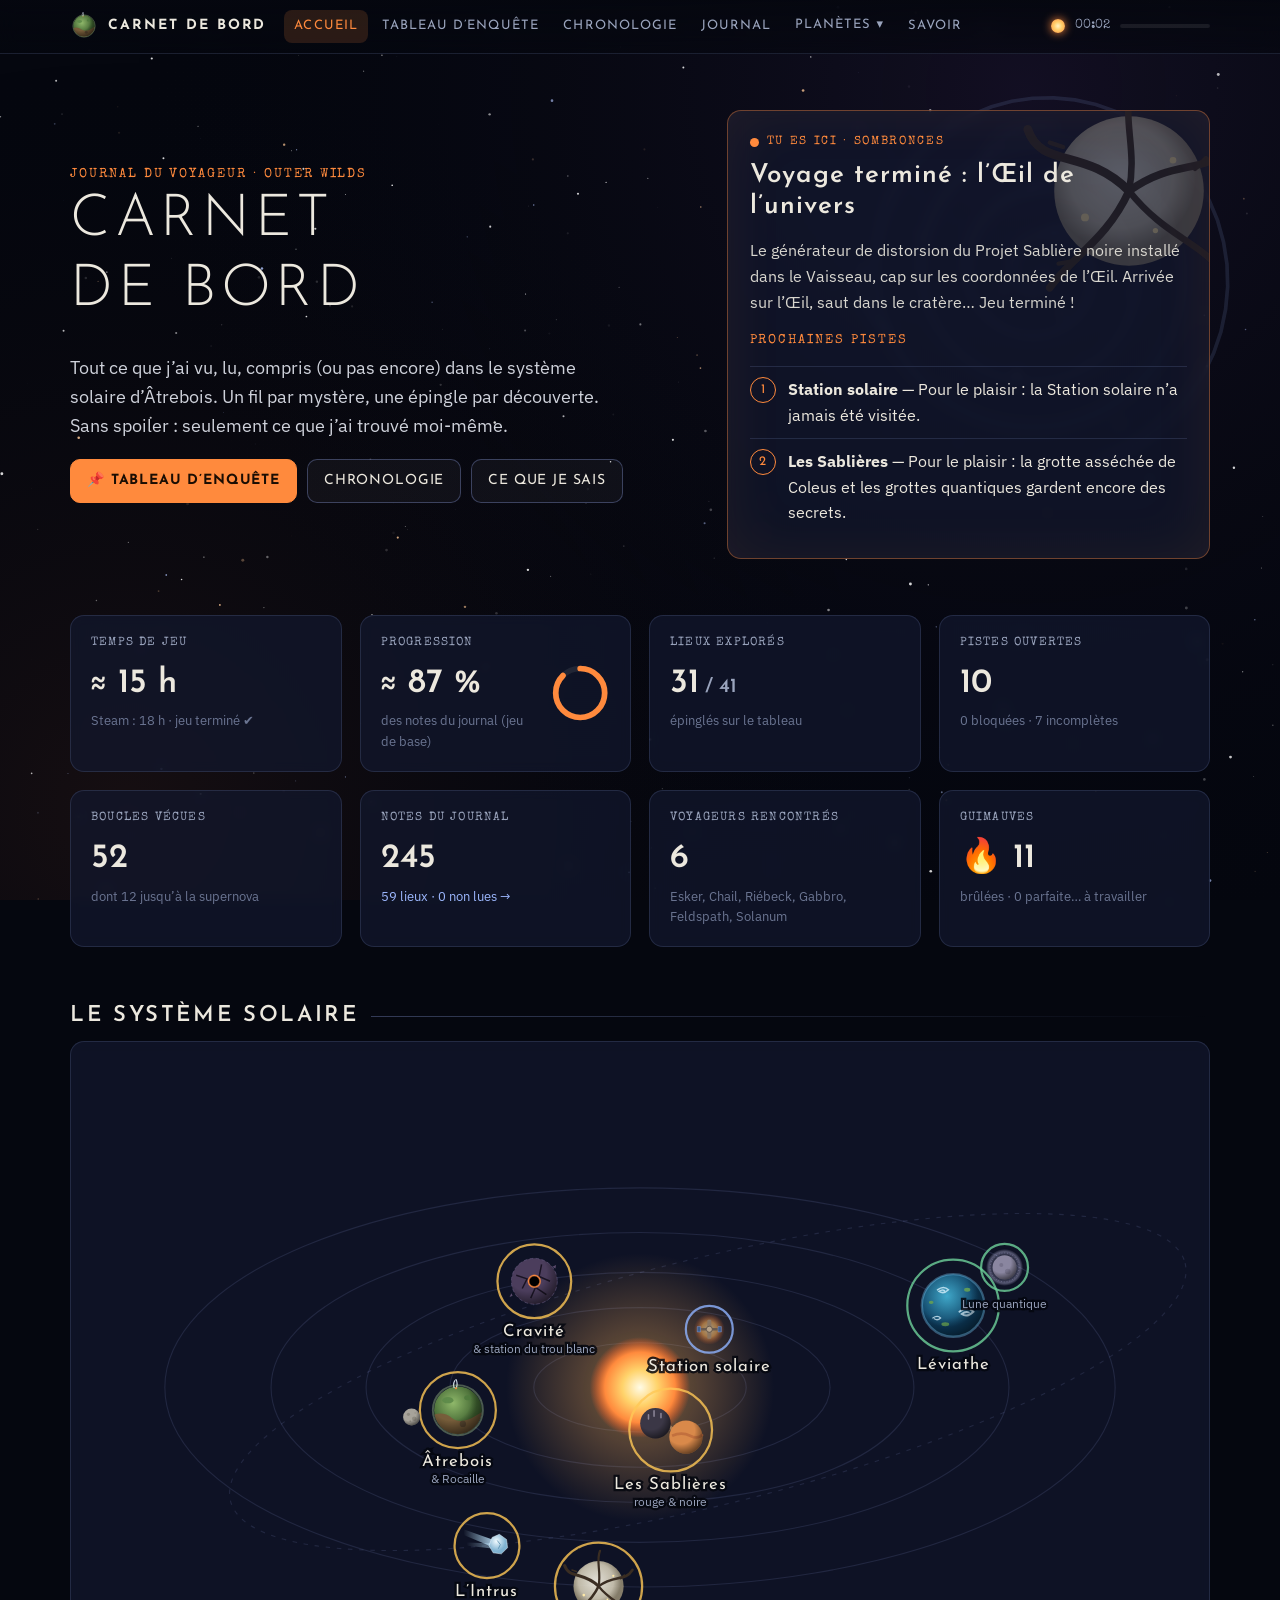
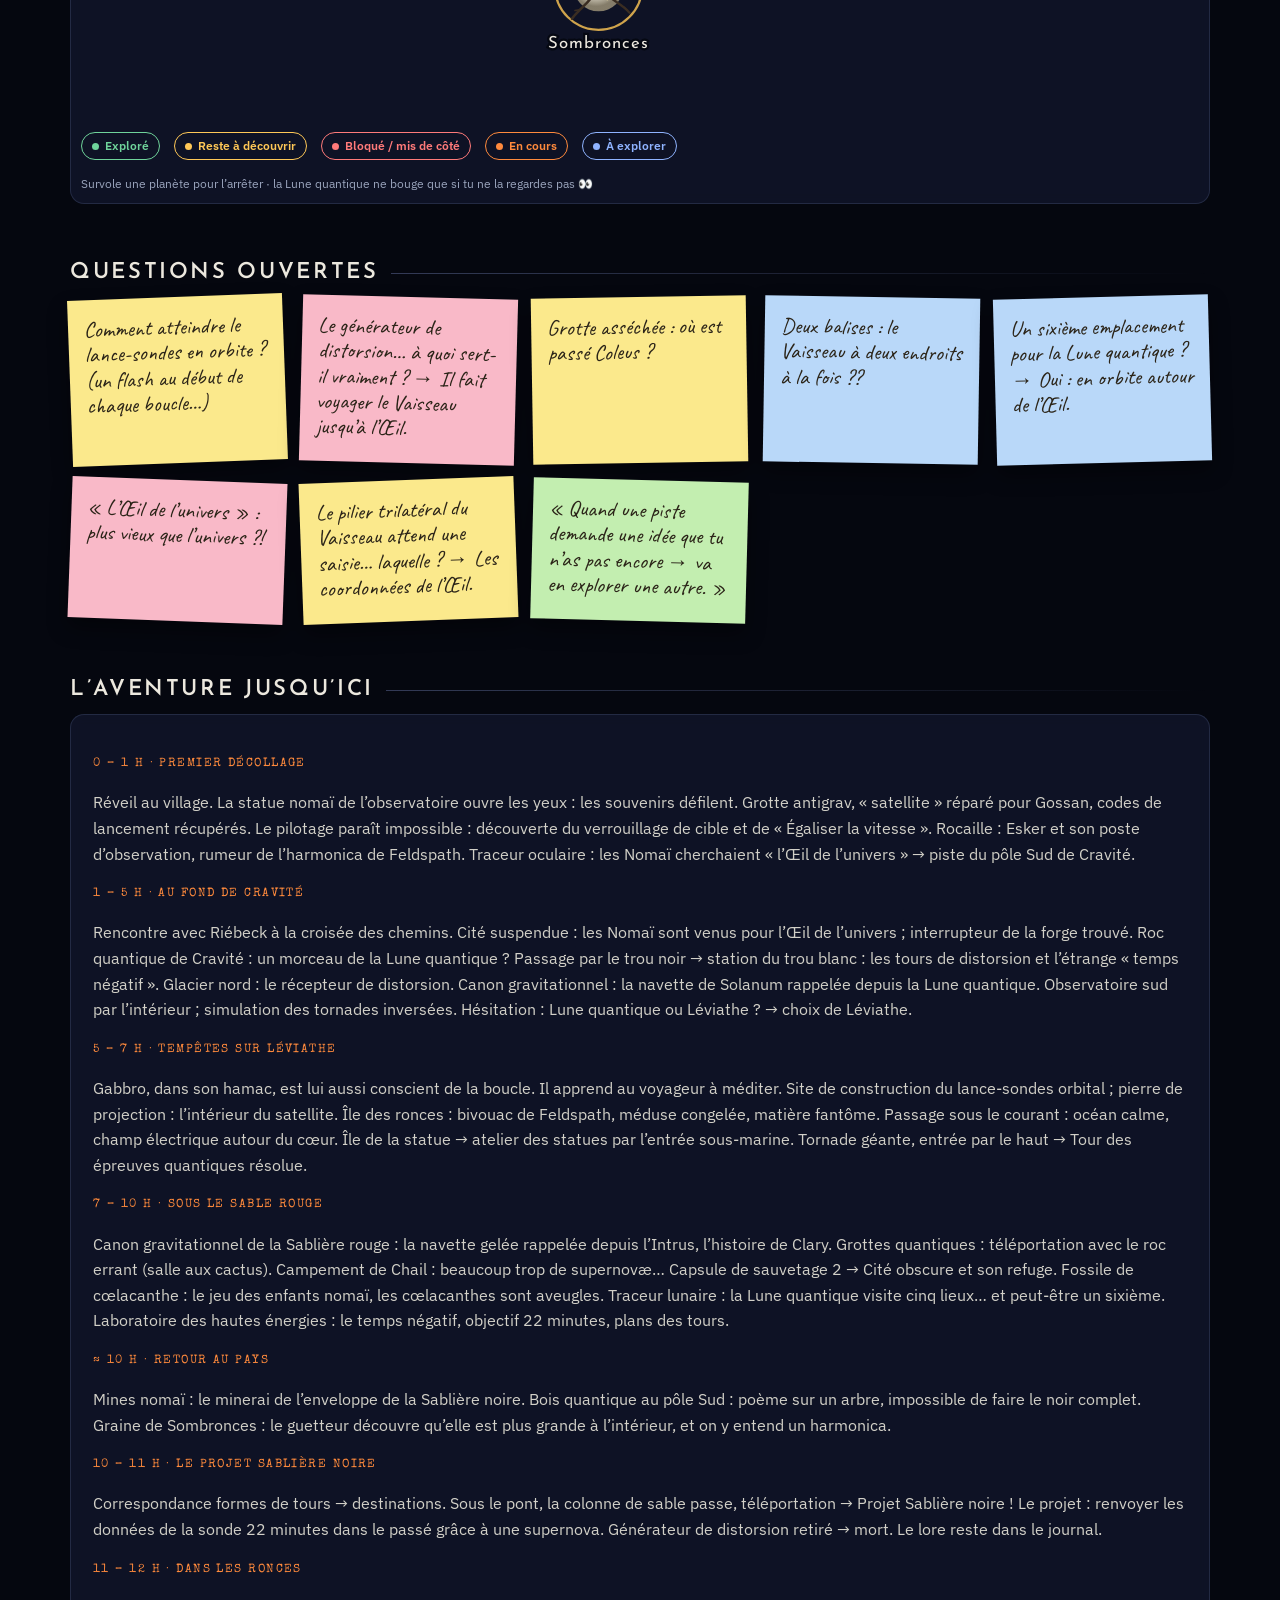
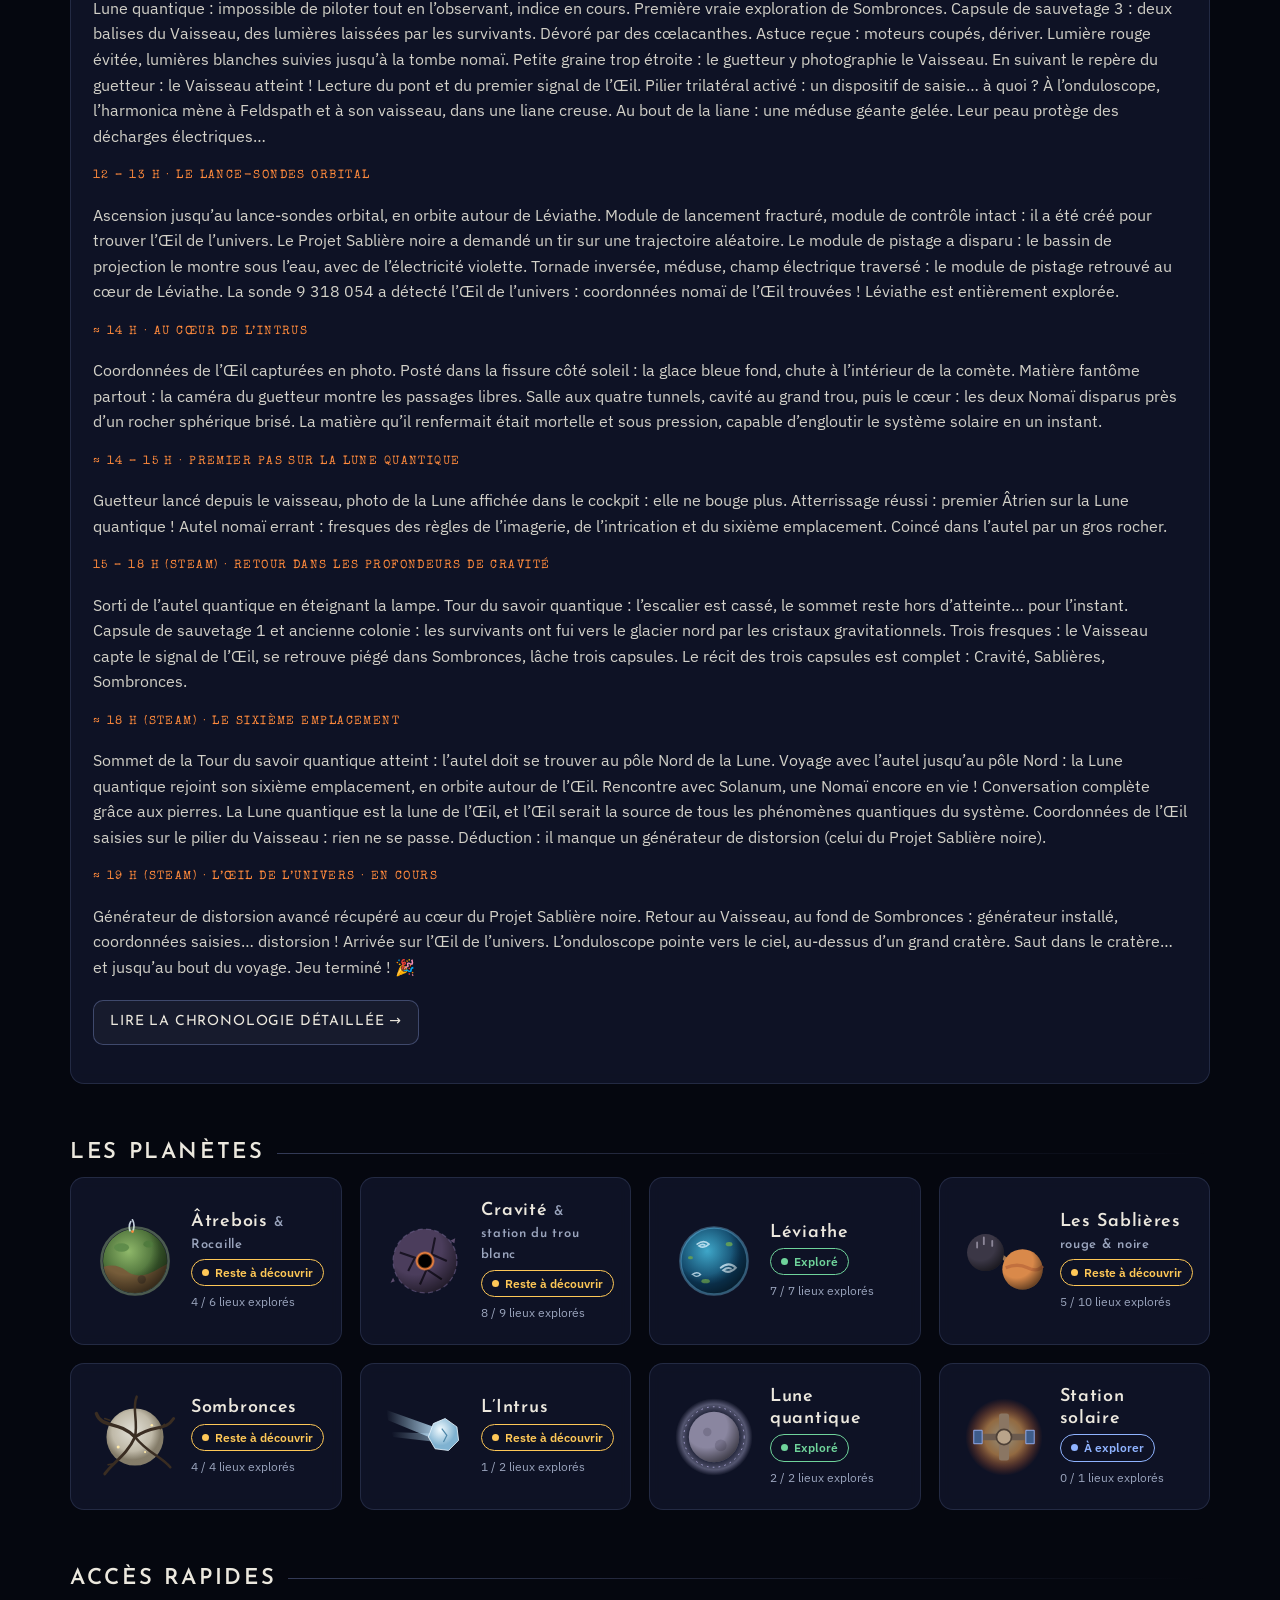
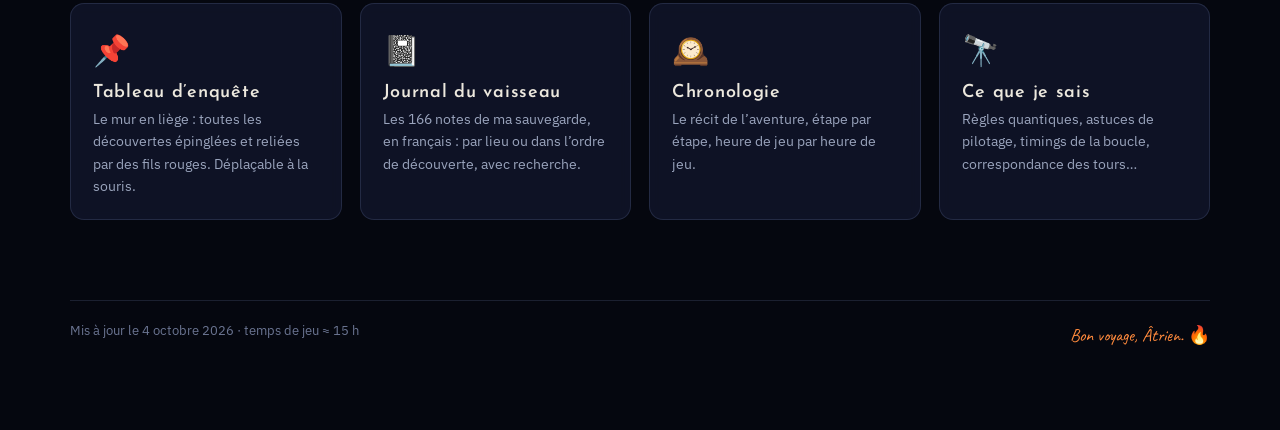
<file: index.html>
<!doctype html>
<html lang="fr">
<head>
<meta charset="utf-8">
<meta name="viewport" content="width=device-width, initial-scale=1">
<title>Carnet de bord — Outer Wilds</title>
<link rel="stylesheet" href="assets/style.css">
<style>
  .hero { display: grid; grid-template-columns: 1.3fr 1fr; gap: 28px; align-items: center; padding-top: 56px; position: relative; }
  .hero p.lead { font-size: 18px; color: #cfd2db; max-width: 560px; }
  .hero .spiral { position: absolute; right: -60px; top: -10px; opacity: .12; pointer-events: none; animation: spin 120s linear infinite; }
  @keyframes spin { to { transform: rotate(360deg); } }
  .here-card { position: relative; overflow: hidden; border-color: rgba(255,138,61,.4); box-shadow: 0 0 60px rgba(255,138,61,.08) inset; }
  .here-card .tag { font-family: var(--font-type); font-size: 12px; letter-spacing: .14em; color: var(--ember); text-transform: uppercase; display: flex; align-items: center; gap: 8px; }
  .here-card .tag::before { content: ""; width: 9px; height: 9px; border-radius: 50%; background: var(--ember); animation: pulse 1.6s infinite; color: var(--ember); }
  .here-card .pl { position: absolute; right: -30px; top: -30px; opacity: .35; animation: spin 90s linear infinite; }
  .here-card h3 { font-size: 26px; margin: 8px 0; position: relative; }
  .here-card p { position: relative; color: #d8d6cf; }
  .next { counter-reset: n; list-style: none; padding: 0; margin: 14px 0 0; position: relative; }
  .next li { counter-increment: n; display: flex; gap: 12px; align-items: flex-start; padding: 10px 0; border-top: 1px solid var(--line); }
  .next li::before { content: counter(n); flex: none; width: 24px; height: 24px; border-radius: 50%; border: 1px solid var(--ember); color: var(--ember); font-family: var(--font-title); font-size: 13px; display: grid; place-items: center; }
  .next a { color: var(--ink); }
  .next a:hover { color: var(--ember); }

  .ring { width: 74px; height: 74px; }
  .stat-row { display: flex; align-items: center; justify-content: space-between; gap: 10px; }

  /* Système solaire */
  .system { position: relative; padding: 10px; overflow: hidden; }
  .system svg.map { width: 100%; height: auto; display: block; }
  .system .orbit { fill: none; stroke: rgba(160,180,255,.13); stroke-width: 1; }
  .system .orbit.intrus { stroke-dasharray: 4 6; }
  .system a.pl { cursor: pointer; }
  .system a.pl .ringst { fill: none; stroke-width: 2; opacity: .8; }
  .system a.pl:hover .ringst { stroke-width: 3; opacity: 1; }
  .system text { font-family: var(--font-title); font-size: 15px; fill: var(--ink); letter-spacing: .06em; text-anchor: middle; paint-order: stroke; stroke: rgba(5,7,15,.85); stroke-width: 4px; }
  .system text.sub { font-family: var(--font-body); font-size: 11px; fill: var(--muted); letter-spacing: 0; }
  .system .here-ring { fill: none; stroke: var(--ember); stroke-width: 2; animation: herepulse 2s ease-out infinite; transform-box: fill-box; transform-origin: center; }
  @keyframes herepulse { 0% { transform: scale(.8); opacity: 1; } 100% { transform: scale(1.7); opacity: 0; } }
  .system .youhere { font-family: var(--font-hand); font-size: 22px; fill: var(--ember); stroke-width: 3px; }
  #qmoon { transition: opacity .5s; cursor: help; }
  .tip { position: absolute; pointer-events: none; background: var(--panel-solid); border: 1px solid var(--line-strong); border-radius: 12px; padding: 12px 14px; width: 260px; font-size: 14px; box-shadow: 0 20px 40px rgba(0,0,0,.5); opacity: 0; transition: opacity .2s; z-index: 5; }
  .tip b { font-family: var(--font-title); font-size: 17px; letter-spacing: .04em; }
  .tip .en { color: var(--faint); font-size: 12px; font-style: italic; }
  .legend { display: flex; gap: 14px; flex-wrap: wrap; margin-top: 10px; font-size: 13px; }

  .planet-tile { display: flex; gap: 14px; align-items: center; transition: transform .25s, border-color .25s; color: var(--ink); }
  .planet-tile:hover { transform: translateY(-3px); border-color: var(--line-strong); color: var(--ink); }
  .planet-tile svg { flex: none; transition: transform .6s; }
  .planet-tile:hover svg { transform: rotate(25deg) scale(1.06); }
  .planet-tile h3 { margin: 0 0 4px; }
  .planet-tile .count { font-size: 12px; color: var(--muted); margin-top: 6px; }

  .story p { color: #d2d0c8; }
  .story p b { color: var(--ink); }
  .story .chap { font-family: var(--font-type); color: var(--ember); font-size: 12px; letter-spacing: .12em; text-transform: uppercase; display: block; margin-top: 18px; }

  .quick a.panel { display: block; color: var(--ink); transition: .25s; position: relative; overflow: hidden; }
  .quick a.panel:hover { border-color: var(--ember); transform: translateY(-3px); }
  .quick .ico { font-size: 30px; }
  .quick h3 { margin: 8px 0 4px; }
  .quick p { margin: 0; color: var(--muted); font-size: 14px; }

  .postits { display: grid; grid-template-columns: repeat(auto-fit, minmax(200px, 1fr)); gap: 16px; }
  .postit { font-family: var(--font-hand); font-size: 22px; line-height: 1.15; color: #2b2418; padding: 18px 16px 22px; background: #fbe98c; box-shadow: 0 10px 20px rgba(0,0,0,.4); transform: rotate(var(--r, -1deg)); }
  .postit.pink { background: #f9b9c8; } .postit.blue { background: #b9d8f9; } .postit.green { background: #c3eeb0; }

  @media (max-width: 860px) { .hero { grid-template-columns: 1fr; } }
</style>
</head>
<body data-page="index">
<div class="page">

  <section class="hero" style="margin-top:0">
    <div class="spiral" id="heroSpiral"></div>
    <div class="reveal">
      <div class="eyebrow">Journal du voyageur · Outer Wilds</div>
      <h1>Carnet<br>de bord</h1>
      <p class="lead">Tout ce que j’ai vu, lu, compris (ou pas encore) dans le système solaire d’Âtrebois. Un fil par mystère, une épingle par découverte. Sans spoiler : seulement ce que j’ai trouvé moi-même.</p>
      <div style="display:flex;gap:10px;flex-wrap:wrap;margin-top:18px">
        <a class="btn primary" href="tableau.html">📌 Tableau d’enquête</a>
        <a class="btn" href="chronologie.html">Chronologie</a>
        <a class="btn" href="savoir.html">Ce que je sais</a>
      </div>
    </div>
    <div class="panel here-card reveal" id="here"></div>
  </section>

  <section>
    <div class="grid grid-4" id="stats"></div>
    <div class="grid grid-4" id="savestats" style="margin-top:18px"></div>
  </section>

  <section id="systeme">
    <h2>Le système solaire</h2>
    <div class="panel system reveal">
      <div class="tip" id="tip"></div>
      <svg class="map" id="map" viewBox="0 0 1000 600"></svg>
      <div class="legend" id="legend"></div>
    </div>
  </section>

  <section>
    <h2>Questions ouvertes</h2>
    <div class="postits reveal" id="postits"></div>
  </section>

  <section>
    <h2>L’aventure jusqu’ici</h2>
    <div class="panel story reveal" id="story"></div>
  </section>

  <section>
    <h2>Les planètes</h2>
    <div class="grid grid-3" id="planets"></div>
  </section>

  <section class="quick">
    <h2>Accès rapides</h2>
    <div class="grid grid-3">
      <a class="panel reveal" href="tableau.html"><div class="ico">📌</div><h3>Tableau d’enquête</h3><p>Le mur en liège : toutes les découvertes épinglées et reliées par des fils rouges. Déplaçable à la souris.</p></a>
      <a class="panel reveal" href="journal.html"><div class="ico">📓</div><h3>Journal du vaisseau</h3><p>Les 166 notes de ma sauvegarde, en français : par lieu ou dans l’ordre de découverte, avec recherche.</p></a>
      <a class="panel reveal" href="chronologie.html"><div class="ico">🕰️</div><h3>Chronologie</h3><p>Le récit de l’aventure, étape par étape, heure de jeu par heure de jeu.</p></a>
      <a class="panel reveal" href="savoir.html"><div class="ico">🔭</div><h3>Ce que je sais</h3><p>Règles quantiques, astuces de pilotage, timings de la boucle, correspondance des tours…</p></a>
    </div>
  </section>
</div>

<script src="assets/data.js"></script>
<script src="assets/journal.js"></script>
<script src="assets/common.js"></script>
<script>
(function () {
  const D = OW, U = OWUI, { esc, STATUS, pill, planetSVG, planet } = U;

  document.getElementById("heroSpiral").innerHTML = U.nomaiSpiral(460, "#9db8ff");

  /* --- Tu es ici --- */
  const now = D.now, np = planet(now.planet);
  document.getElementById("here").innerHTML = `
    <div class="pl">${planetSVG(now.planet, 220)}</div>
    <div class="tag">Tu es ici · ${esc(np.name)}</div>
    <h3>${esc(now.title)}</h3>
    <p>${esc(now.text)}</p>
    <div class="eyebrow" style="margin-top:14px;position:relative">Prochaines pistes</div>
    <ol class="next">${now.nextSteps.map(s => `<li><a href="${planet(s.planet).page}"><b>${esc(planet(s.planet).name)}</b> — ${esc(s.text)}</a></li>`).join("")}</ol>`;

  /* --- Stats --- */
  const cards = D.cards;
  const done = cards.filter(c => c.status === "done").length;
  const open = cards.filter(c => c.status !== "done").length;
  const ring = (pct) => {
    const r = 30, C = 2 * Math.PI * r;
    return `<svg class="ring" viewBox="0 0 74 74"><circle cx="37" cy="37" r="${r}" fill="none" stroke="rgba(255,255,255,.08)" stroke-width="7"/>
      <circle cx="37" cy="37" r="${r}" fill="none" stroke="var(--ember)" stroke-width="7" stroke-linecap="round" stroke-dasharray="${C * pct / 100} ${C}" transform="rotate(-90 37 37)"/></svg>`;
  };
  document.getElementById("stats").innerHTML = `
    <div class="panel stat reveal"><div class="k">Temps de jeu</div><div class="v">${esc(D.meta.playtime)}</div><div class="s" title="${esc(D.meta.playtimeNote)}">Steam : ${esc(D.meta.steam)} · ${D.meta.finished ? "jeu terminé ✔" : `fin estimée ${esc(D.meta.estimateTotal)}`}</div></div>
    <div class="panel stat reveal"><div class="stat-row"><div><div class="k">Progression</div><div class="v">≈ ${D.meta.progress} %</div><div class="s" title="${esc(D.meta.estimateNote || "")}">des notes du journal (jeu de base)</div></div>${ring(D.meta.progress)}</div></div>
    <div class="panel stat reveal"><div class="k">Lieux explorés</div><div class="v">${done}<span class="muted" style="font-size:20px"> / ${cards.length}</span></div><div class="s">épinglés sur le tableau</div></div>
    <div class="panel stat reveal"><div class="k">Pistes ouvertes</div><div class="v">${open}</div><div class="s">${cards.filter(c => c.status === "blocked").length} bloquées · ${cards.filter(c => c.status === "partial").length} incomplètes</div></div>`;

  /* --- Stats de la sauvegarde --- */
  const S = D.save, J = window.OW_JOURNAL;
  const unread = J ? J.entries.reduce((a, e) => a + e.facts.filter(f => f.unread).length, 0) : 0;
  document.getElementById("savestats").innerHTML = `
    <div class="panel stat reveal"><div class="k">Boucles vécues</div><div class="v">${S.loops}</div><div class="s">dont ${S.fullLoops} jusqu’à la supernova</div></div>
    <div class="panel stat reveal"><div class="k">Notes du journal</div><div class="v">${J ? J.meta.factCount : S.facts}</div><div class="s"><a href="journal.html">${J ? J.entries.length : S.entries} lieux · ${unread} non lues →</a></div></div>
    <div class="panel stat reveal"><div class="k">Voyageurs rencontrés</div><div class="v">${S.travelers.length}</div><div class="s">${S.travelers.join(", ")}</div></div>
    <div class="panel stat reveal"><div class="k">Guimauves</div><div class="v">🔥 ${S.burnedMarshmallows}</div><div class="s">brûlées · ${S.perfectMarshmallows} parfaite${S.perfectMarshmallows > 1 ? "s" : ""}… à travailler</div></div>`;

  /* --- Post-its --- */
  document.getElementById("postits").innerHTML = D.notes.map((n, i) =>
    `<div class="postit ${n.color}" style="--r:${(i % 2 ? 1.5 : -1.5) + (i % 3 - 1) * .6}deg">${esc(n.text)}</div>`).join("");

  /* --- Récit --- */
  document.getElementById("story").innerHTML = D.timeline.map(t => `
    <span class="chap">${esc(t.hours)} · ${esc(t.title)}${t.current ? " · en cours" : ""}</span>
    <p>${t.items.map(esc).join(" ")}</p>`).join("") +
    `<p style="margin-top:20px"><a class="btn" href="chronologie.html">Lire la chronologie détaillée →</a></p>`;

  /* --- Tuiles planètes --- */
  document.getElementById("planets").innerHTML = D.planets.map(p => {
    const cs = cards.filter(c => c.planet === p.id), d = cs.filter(c => c.status === "done").length;
    return `<a class="panel planet-tile reveal" href="${p.page}">${planetSVG(p.id === "sablieres" ? "sablieres" : p.id, 84)}
      <div><h3>${esc(p.name)} <span class="muted" style="font-size:13px">${esc(p.sub)}</span></h3>${pill(p.status)}
      <div class="count">${d} / ${cs.length} lieux explorés</div></div></a>`;
  }).join("");

  /* --- Carte du système --- */
  const svg = document.getElementById("map"), tip = document.getElementById("tip");
  const CX = 500, CY = 300, K = 0.42;
  const bodies = [
    { id: "sablieres",  r: 95,  a: 0.6, sp: 0.00030, s: 62 },
    { id: "atrebois",   r: 170, a: 2.4, sp: 0.00020, s: 56, moon: true },
    { id: "cravite",    r: 245, a: 4.0, sp: 0.00014, s: 54 },
    { id: "leviathe",   r: 330, a: 5.5, sp: 0.00010, s: 70 },
    { id: "sombronces", r: 425, a: 1.5, sp: 0.00007, s: 66 }
  ];
  let h = `<defs><radialGradient id="glow"><stop offset="0" stop-color="#ffb35a" stop-opacity=".5"/><stop offset="1" stop-color="#ffb35a" stop-opacity="0"/></radialGradient></defs>`;
  bodies.forEach(b => h += `<ellipse class="orbit" cx="${CX}" cy="${CY}" rx="${b.r}" ry="${b.r * K}"/>`);
  h += `<ellipse class="orbit intrus" cx="${CX + 60}" cy="${CY + 10}" rx="440" ry="110" transform="rotate(-14 ${CX} ${CY})"/>`;
  h += `<circle cx="${CX}" cy="${CY}" r="120" fill="url(#glow)"/><g transform="translate(${CX - 45},${CY - 45})">${planetSVG("soleil", 90)}</g>`;
  const node = (id, s, label, sub) => {
    const p = planet(id), st = STATUS[p.status];
    return `<a class="pl" href="${p.page}" data-id="${id}"><g class="body" data-id="${id}">
      ${p.status === "current" ? `<circle class="here-ring" r="${s / 2 + 4}"/>` : ""}
      <circle class="ringst" r="${s / 2 + 6}" stroke="${st.hex}"/>
      <g transform="translate(${-s / 2},${-s / 2})">${planetSVG(id, s)}</g>
      <text y="${s / 2 + 22}">${esc(label)}</text>${sub ? `<text class="sub" y="${s / 2 + 37}">${esc(sub)}</text>` : ""}
      ${p.status === "current" ? `<text class="youhere" x="${s / 2 + 40}" y="${-s / 2 + 6}">← tu es ici</text>` : ""}
    </g></a>`;
  };
  bodies.forEach(b => { const p = planet(b.id); h += node(b.id, b.s, p.name, p.sub); });
  h += `<g id="moon">${planetSVG("lune", 20)}</g>`;
  h += `<g transform="translate(${CX + 62},${CY - 52})">${node("station-solaire", 30, "Station solaire", "")}</g>`;
  h += node("intrus", 46, "L’Intrus", "");
  h += `<a class="pl" href="${planet("lune-quantique").page}" data-id="lune-quantique"><g id="qmoon" class="body" data-id="lune-quantique">
          <circle class="ringst" r="21" stroke="${STATUS[planet("lune-quantique").status].hex}"/>
          <g transform="translate(-18,-18)">${planetSVG("lune-quantique", 36)}</g>
          <text class="sub" y="36">Lune quantique</text></g></a>`;
  svg.innerHTML = h;

  const els = {}; svg.querySelectorAll("g.body").forEach(g => els[g.dataset.id] = g);
  const moon = svg.querySelector("#moon"), qm = svg.querySelector("#qmoon");
  let hover = false, last = performance.now(), ia = 2.0, qHost = "leviathe", qObserved = false;
  const reduce = matchMedia("(prefers-reduced-motion: reduce)").matches;
  const pos = {};
  function place(t) {
    const dt = t - last; last = t;
    if (!hover && !reduce) { bodies.forEach(b => b.a += b.sp * dt); ia += 0.00005 * dt; }
    bodies.forEach(b => {
      const x = CX + Math.cos(b.a) * b.r, y = CY + Math.sin(b.a) * b.r * K;
      pos[b.id] = [x, y]; els[b.id].setAttribute("transform", `translate(${x},${y})`);
      if (b.moon) moon.setAttribute("transform", `translate(${x + Math.cos(t / 900) * 44 - 10},${y + Math.sin(t / 900) * 18 - 10})`);
    });
    // Intrus : ellipse inclinée
    const rot = -14 * Math.PI / 180, ex = 60 + Math.cos(ia) * 440, ey = 10 + Math.sin(ia) * 110;
    const ix = CX + ex * Math.cos(rot) - ey * Math.sin(rot), iy = CY + ex * Math.sin(rot) + ey * Math.cos(rot);
    pos.intrus = [ix, iy]; els.intrus.setAttribute("transform", `translate(${ix},${iy})`);
    const hp = pos[qHost]; qm.setAttribute("transform", `translate(${hp[0] + 46},${hp[1] - 34})`);
    requestAnimationFrame(place);
  }
  requestAnimationFrame(place);

  // La Lune quantique change de place… quand personne ne la regarde
  const hosts = ["sablieres", "atrebois", "cravite", "leviathe", "sombronces"];
  setInterval(() => {
    if (qObserved || reduce) return;
    qm.style.opacity = 0;
    setTimeout(() => { qHost = hosts.filter(x => x !== qHost)[Math.floor(Math.random() * 4)]; qm.style.opacity = 1; }, 500);
  }, 3800);

  svg.addEventListener("mouseenter", () => hover = true);
  svg.addEventListener("mouseleave", () => { hover = false; tip.style.opacity = 0; });
  svg.querySelectorAll("a.pl").forEach(a => {
    const p = planet(a.dataset.id);
    a.addEventListener("mouseenter", () => {
      if (p.id === "lune-quantique") qObserved = true;
      const cs = cards.filter(c => c.planet === p.id);
      tip.innerHTML = `<b>${esc(p.name)}</b> <span class="en">${esc(p.en)}</span><div style="margin:6px 0">${pill(p.status)}</div>
        <div style="color:#cfd2db">${esc(p.blurb)}</div>
        ${p.id === "lune-quantique" ? `<div class="hand" style="color:var(--nomai-violet);font-size:19px;margin-top:6px">Observée : elle ne bouge plus.</div>` : ""}
        <div class="muted" style="font-size:12px;margin-top:6px">${cs.filter(c => c.status === "done").length}/${cs.length} lieux · clic pour ouvrir</div>`;
      tip.style.opacity = 1;
    });
    a.addEventListener("mousemove", e => {
      const r = svg.parentElement.getBoundingClientRect();
      let x = e.clientX - r.left + 16, y = e.clientY - r.top + 16;
      if (x + 270 > r.width) x -= 300;
      tip.style.left = x + "px"; tip.style.top = y + "px";
    });
    a.addEventListener("mouseleave", () => { tip.style.opacity = 0; if (p.id === "lune-quantique") qObserved = false; });
  });

  document.getElementById("legend").innerHTML = Object.keys(STATUS).map(k => pill(k)).join("") +
    `<span class="muted" style="font-size:12px">Survole une planète pour l’arrêter · la Lune quantique ne bouge que si tu ne la regardes pas 👀</span>`;
})();
</script>
</body>
</html>
</file>
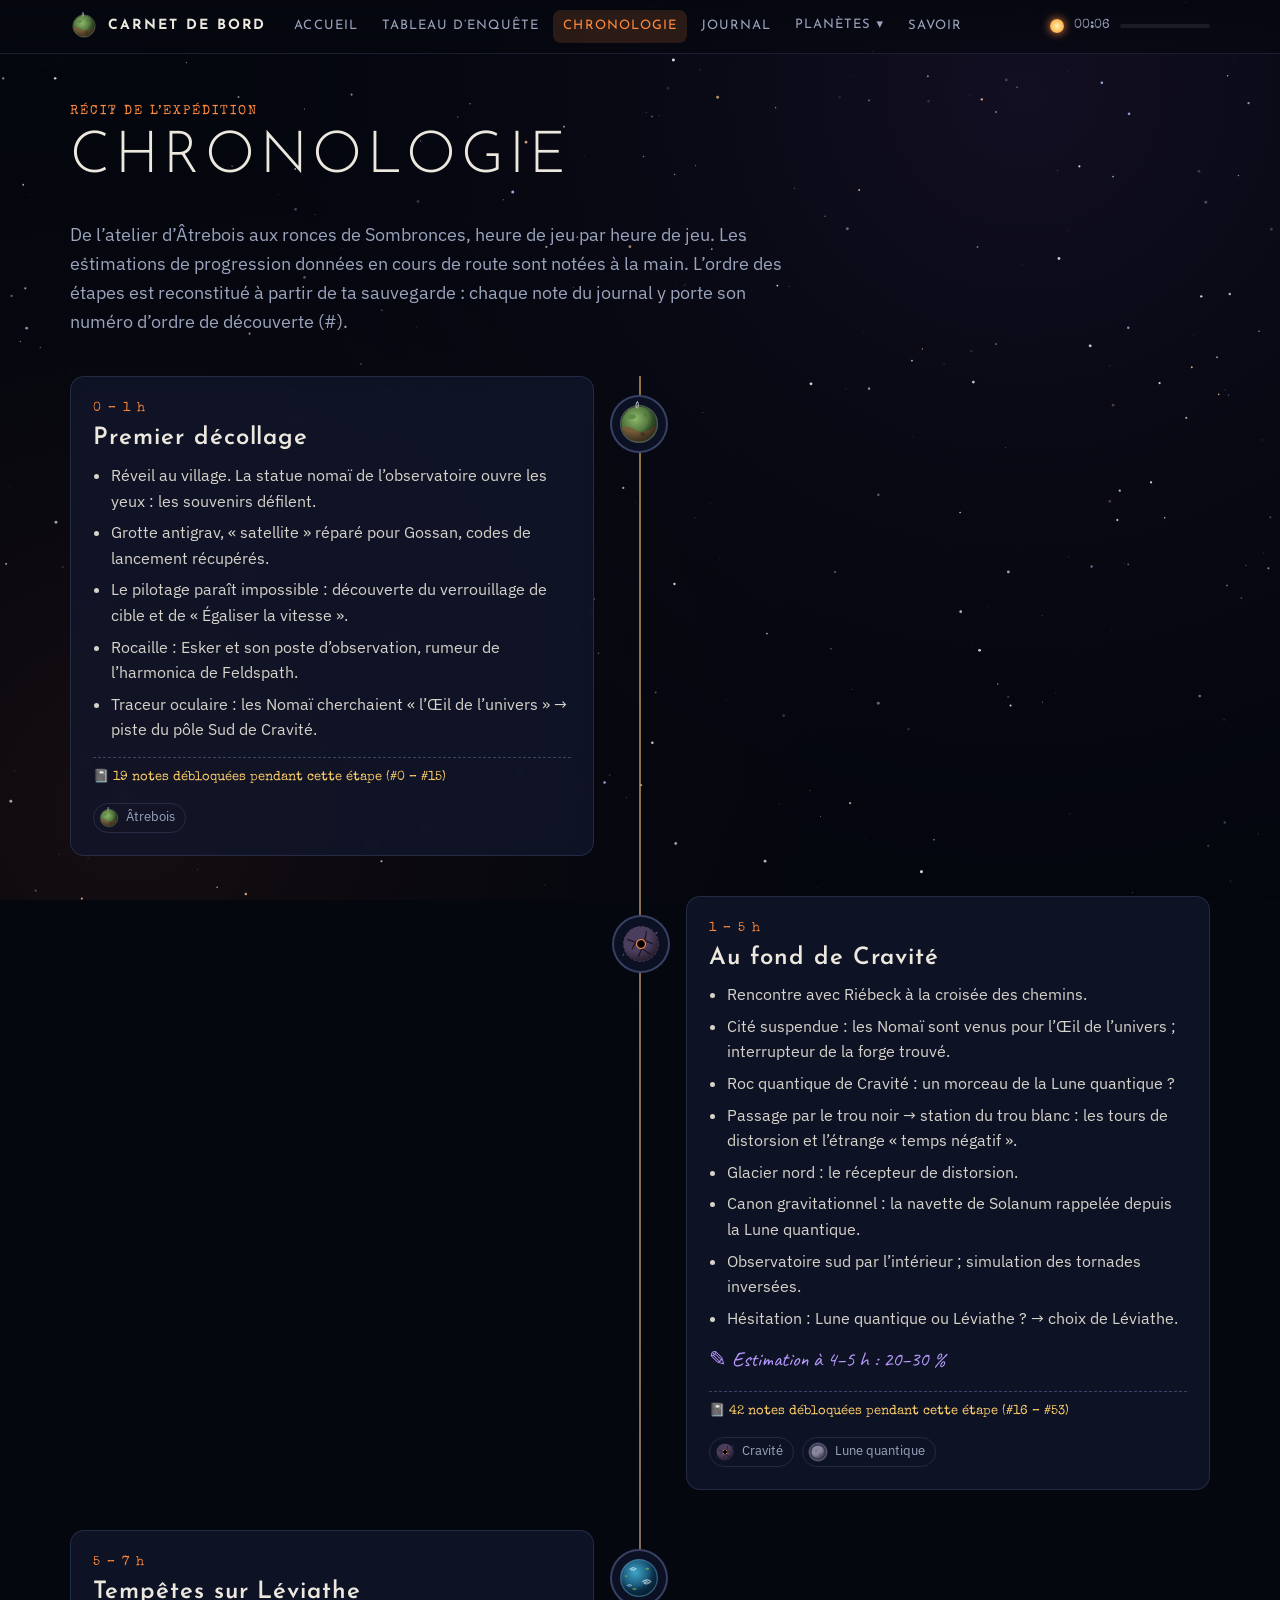
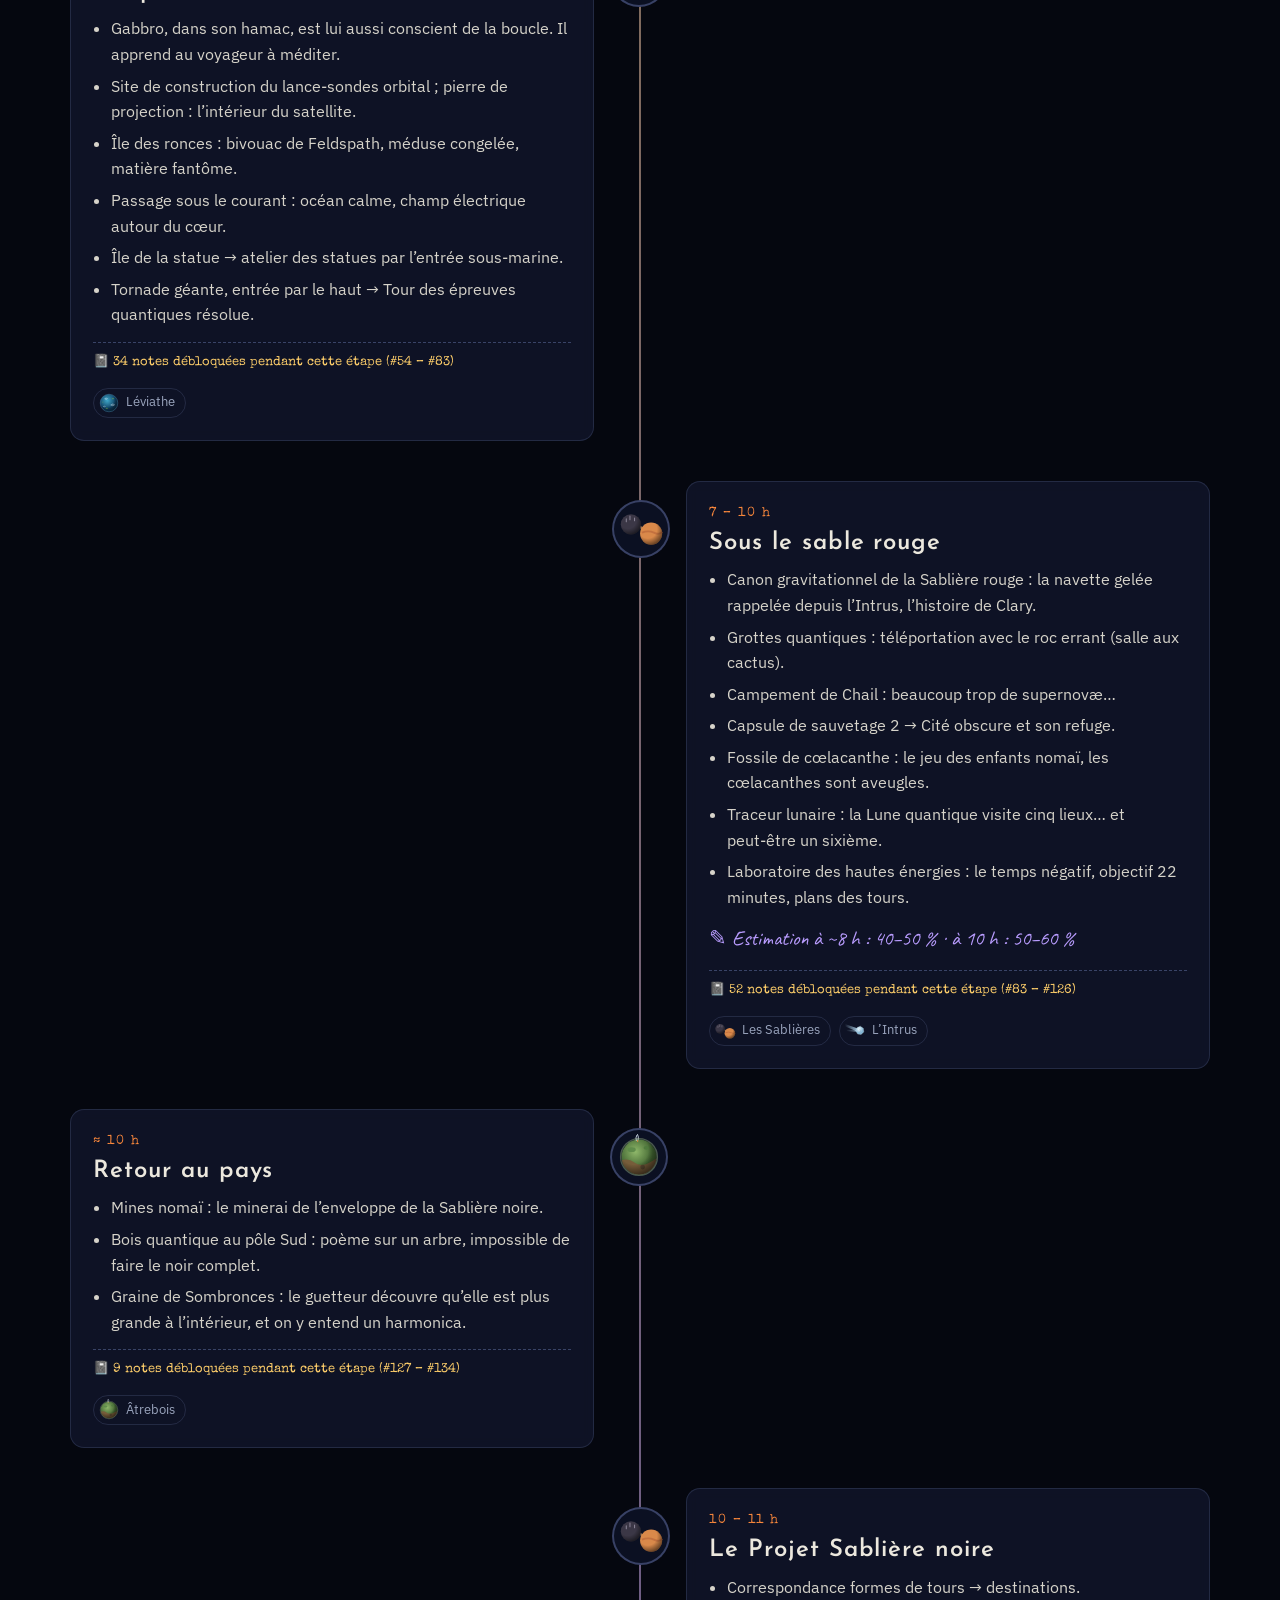
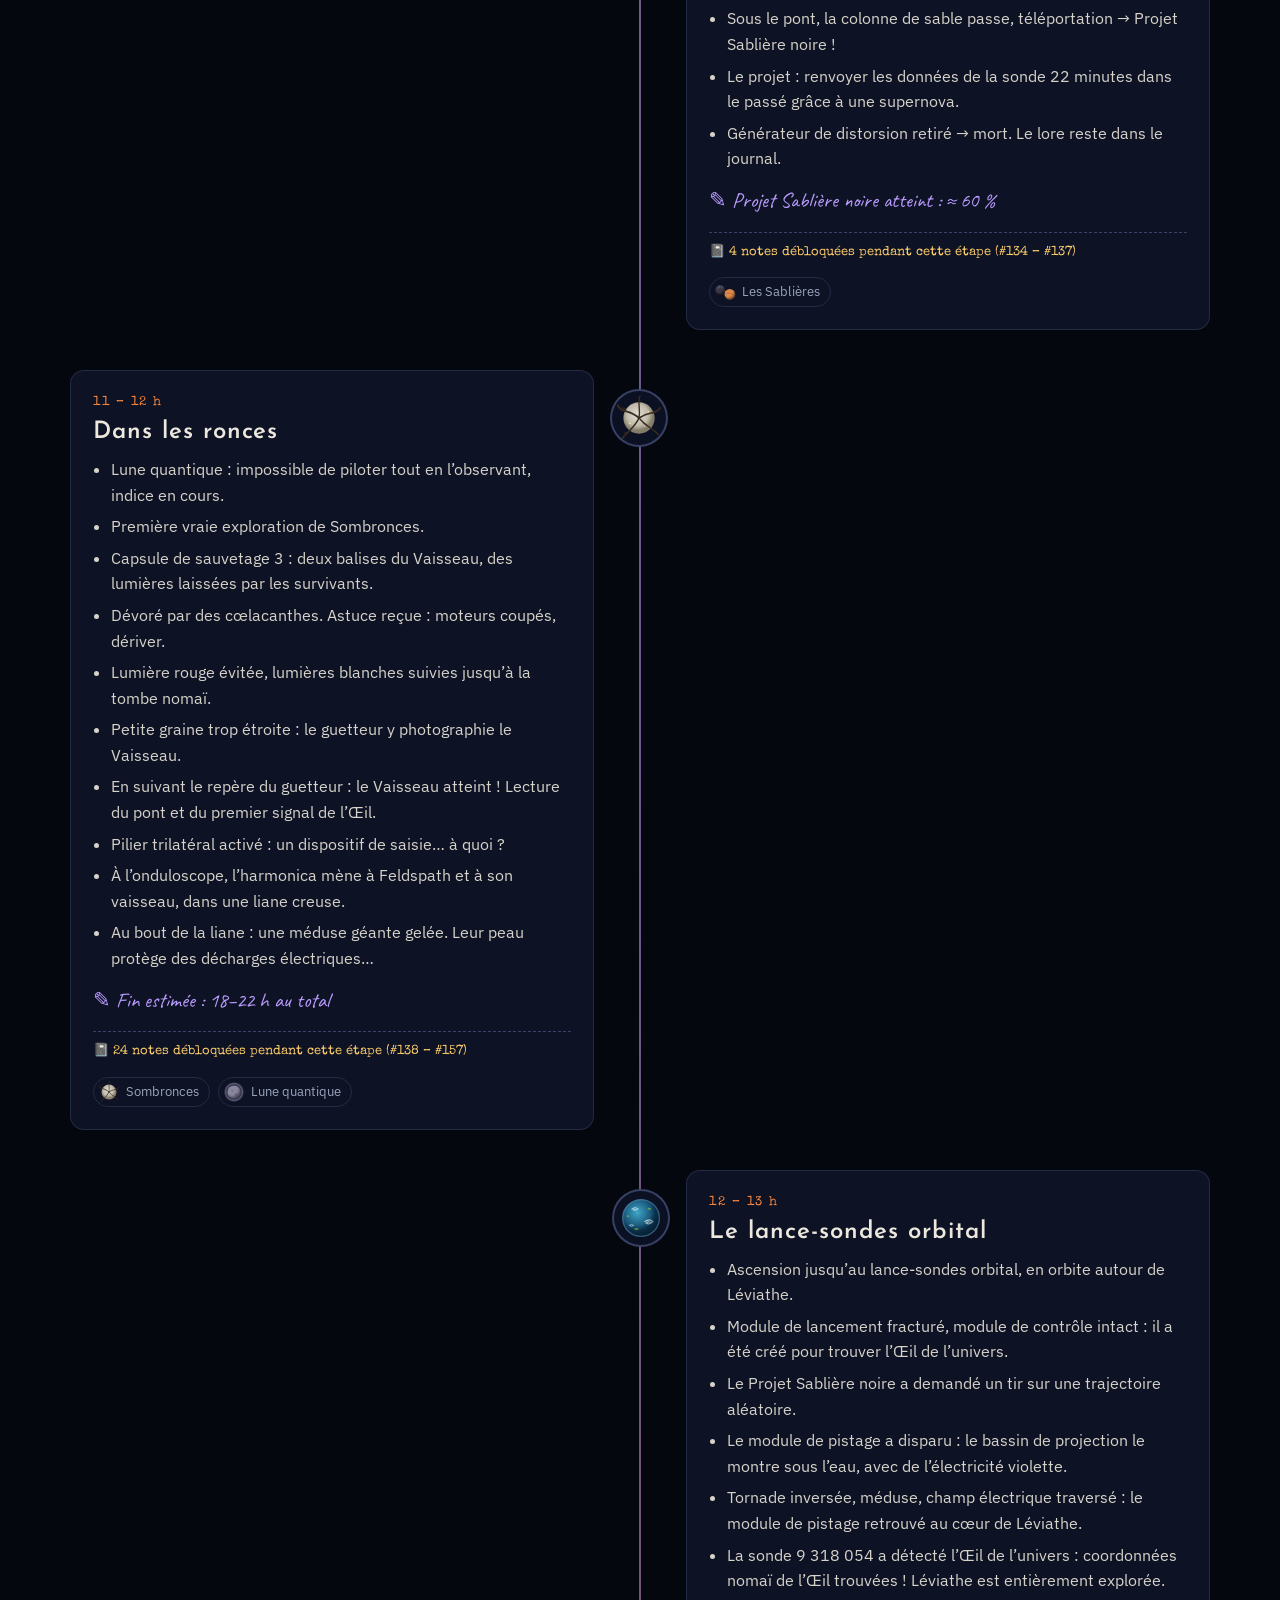
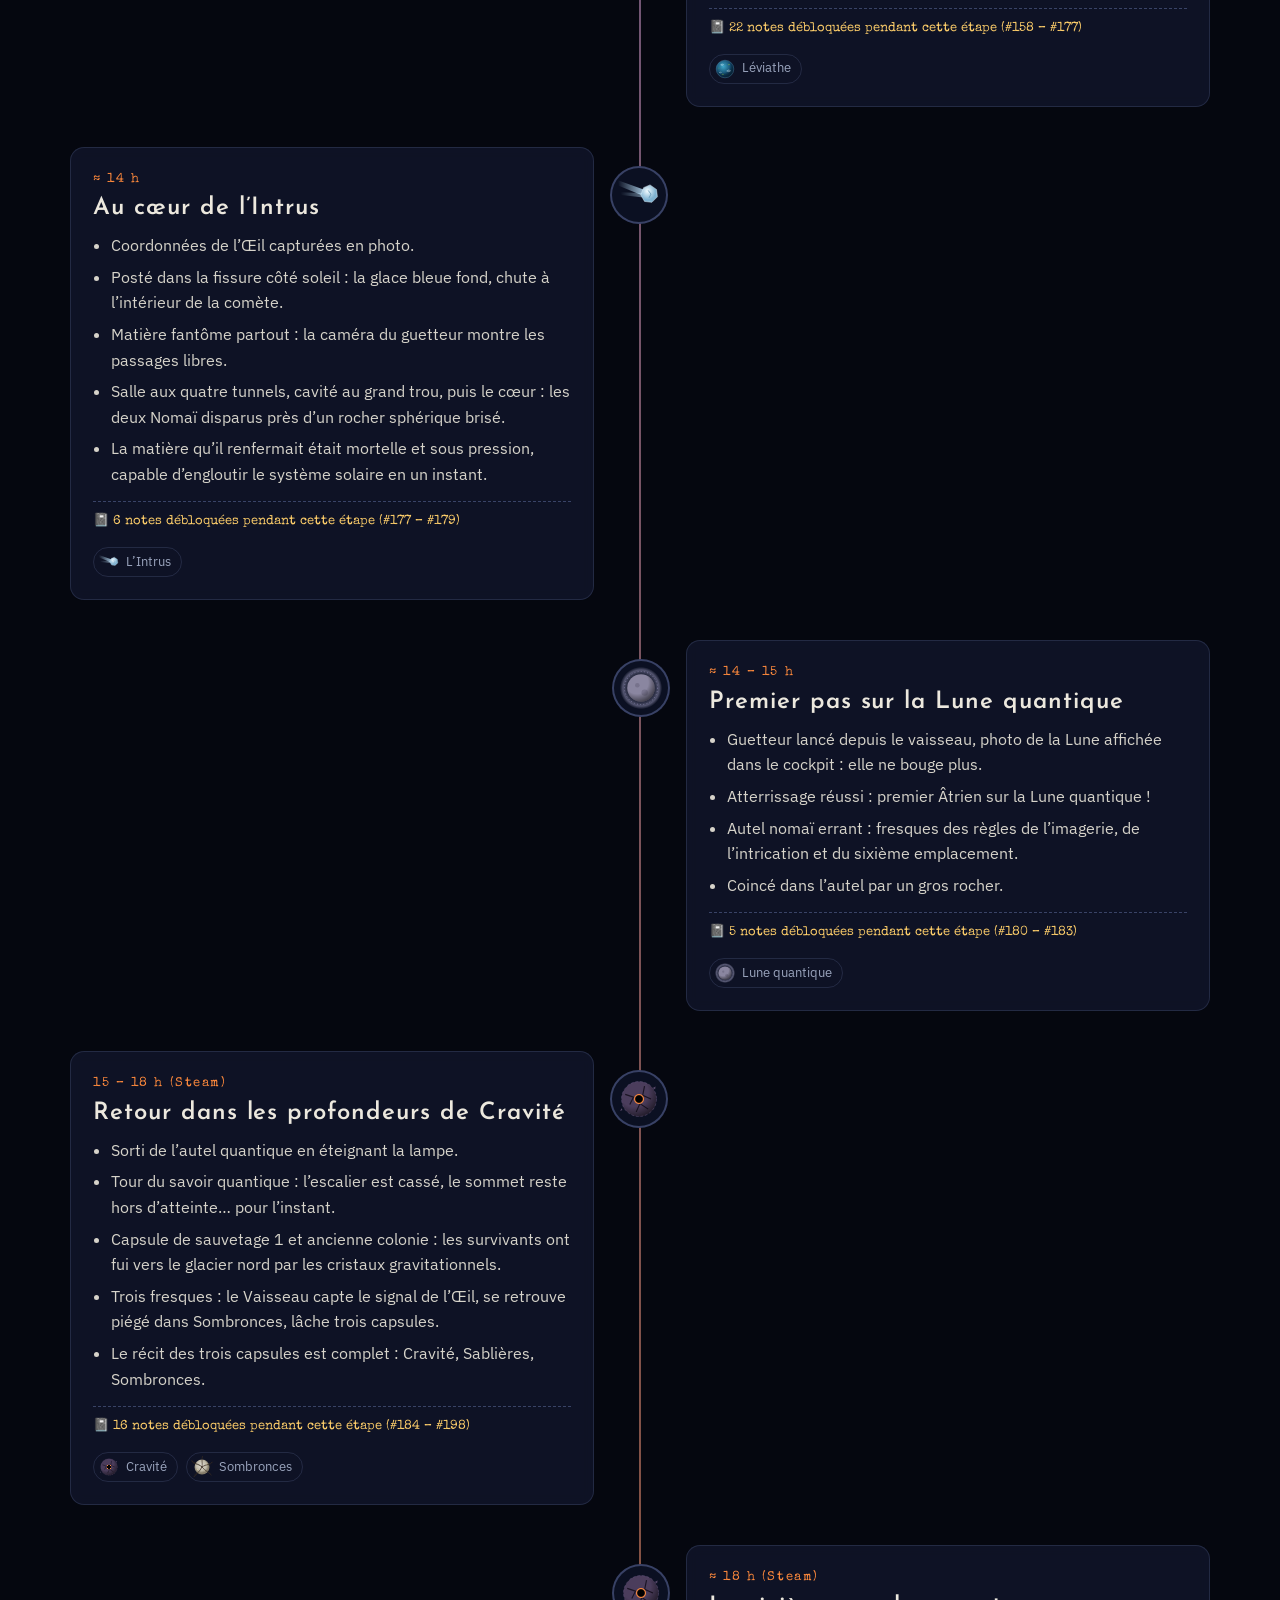
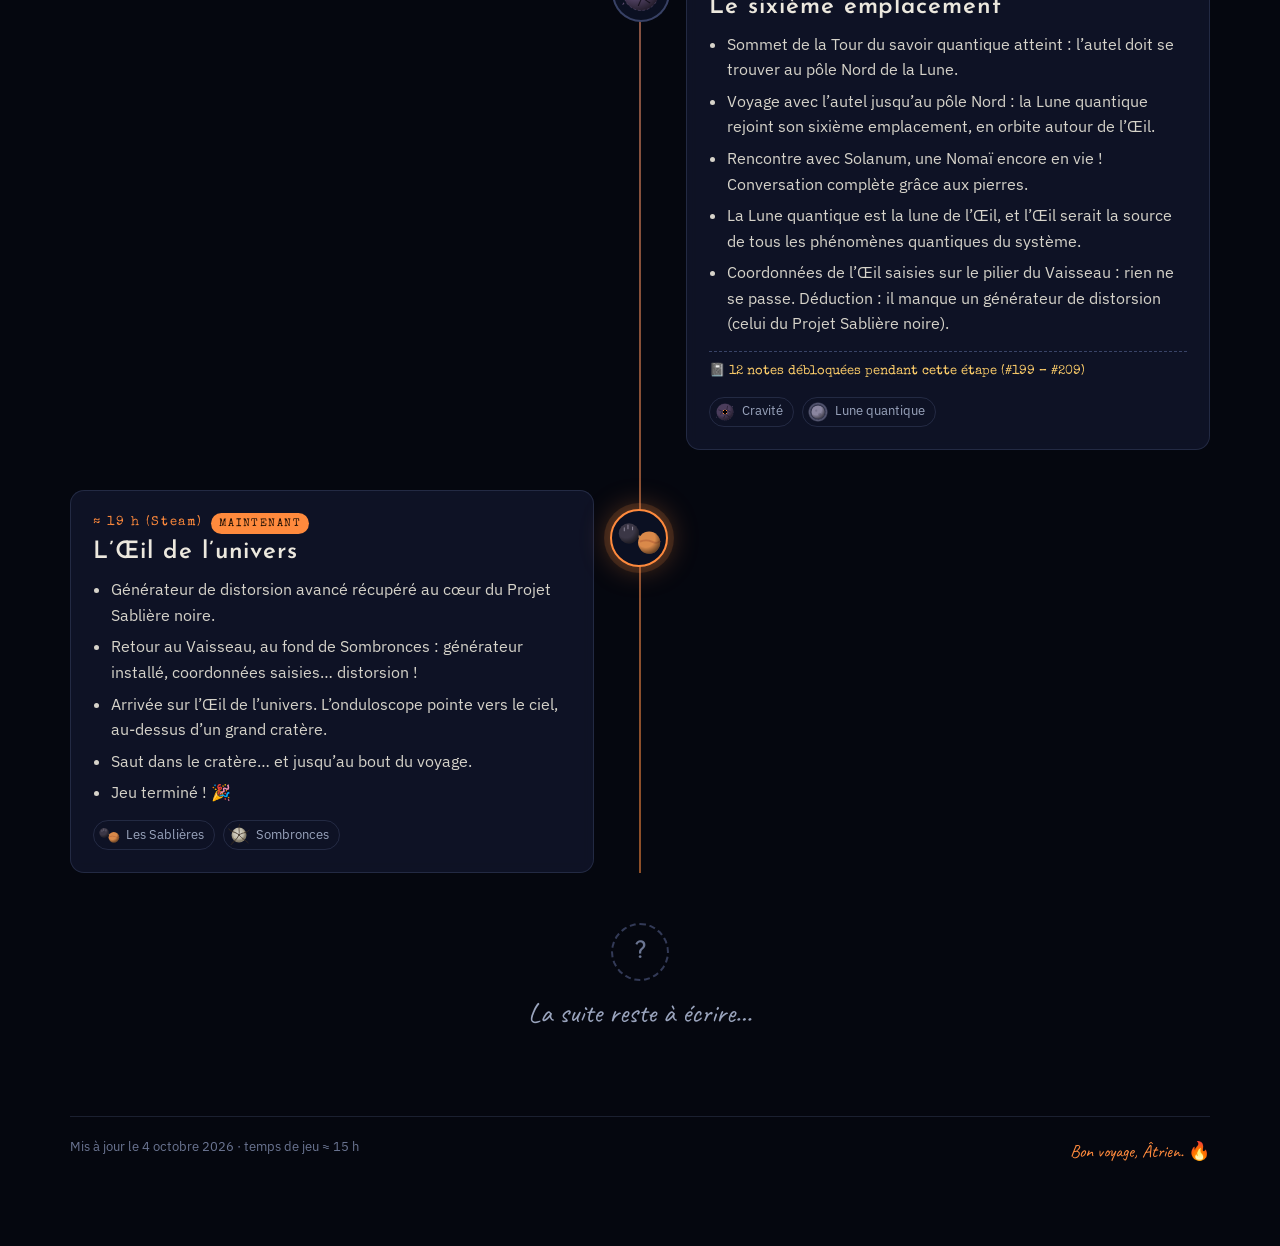
<file: chronologie.html>
<!doctype html>
<html lang="fr">
<head>
<meta charset="utf-8">
<meta name="viewport" content="width=device-width, initial-scale=1">
<title>Chronologie — Outer Wilds</title>
<link rel="stylesheet" href="assets/style.css">
<style>
  .intro { padding-top: 48px; max-width: 720px; }
  .tl { position: relative; margin-top: 40px; padding-left: 0; }
  .tl::before { content: ""; position: absolute; left: 50%; top: 0; bottom: 0; width: 2px; transform: translateX(-50%);
    background: linear-gradient(to bottom, var(--sun), var(--nomai-violet) 50%, var(--ember)); opacity: .55; }
  .step { position: relative; width: calc(50% - 46px); margin-bottom: 40px; }
  .step:nth-child(odd) { margin-right: auto; }
  .step:nth-child(even) { margin-left: auto; }
  .step .node { position: absolute; top: 18px; width: 58px; height: 58px; border-radius: 50%; background: var(--space-1); border: 2px solid var(--line-strong); display: grid; place-items: center; }
  .step:nth-child(odd) .node { right: -75px; }
  .step:nth-child(even) .node { left: -75px; }
  .step.current .node { border-color: var(--ember); box-shadow: 0 0 0 6px rgba(255,138,61,.15), 0 0 30px rgba(255,138,61,.4); }
  .step .hours { font-family: var(--font-type); color: var(--ember); font-size: 13px; letter-spacing: .12em; }
  .step h3 { font-size: 24px; margin: 4px 0 10px; }
  .step ul { margin: 0; padding-left: 18px; }
  .step li { margin: 6px 0; color: #d6d3ca; }
  .step .pls { display: flex; gap: 8px; margin-top: 14px; flex-wrap: wrap; }
  .step .pls a { display: inline-flex; align-items: center; gap: 6px; font-size: 13px; padding: 3px 10px 3px 4px; border: 1px solid var(--line); border-radius: 99px; color: var(--muted); }
  .step .pls a:hover { color: var(--ink); border-color: var(--line-strong); }
  .est { margin-top: 12px; font-family: var(--font-hand); font-size: 21px; color: var(--nomai-violet); }
  .nowtag { display: inline-block; margin-left: 8px; font-family: var(--font-type); font-size: 11px; color: #1a0d03; background: var(--ember); padding: 2px 8px; border-radius: 99px; vertical-align: middle; }
  .end { text-align: center; font-family: var(--font-hand); font-size: 28px; color: var(--muted); position: relative; padding-top: 10px; }
  .end .q { display: inline-block; width: 58px; height: 58px; line-height: 54px; border-radius: 50%; border: 2px dashed var(--line-strong); background: var(--space-0); font-family: var(--font-title); font-size: 24px; color: var(--faint); }
  @media (max-width: 760px) {
    .tl::before { left: 22px; }
    .step { width: auto; margin-left: 60px !important; }
    .step .node { left: -66px !important; right: auto !important; width: 44px; height: 44px; }
    .end { text-align: left; padding-left: 0; }
  }
</style>
</head>
<body data-page="chronologie">
<div class="page">
  <section class="intro" style="margin-top:0">
    <div class="eyebrow">Récit de l’expédition</div>
    <h1>Chronologie</h1>
    <p class="muted" style="font-size:18px">De l’atelier d’Âtrebois aux ronces de Sombronces, heure de jeu par heure de jeu. Les estimations de progression données en cours de route sont notées à la main.</p>
  </section>
  <div class="tl" id="tl"></div>
  <div class="end"><span class="q">?</span><div style="margin-top:10px">La suite reste à écrire…</div></div>
</div>
<script src="assets/data.js"></script>
<script src="assets/journal.js"></script>
<script src="assets/common.js"></script>
<script>
(function () {
  const D = OW, { esc, planetSVG, planet } = OWUI;
  const est = { t2: "Estimation à 4–5 h : 20–30 %", t4: "Estimation à ~8 h : 40–50 % · à 10 h : 50–60 %", t6: "Projet Sablière noire atteint : ≈ 60 %", t7: "Fin estimée : 18–22 h au total" };
  // Répartition des notes du journal dans les étapes (ordre de découverte de la sauvegarde)
  const { allFacts, ASTRO } = OWUI, byStep = {};
  allFacts().forEach(f => {
    const inR = D.timeline.filter(t => t.range && f.order >= t.range[0] && f.order <= t.range[1]);
    const pl = (ASTRO[f.entry.astro] || [])[0];
    const st = inR.find(t => t.planets.includes(pl)) || inR[0];
    if (st) (byStep[st.id] = byStep[st.id] || []).push(f);
  });
  const notes = t => {
    const fs = byStep[t.id]; if (!fs) return "";
    return `<details class="logx"><summary>📓 ${fs.length} notes débloquées pendant cette étape (${esc(t.order)})</summary>
      <ul class="logfacts">${fs.map(f => `<li class="${f.rumor ? "rumor" : "explore"}"><span class="n">#${f.order}</span>${f.unread ? `<span class="new">nouveau</span>` : ""}<b style="font-style:normal;color:var(--ink)">${esc(f.entry.name)}</b> — ${esc(f.text)}</li>`).join("")}</ul></details>`;
  };
  if (window.OW_JOURNAL) document.querySelector(".intro p").insertAdjacentHTML("beforeend", ` L’ordre des étapes est reconstitué à partir de ta sauvegarde : chaque note du journal y porte son numéro d’ordre de découverte (#).`);
  document.getElementById("tl").innerHTML = D.timeline.map(t => `
    <div class="step panel reveal ${t.current ? "current" : ""}" id="${t.id}">
      <div class="node">${planetSVG(t.planets[0], 46)}</div>
      <div class="hours">${esc(t.hours)}${t.current ? `<span class="nowtag">MAINTENANT</span>` : ""}</div>
      <h3>${esc(t.title)}</h3>
      <ul>${t.items.map(i => `<li>${esc(i)}</li>`).join("")}</ul>
      ${est[t.id] ? `<div class="est">✎ ${esc(est[t.id])}</div>` : ""}
      ${notes(t)}
      <div class="pls">${t.planets.map(p => `<a href="${planet(p).page}">${planetSVG(p, 22)}${esc(planet(p).name)}</a>`).join("")}</div>
    </div>`).join("");
})();
</script>
</body>
</html>
</file>
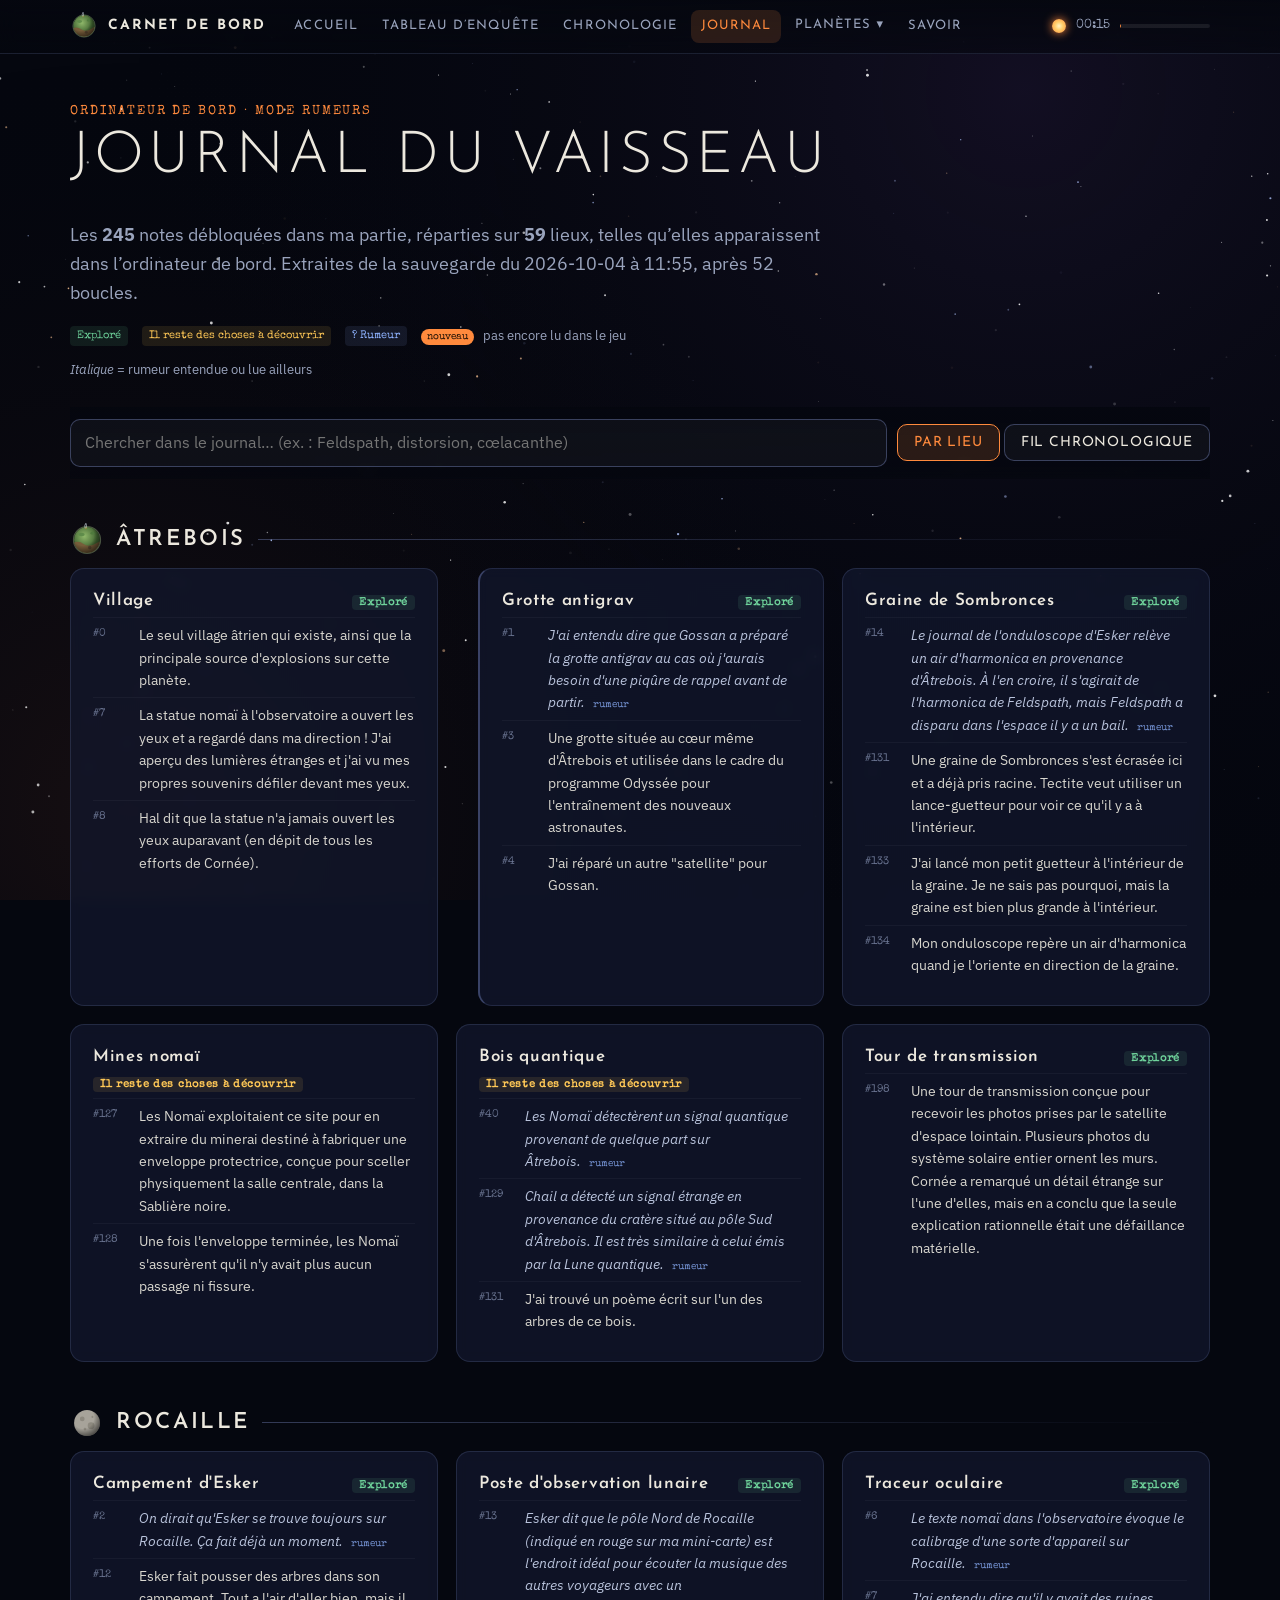
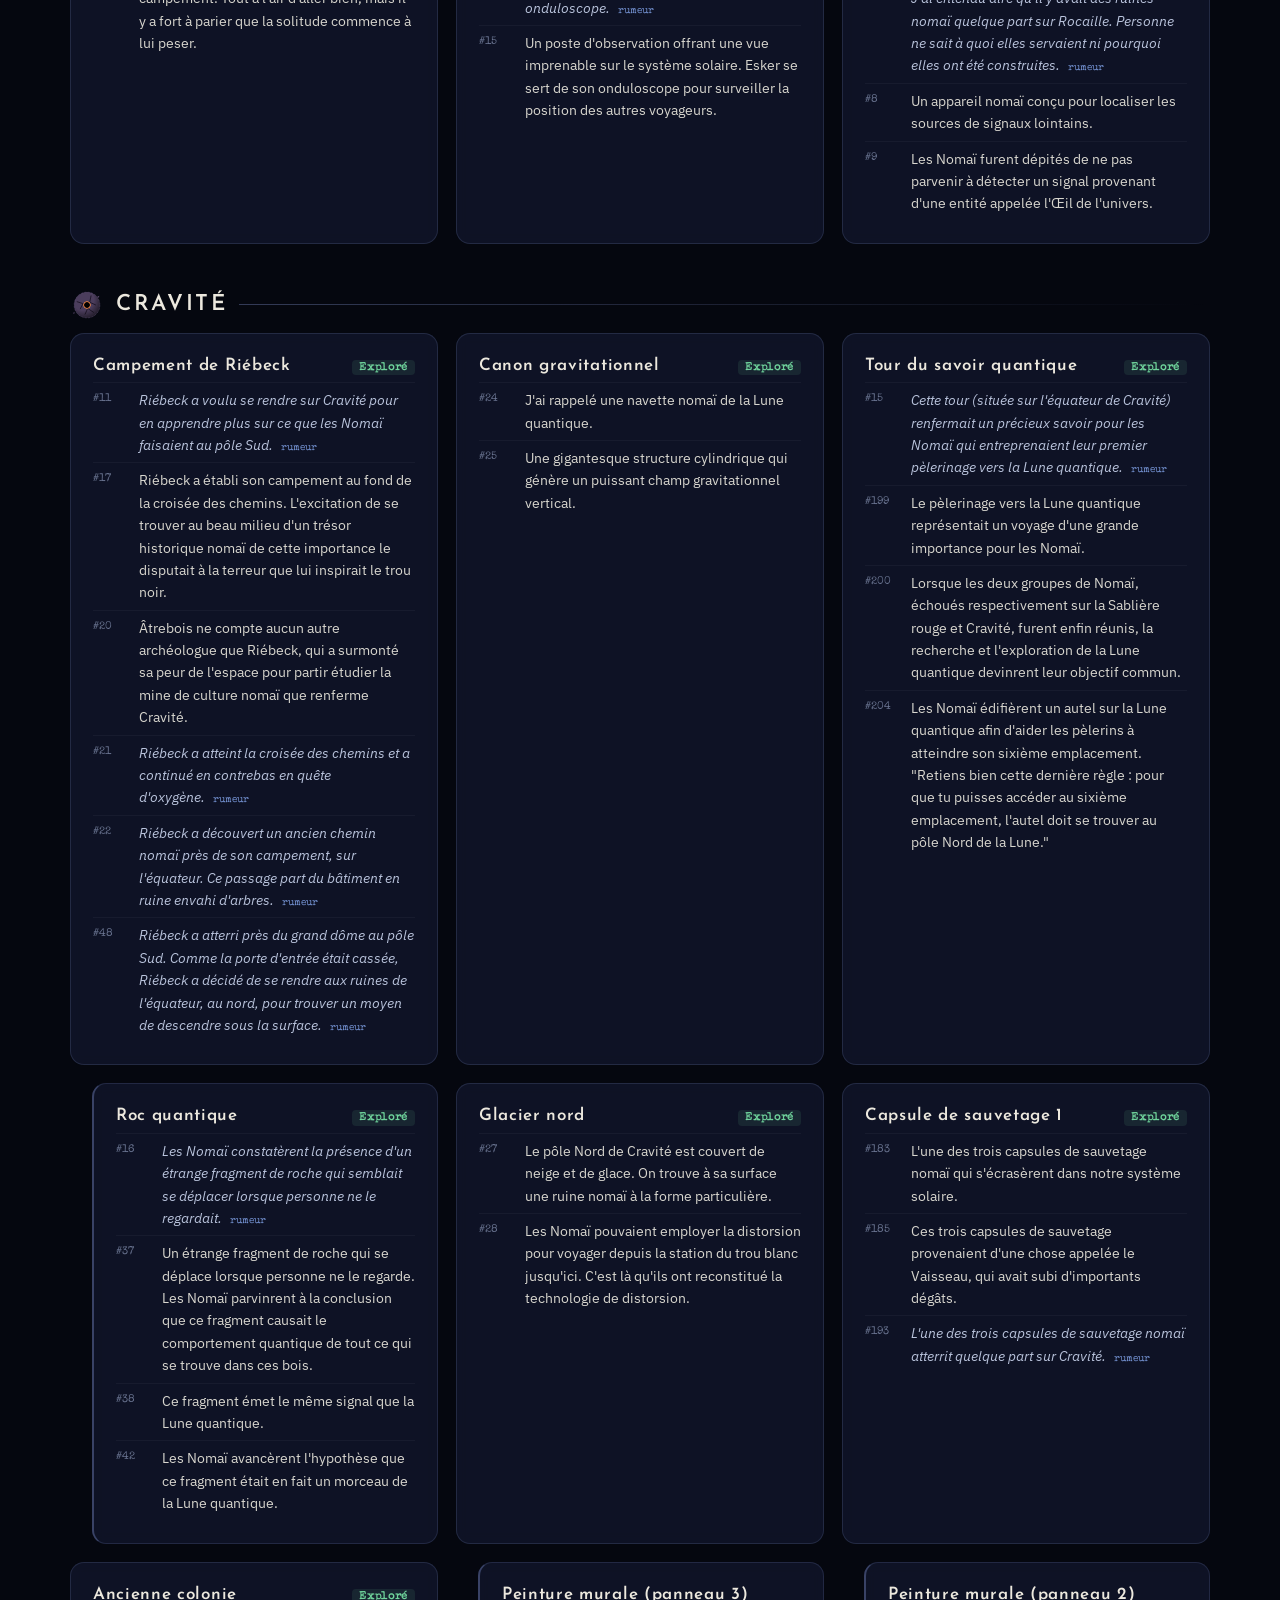
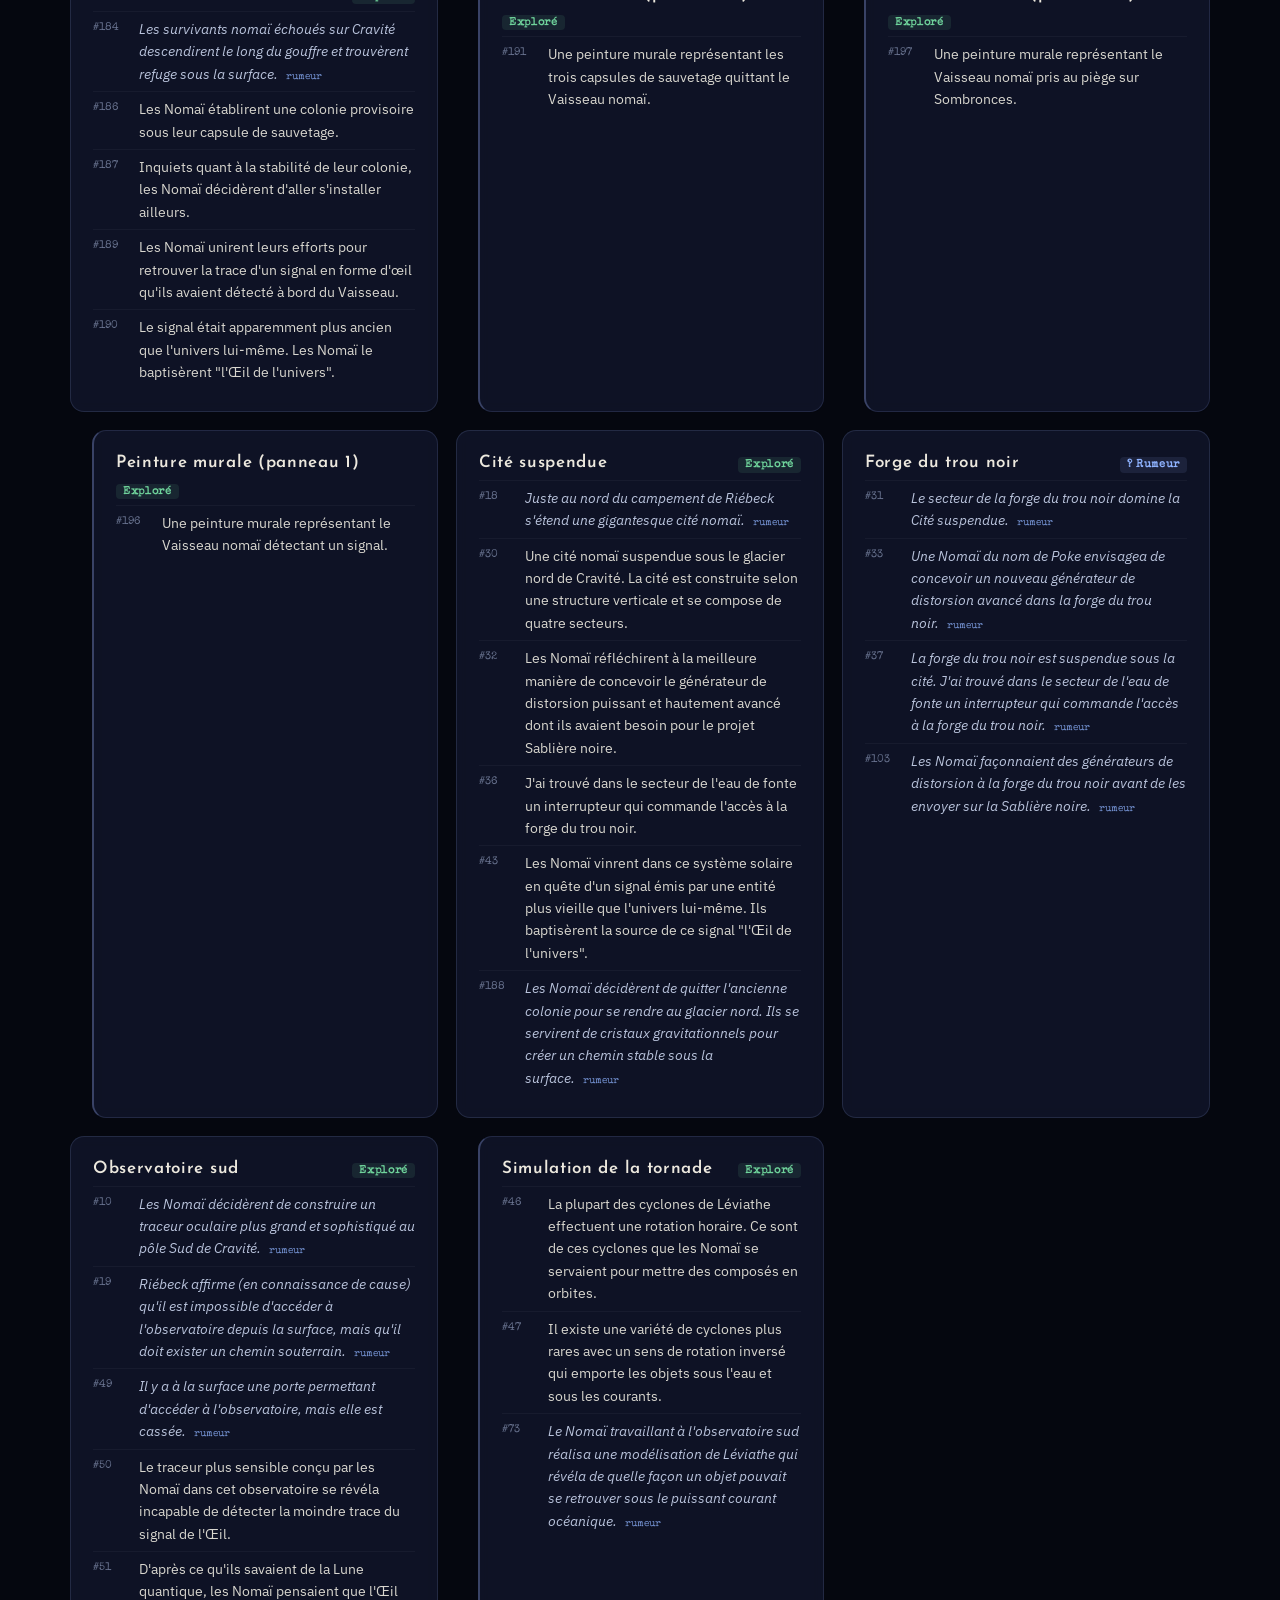
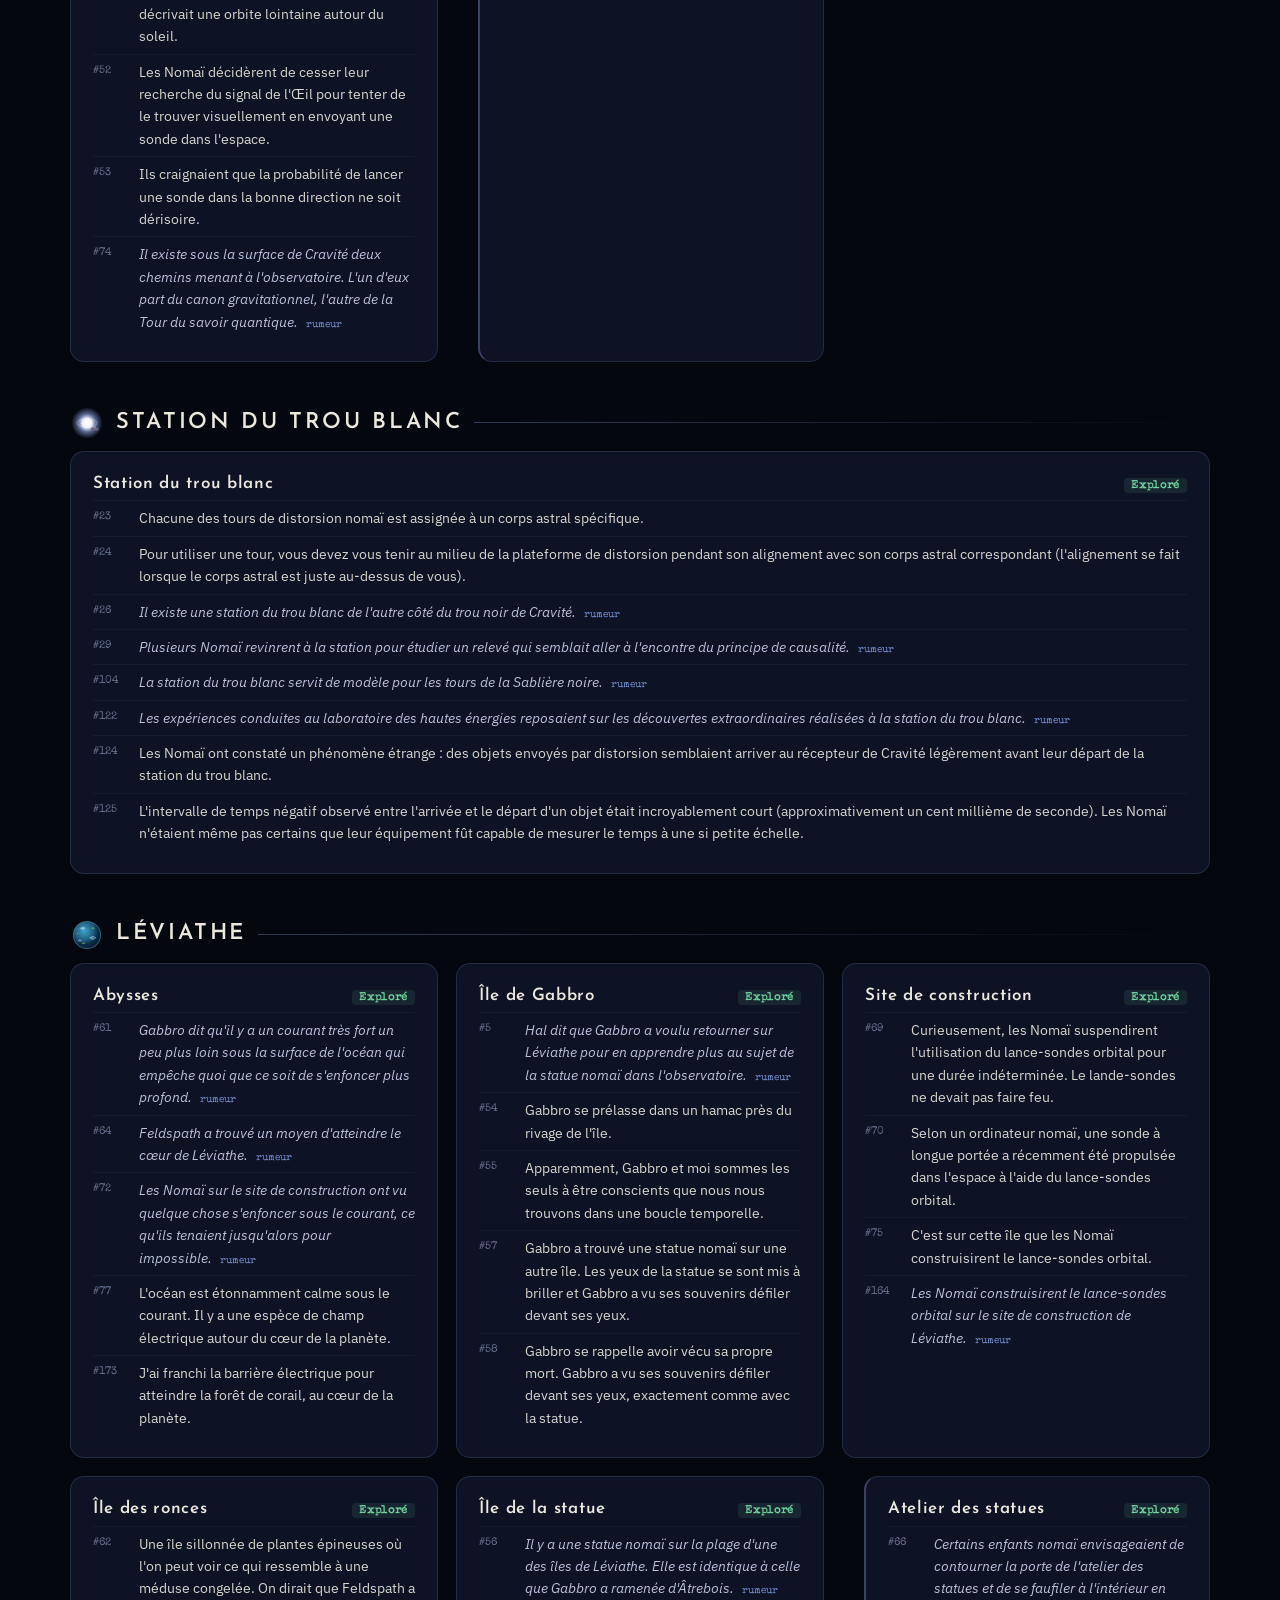
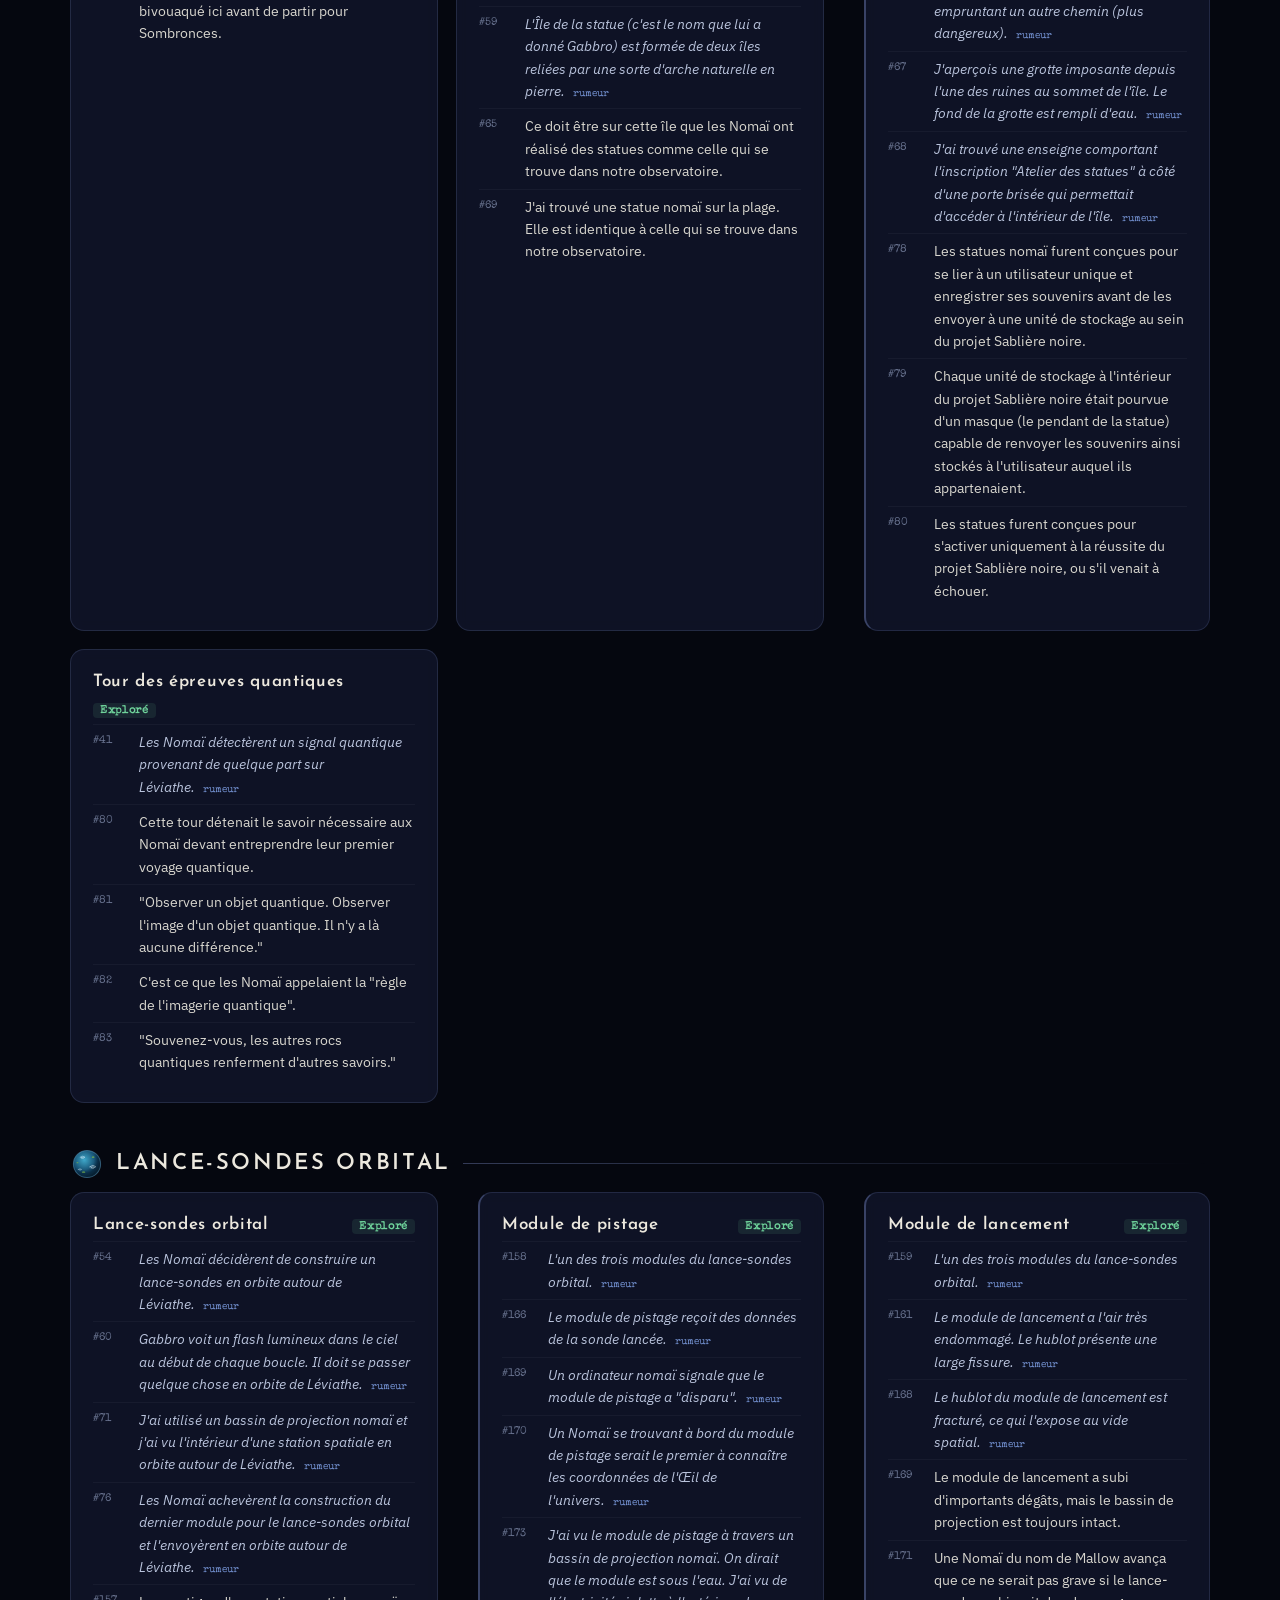
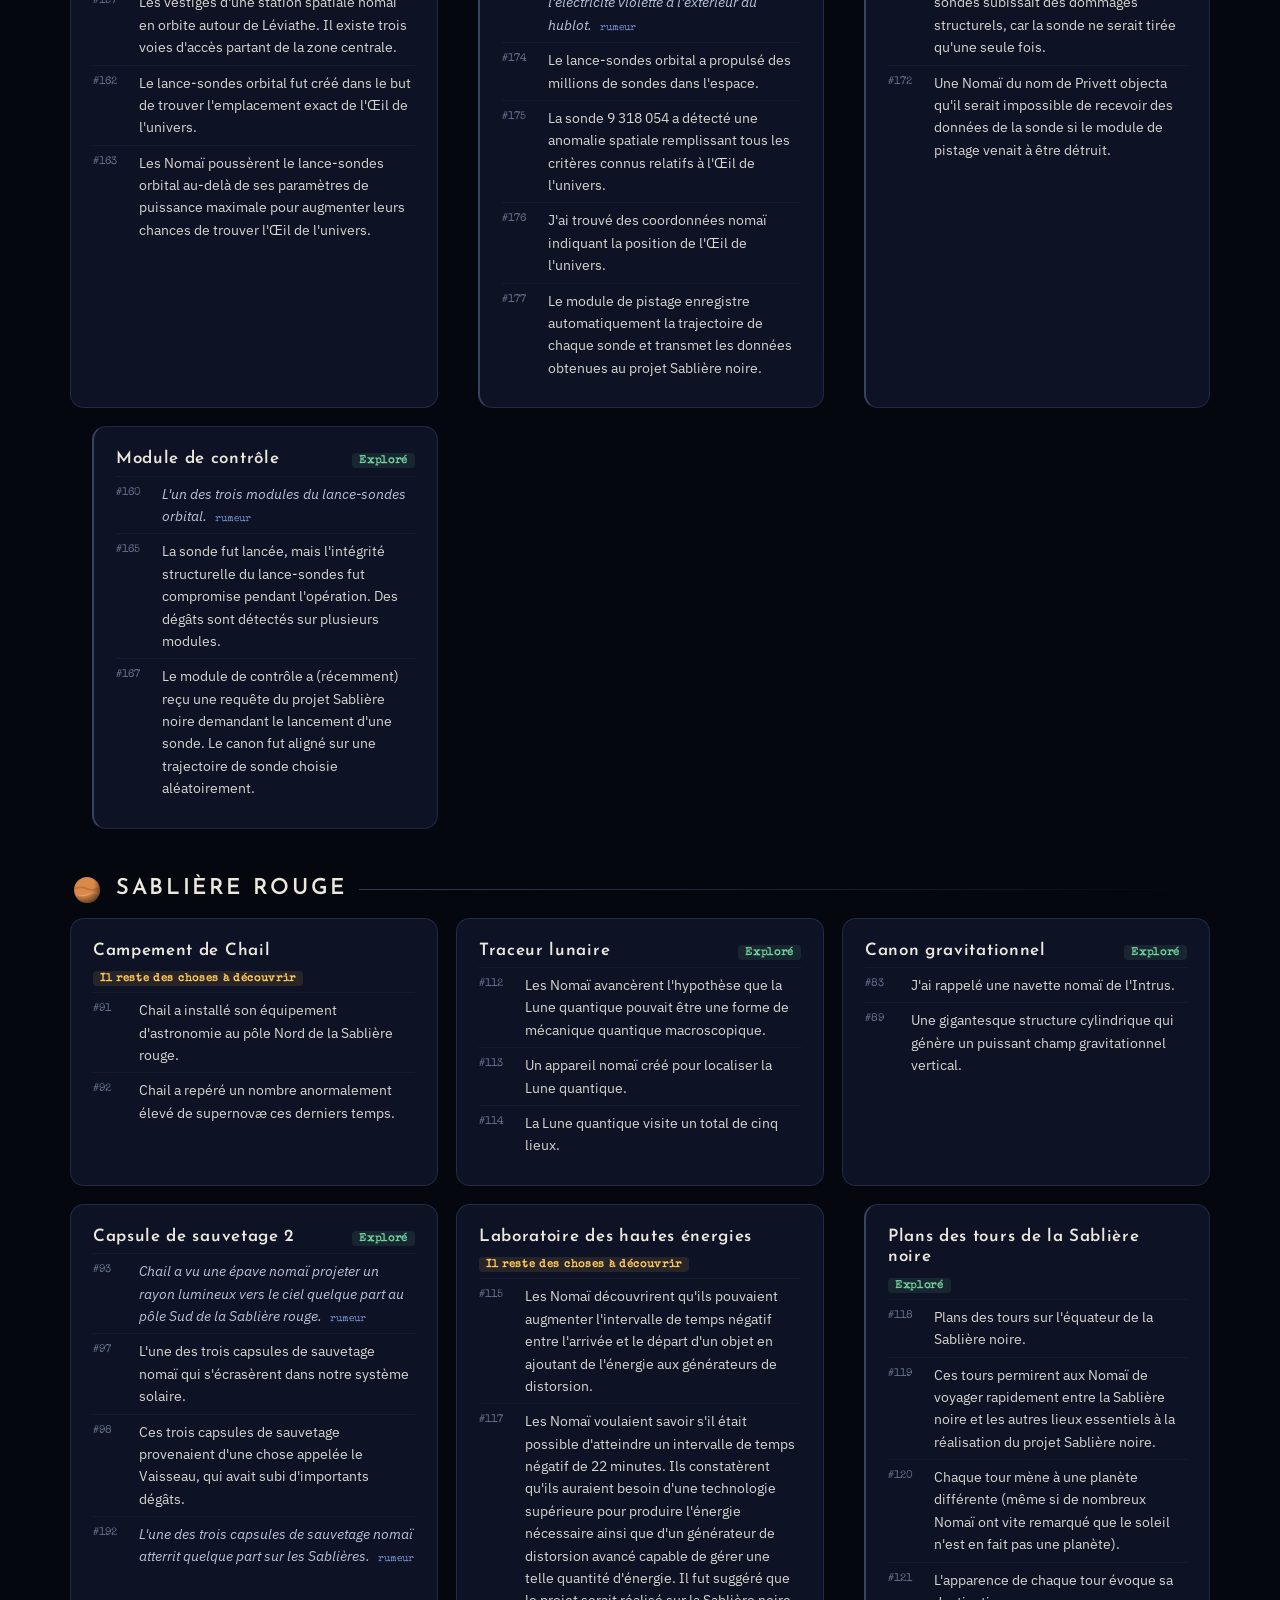
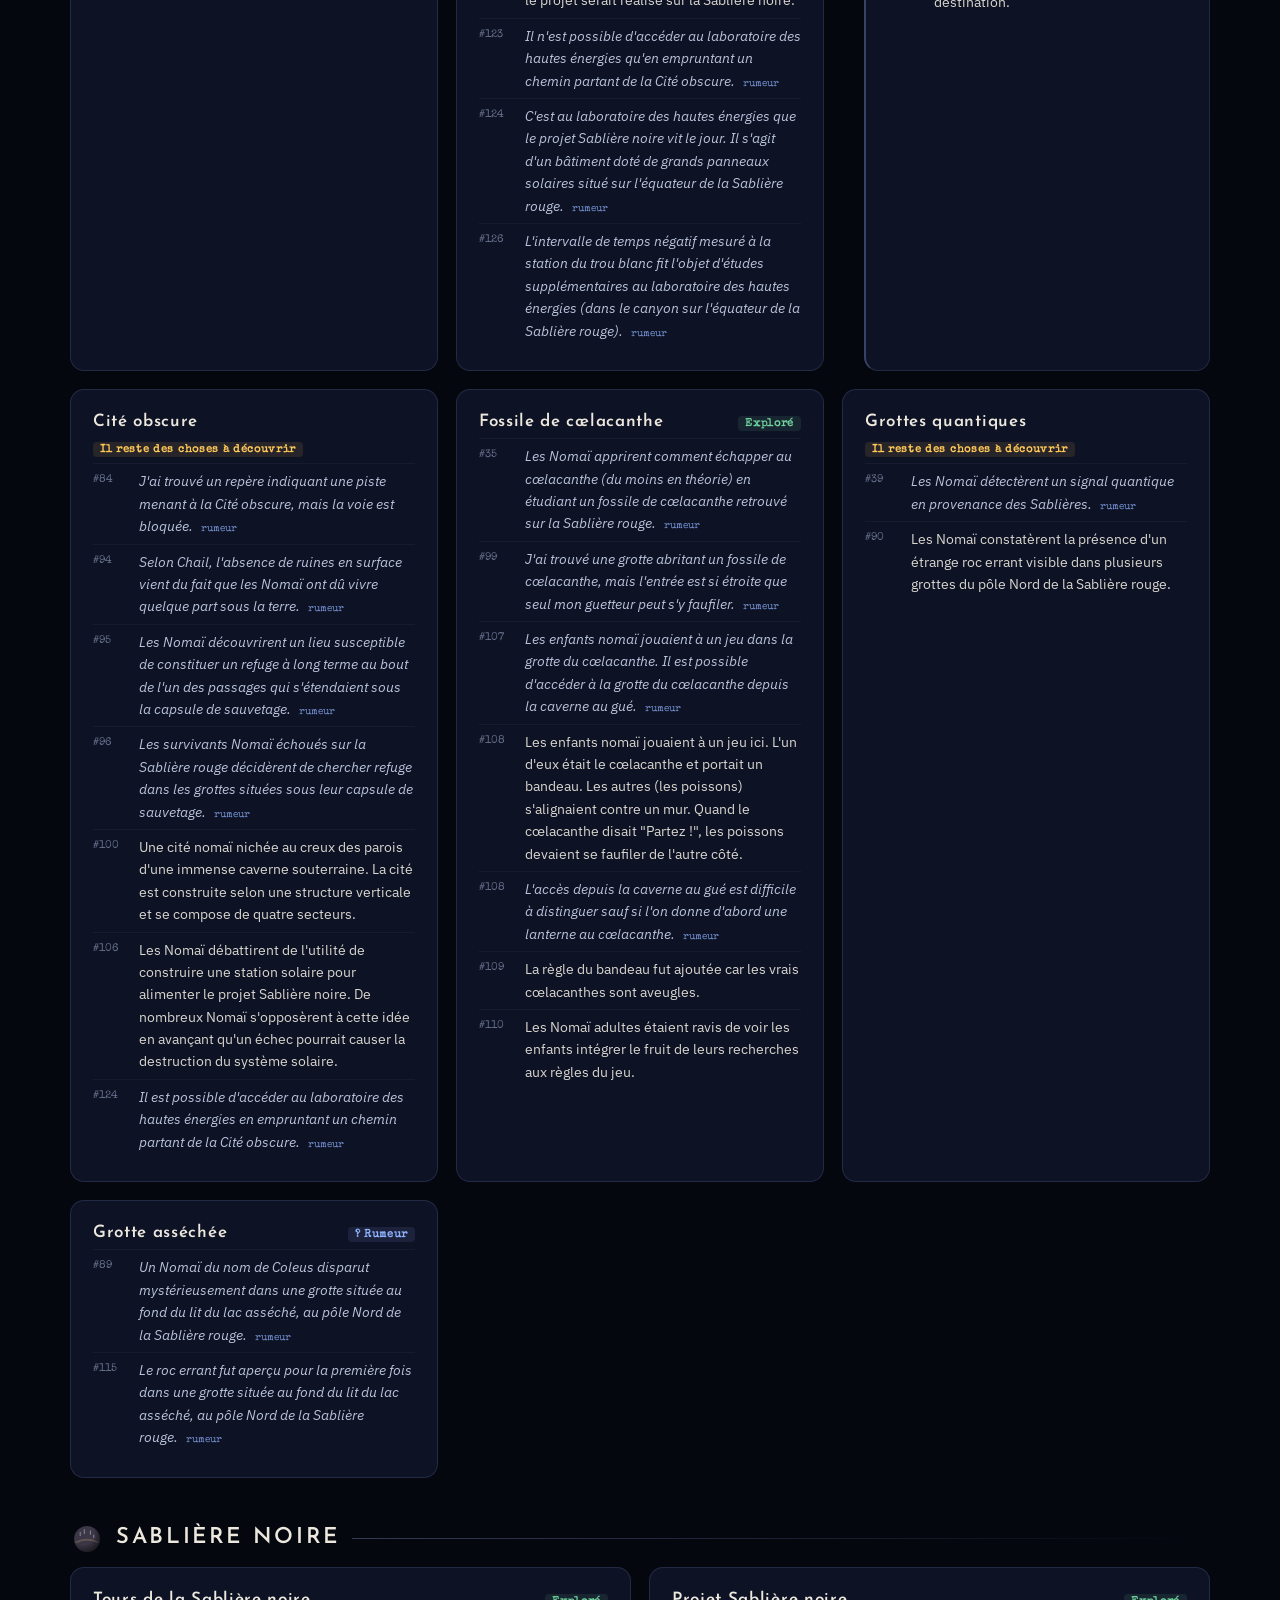
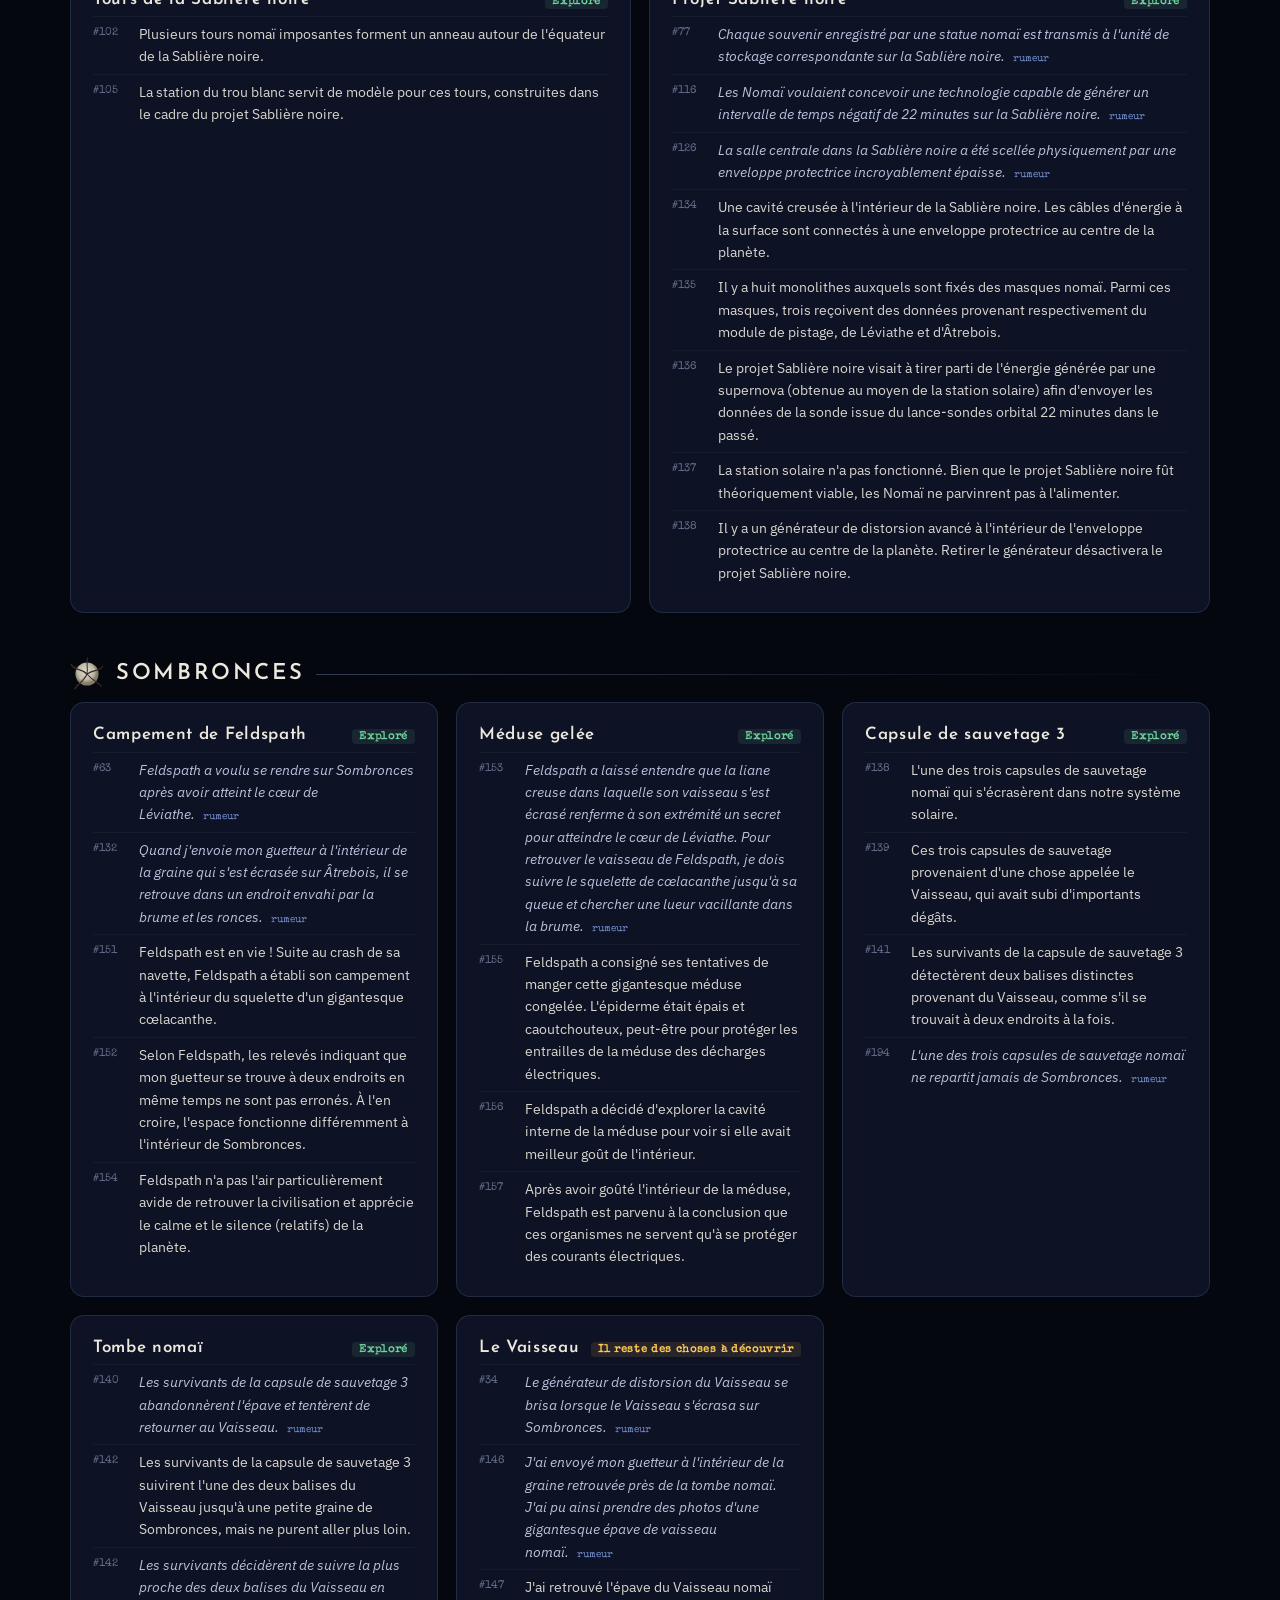
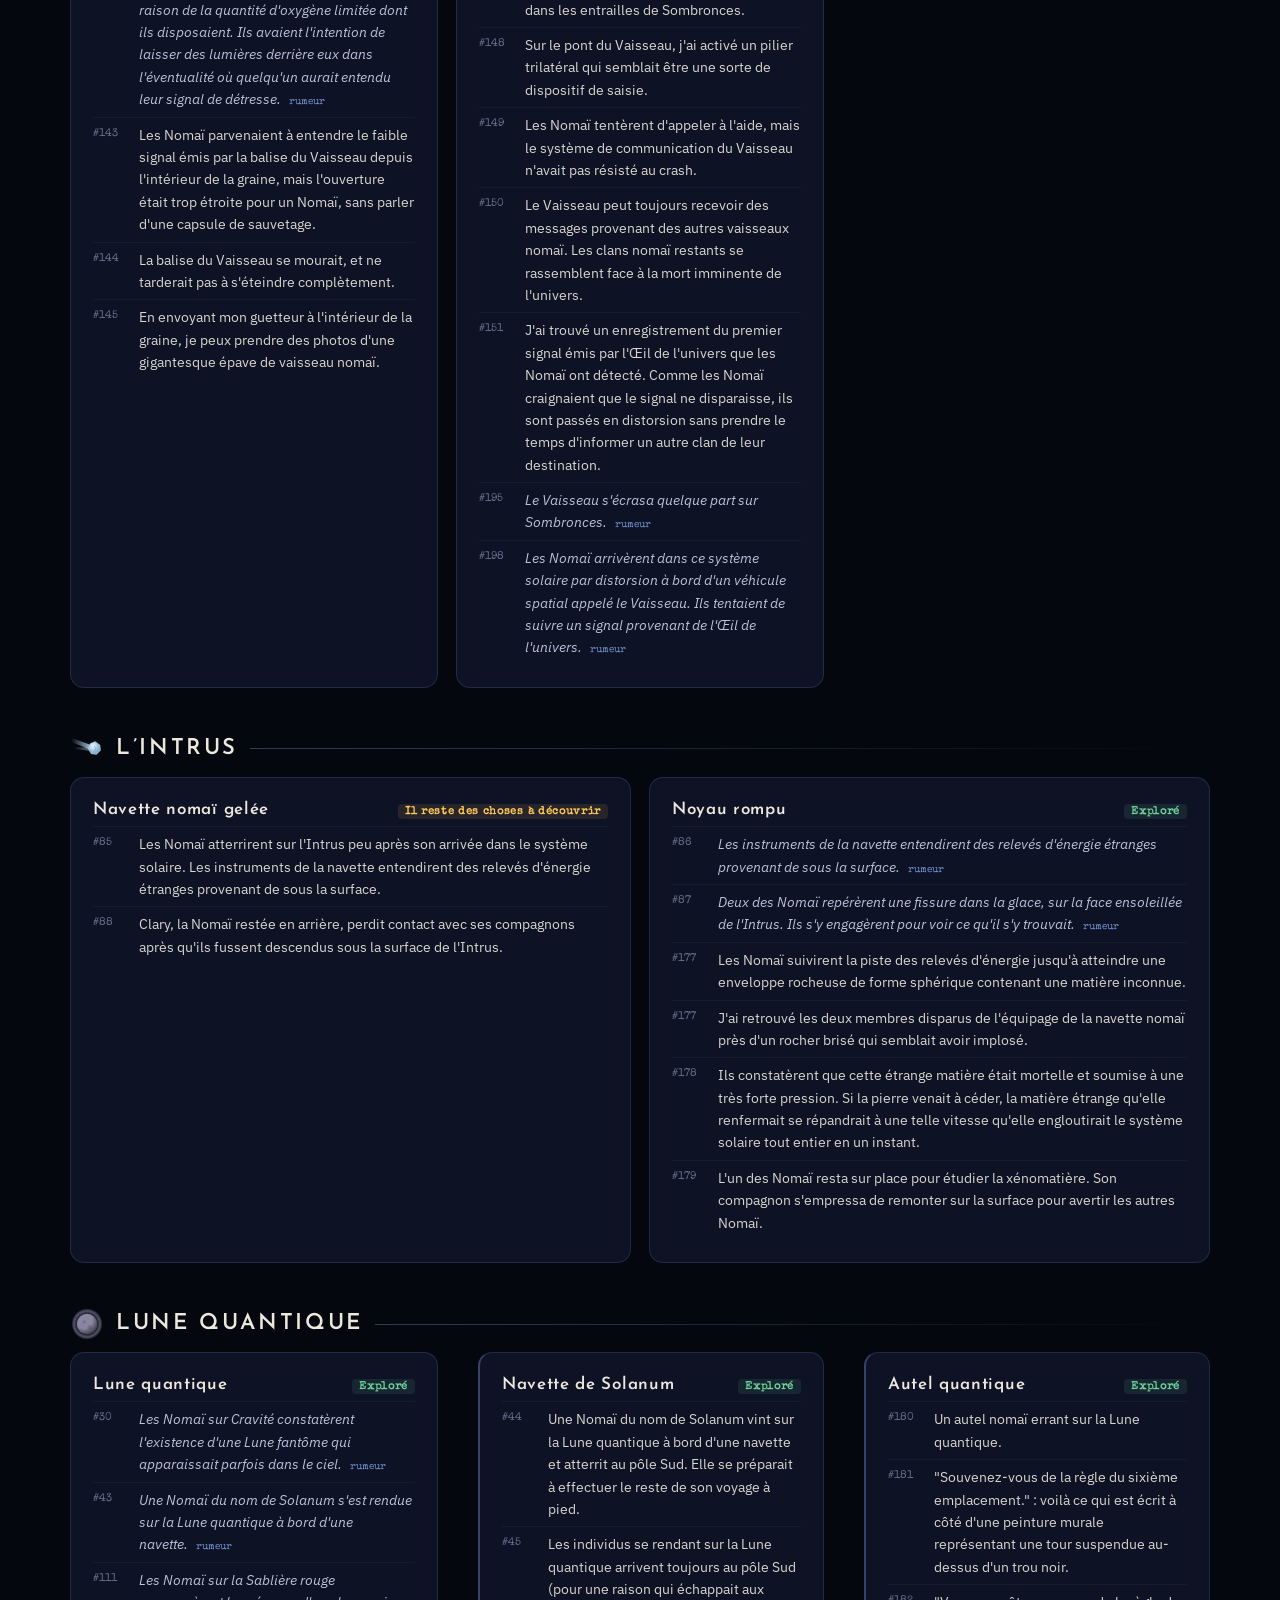
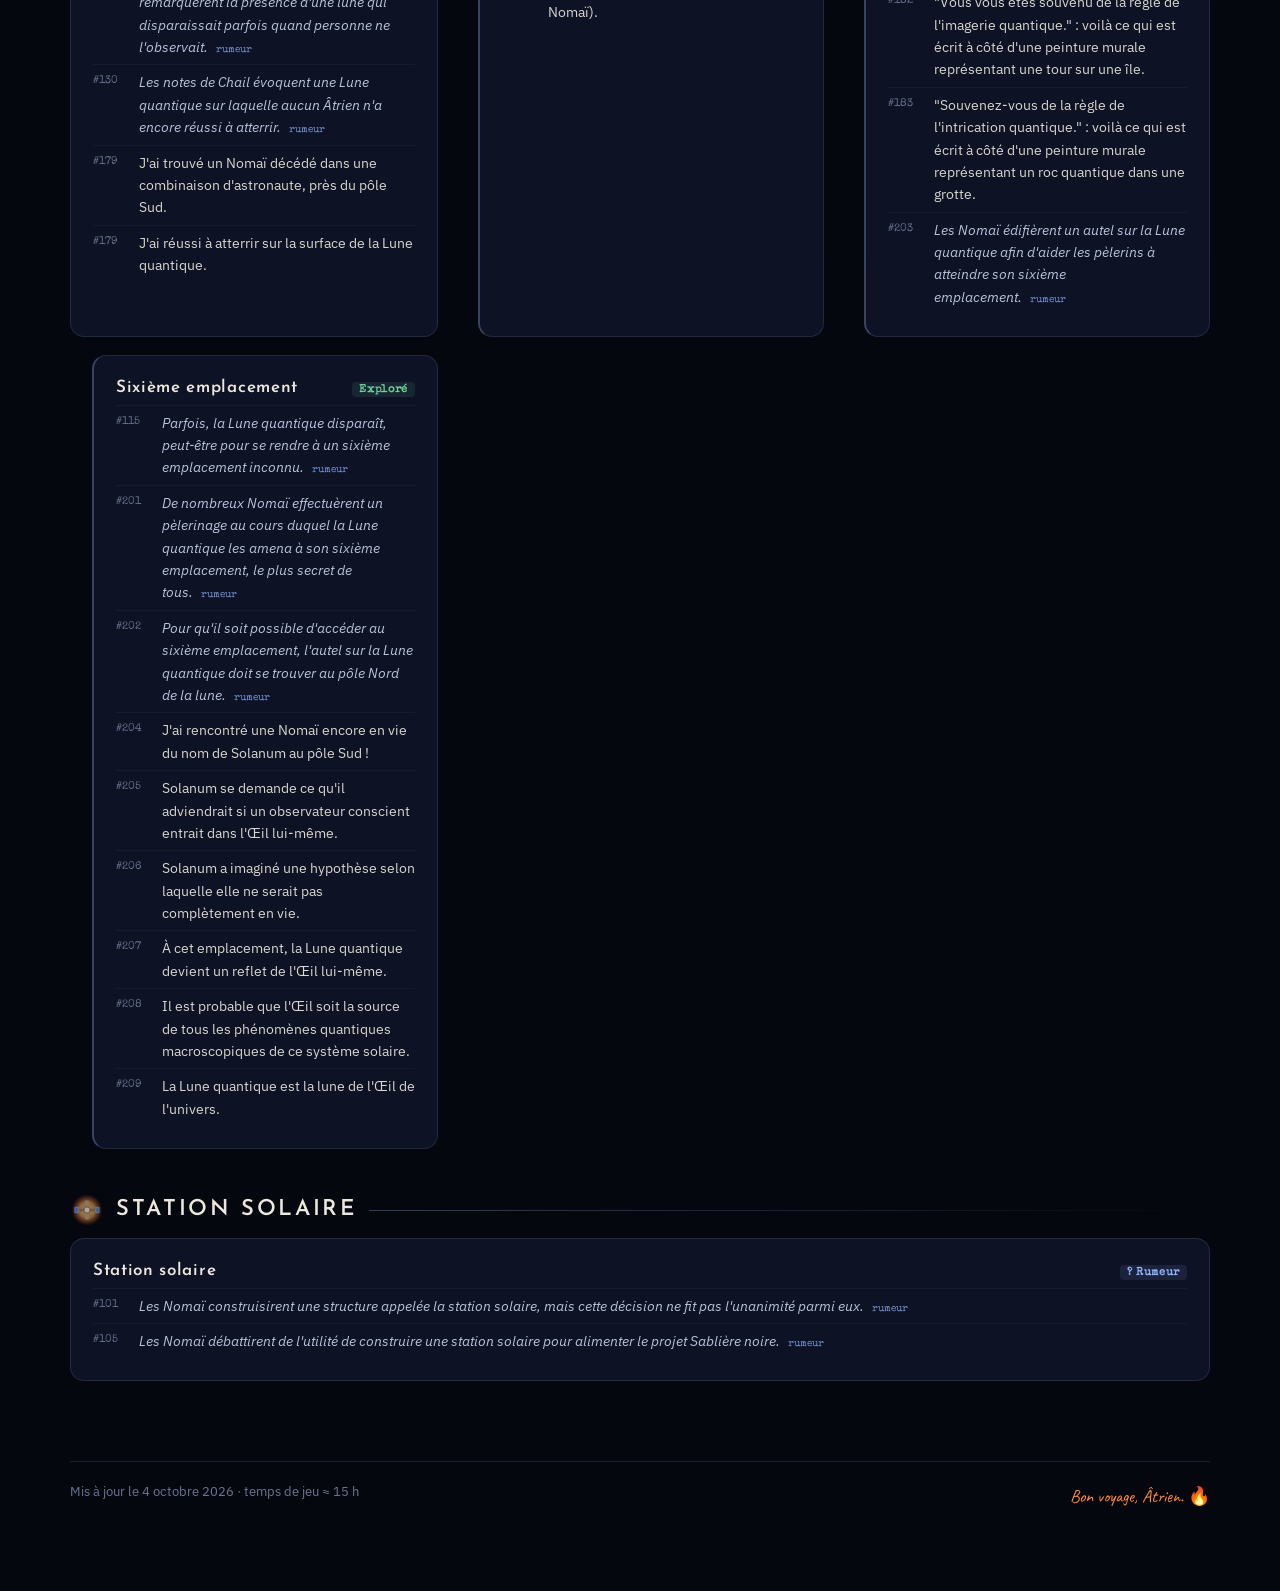
<file: journal.html>
<!doctype html>
<html lang="fr">
<head>
<meta charset="utf-8">
<meta name="viewport" content="width=device-width, initial-scale=1">
<title>Journal du vaisseau — Outer Wilds</title>
<link rel="stylesheet" href="assets/style.css">
<style>
  .intro { padding-top: 48px; max-width: 760px; }
  .bar { display: flex; gap: 10px; flex-wrap: wrap; align-items: center; margin-top: 26px; position: sticky; top: 58px; z-index: 10; padding: 12px 0; background: linear-gradient(to bottom, rgba(5,7,15,.95), rgba(5,7,15,.75)); backdrop-filter: blur(6px); }
  .bar input { flex: 1; min-width: 200px; padding: 10px 14px; border-radius: 10px; border: 1px solid var(--line-strong); background: rgba(255,255,255,.04); color: var(--ink); font: inherit; }
  .bar input:focus { outline: none; border-color: var(--ember); }
  .tabs { display: flex; gap: 4px; }
  .tabs button.on { background: var(--ember-soft); color: var(--ember); border-color: var(--ember); }
  .astro { margin-top: 44px; }
  .astro h2 a { color: inherit; }
  .astro h2 svg { flex: none; }
  .entry { break-inside: avoid; }
  .entry.child { margin-left: 22px; border-left: 2px solid var(--line-strong); }
  .entry h3 { display: flex; justify-content: space-between; gap: 10px; align-items: baseline; flex-wrap: wrap; font-size: 17px; margin: 0; }
  .feed li { padding-left: 64px; }
  .feed .where { display: inline-flex; align-items: center; gap: 6px; font-style: normal; font-weight: 600; color: var(--ink); margin-right: 6px; }
  .feed .where svg { vertical-align: middle; }
  mark { background: rgba(255,138,61,.35); color: inherit; border-radius: 3px; padding: 0 2px; }
  .empty { color: var(--muted); padding: 30px 0; text-align: center; font-family: var(--font-hand); font-size: 24px; }
  .legend2 { display: flex; gap: 14px; flex-wrap: wrap; font-size: 13px; color: var(--muted); margin-top: 10px; }
</style>
</head>
<body data-page="journal">
<div class="page">
  <section class="intro" style="margin-top:0">
    <div class="eyebrow">Ordinateur de bord · mode Rumeurs</div>
    <h1>Journal du vaisseau</h1>
    <p class="muted" style="font-size:18px" id="lead"></p>
    <div class="legend2"><span class="ls ls-done">Exploré</span><span class="ls ls-more">Il reste des choses à découvrir</span><span class="ls ls-rumor">? Rumeur</span><span><span class="new">nouveau</span> pas encore lu dans le jeu</span><span><i>Italique</i> = rumeur entendue ou lue ailleurs</span></div>
  </section>
  <div class="bar">
    <input id="q" type="search" placeholder="Chercher dans le journal… (ex. : Feldspath, distorsion, cœlacanthe)">
    <div class="tabs"><button class="btn on" data-v="lieux">Par lieu</button><button class="btn" data-v="fil">Fil chronologique</button></div>
  </div>
  <div id="out"></div>
</div>
<script src="assets/data.js"></script>
<script src="assets/journal.js"></script>
<script src="assets/common.js"></script>
<script>
(function () {
  const J = window.OW_JOURNAL, U = OWUI, { esc, planetSVG, ASTRO, LOG_STATE } = U;
  const out = document.getElementById("out"), q = document.getElementById("q");
  if (!J) { out.innerHTML = `<p class="empty">Aucun journal extrait. Lancer .claude/extract-journal.ps1</p>`; return; }
  const unread = U.allFacts().filter(f => f.unread).length;
  document.getElementById("lead").innerHTML = `Les <b>${J.meta.factCount}</b> notes débloquées dans ma partie, réparties sur <b>${J.entries.length}</b> lieux, telles qu’elles apparaissent dans l’ordinateur de bord. Extraites de la sauvegarde du ${esc(J.meta.saveDate.replace(" ", " à "))}, après ${J.meta.loopCount} boucles. ${unread ? `<b style="color:var(--ember)">${unread} notes pas encore lues</b> dans le jeu.` : ""}`;

  let view = "lieux";
  const hl = (s, re) => re ? esc(s).replace(re, m => `<mark>${m}</mark>`) : esc(s);
  const norm = s => s.normalize("NFD").replace(/[̀-ͯ]/g, "").toLowerCase();

  function render() {
    const term = q.value.trim();
    const re = term ? new RegExp(term.replace(/[.*+?^${}()|[\]\\]/g, "\\$&"), "gi") : null;
    const match = (txt) => !term || norm(txt).includes(norm(term));
    if (view === "fil") {
      const fs = U.allFacts().filter(f => match(f.text) || match(f.entry.name));
      out.innerHTML = fs.length ? `<div class="panel" style="margin-top:20px"><ul class="logfacts feed">${fs.map(f => {
        const a = ASTRO[f.entry.astro] || ["", "", ""];
        return `<li class="${f.rumor ? "rumor" : "explore"}"><span class="n">#${f.order}</span>${f.unread ? `<span class="new">nouveau</span>` : ""}<span class="where">${planetSVG(a[2], 18)}${esc(f.entry.name)}</span>${hl(f.text, re)}</li>`;
      }).join("")}</ul></div>` : `<p class="empty">Rien trouvé…</p>`;
      return;
    }
    let html = "";
    Object.entries(ASTRO).forEach(([astro, a]) => {
      const es = J.entries.filter(e => e.astro === astro).filter(e => match(e.name) || e.facts.some(f => match(f.text)));
      if (!es.length) return;
      const pl = U.planet(a[0]);
      html += `<section class="astro"><h2>${planetSVG(a[2], 34)}<a href="${pl.page}">${esc(a[1])}</a></h2><div class="grid grid-2">` +
        es.map(e => `<article class="panel entry ${e.parent ? "child" : ""}">
          <h3><span>${esc(e.name)}</span><span class="ls ls-${e.state}">${LOG_STATE[e.state]}</span></h3>
          <ul class="logfacts">${e.facts.filter(f => !term || match(f.text) || match(e.name)).map(f => `<li class="${f.rumor ? "rumor" : "explore"}"><span class="n">#${f.order}</span>${f.unread ? `<span class="new">nouveau</span>` : ""}${hl(f.text, re)}</li>`).join("")}</ul>
        </article>`).join("") + `</div></section>`;
    });
    out.innerHTML = html || `<p class="empty">Rien trouvé…</p>`;
  }
  q.addEventListener("input", render);
  document.querySelectorAll(".tabs button").forEach(b => b.onclick = () => {
    view = b.dataset.v; document.querySelectorAll(".tabs button").forEach(x => x.classList.toggle("on", x === b)); render();
  });
  render();
})();
</script>
</body>
</html>
</file>
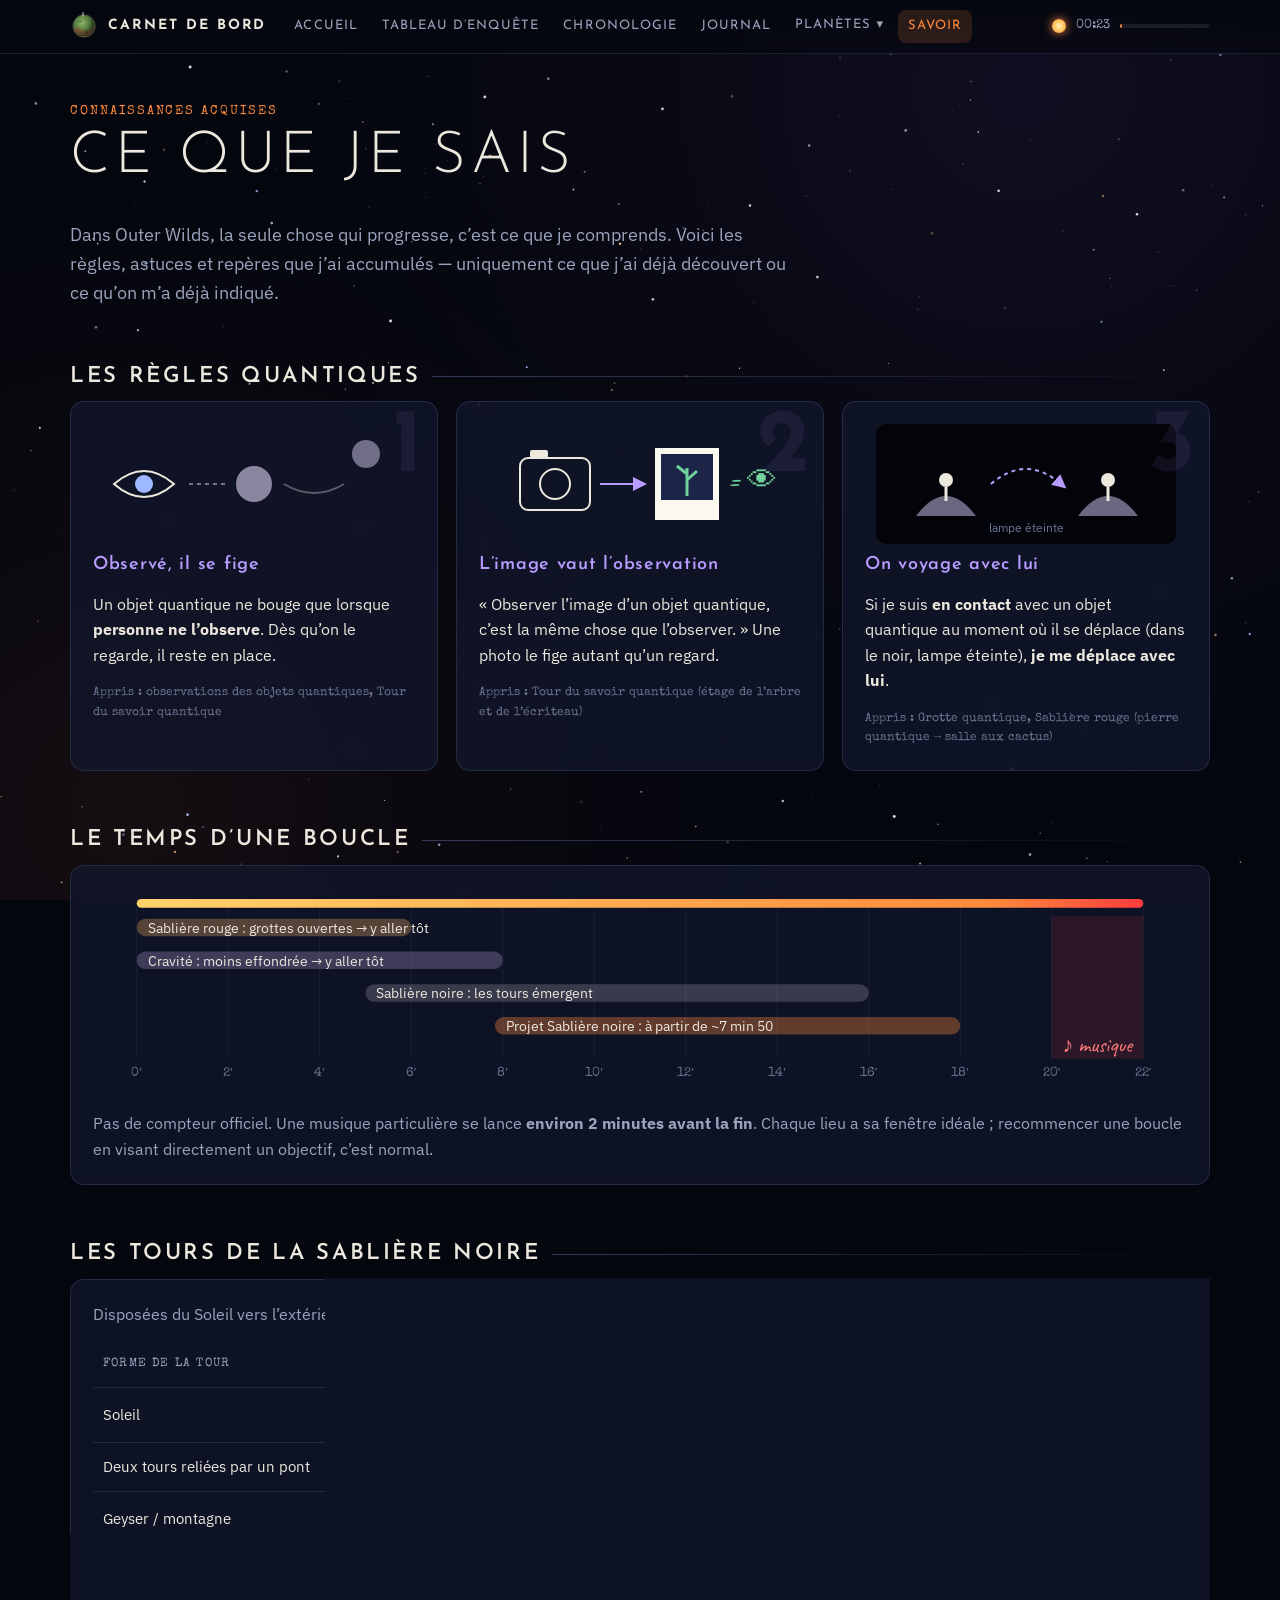
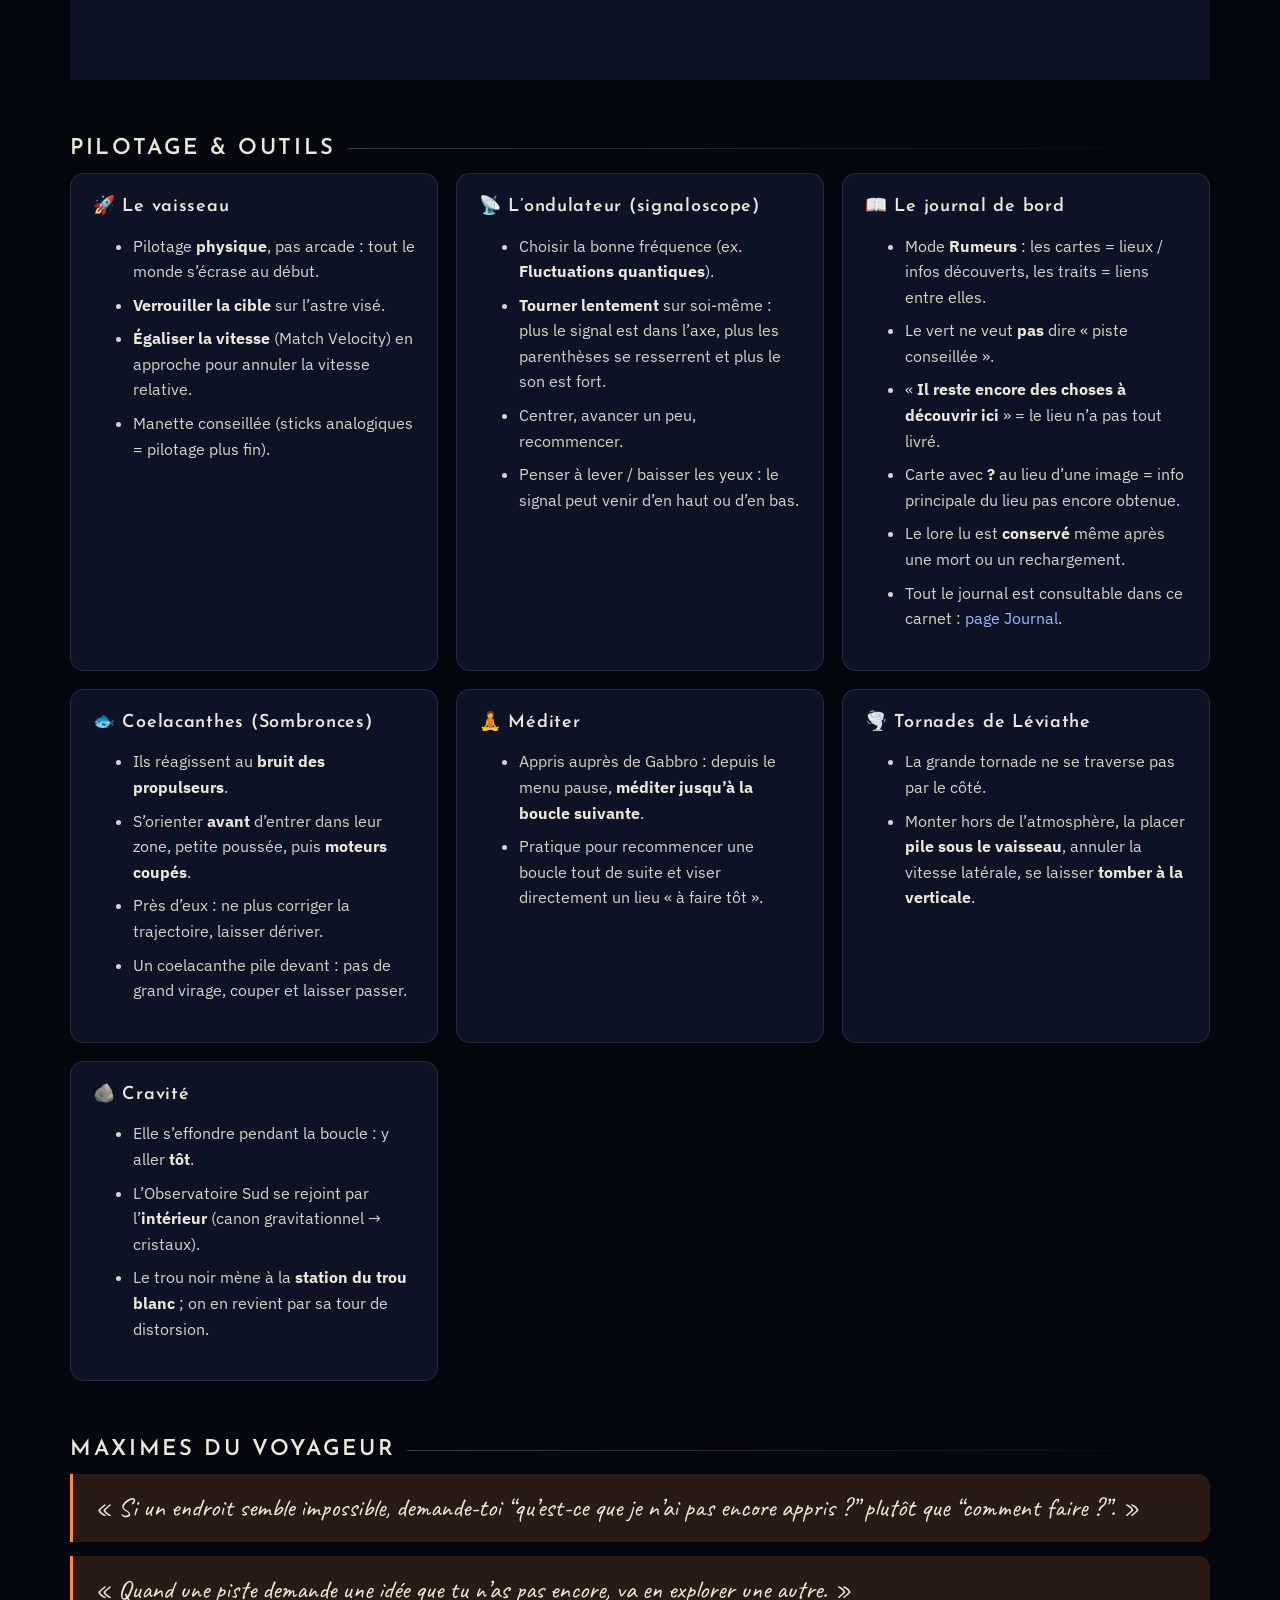
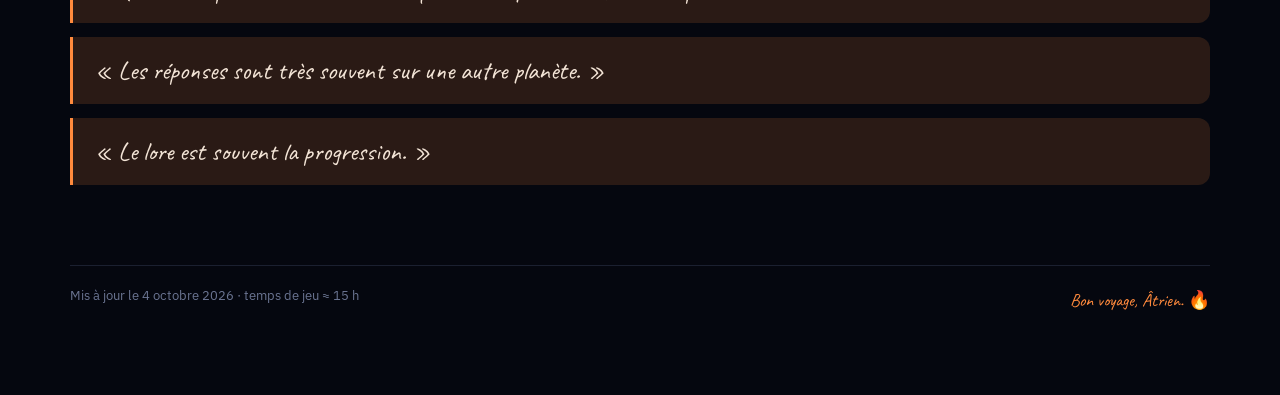
<file: savoir.html>
<!doctype html>
<html lang="fr">
<head>
<meta charset="utf-8">
<meta name="viewport" content="width=device-width, initial-scale=1">
<title>Ce que je sais — Outer Wilds</title>
<link rel="stylesheet" href="assets/style.css">
<style>
  .intro { padding-top: 48px; max-width: 720px; }
  .rule { position: relative; overflow: hidden; }
  .rule .num { position: absolute; right: 14px; top: 2px; font-family: var(--font-title); font-size: 90px; font-weight: 700; color: rgba(185,156,255,.08); line-height: 1; }
  .rule svg.ill { width: 100%; height: 120px; display: block; margin-bottom: 10px; }
  .rule h3 { color: var(--nomai-violet); }
  .rule .where { font-family: var(--font-type); font-size: 12px; color: var(--faint); margin-top: 10px; }
  .loopbar { width: 100%; height: auto; }
  table { width: 100%; border-collapse: collapse; font-size: 15px; }
  th, td { text-align: left; padding: 12px 10px; border-bottom: 1px solid var(--line); vertical-align: middle; }
  th { font-family: var(--font-type); font-size: 12px; letter-spacing: .1em; text-transform: uppercase; color: var(--muted); font-weight: 400; }
  td .with { display: flex; align-items: center; gap: 10px; }
  .tips li { margin: 8px 0; color: #d6d3ca; }
  .tips b { color: var(--ink); }
  .kbd { font-family: var(--font-type); font-size: 12px; border: 1px solid var(--line-strong); border-bottom-width: 2px; border-radius: 5px; padding: 1px 6px; color: var(--ink); }
  .maxim { font-family: var(--font-hand); font-size: 26px; line-height: 1.2; color: #f3e4d6; padding: 18px 22px; border-left: 3px solid var(--ember); background: var(--ember-soft); border-radius: 0 12px 12px 0; margin: 0 0 14px; }
</style>
</head>
<body data-page="savoir">
<div class="page">
  <section class="intro" style="margin-top:0">
    <div class="eyebrow">Connaissances acquises</div>
    <h1>Ce que je sais</h1>
    <p class="muted" style="font-size:18px">Dans Outer Wilds, la seule chose qui progresse, c’est ce que je comprends. Voici les règles, astuces et repères que j’ai accumulés — uniquement ce que j’ai déjà découvert ou ce qu’on m’a déjà indiqué.</p>
  </section>

  <section>
    <h2>Les règles quantiques</h2>
    <div class="grid grid-3">
      <div class="panel rule reveal"><span class="num">1</span>
        <svg class="ill" viewBox="0 0 300 120">
          <g transform="translate(40,60)"><path d="M-30 0 Q0 -26 30 0 Q0 26 -30 0Z" fill="none" stroke="#ece8de" stroke-width="2"/><circle r="9" fill="#9db8ff"/></g>
          <path d="M85 60 H125" stroke="#6b7592" stroke-width="2" stroke-dasharray="4 4"/>
          <g transform="translate(150,60)"><circle r="18" fill="#8a86a0"/></g>
          <g transform="translate(210,60)" opacity=".35"><path d="M-30 0 Q0 18 30 0" fill="none" stroke="#ece8de" stroke-width="2"/></g>
          <g transform="translate(262,30)" opacity=".8"><circle r="14" fill="#8a86a0"><animate attributeName="opacity" values="0;1;1;0" dur="3s" repeatCount="indefinite"/></circle></g>
          <g transform="translate(262,92)"><circle r="14" fill="#8a86a0"><animate attributeName="opacity" values="1;0;0;1" dur="3s" repeatCount="indefinite"/></circle></g>
        </svg>
        <h3>Observé, il se fige</h3>
        <p>Un objet quantique ne bouge que lorsque <b>personne ne l’observe</b>. Dès qu’on le regarde, il reste en place.</p>
        <div class="where">Appris : observations des objets quantiques, Tour du savoir quantique</div></div>

      <div class="panel rule reveal"><span class="num">2</span>
        <svg class="ill" viewBox="0 0 300 120">
          <rect x="30" y="34" width="70" height="52" rx="8" fill="none" stroke="#ece8de" stroke-width="2"/><circle cx="65" cy="60" r="15" fill="none" stroke="#ece8de" stroke-width="2"/><rect x="40" y="26" width="18" height="8" rx="2" fill="#ece8de"/>
          <path d="M110 60 H150" stroke="#b99cff" stroke-width="2" marker-end="url(#a2)"/><defs><marker id="a2" viewBox="0 0 10 10" refX="5" refY="5" markerWidth="7" markerHeight="7" orient="auto"><path d="M0 0 L10 5 L0 10z" fill="#b99cff"/></marker></defs>
          <rect x="165" y="24" width="64" height="72" fill="#fbf8f0"/><rect x="171" y="30" width="52" height="46" fill="#1c2547"/><path d="M197 72 v-28 M197 50 l-10 -8 M197 56 l10 -9" stroke="#6fd39b" stroke-width="3"/>
          <text x="262" y="66" fill="#6fd39b" font-family="Caveat" font-size="30" text-anchor="middle">=  👁</text>
        </svg>
        <h3>L’image vaut l’observation</h3>
        <p>« Observer l’image d’un objet quantique, c’est la même chose que l’observer. » Une photo le fige autant qu’un regard.</p>
        <div class="where">Appris : Tour du savoir quantique (étage de l’arbre et de l’écriteau)</div></div>

      <div class="panel rule reveal"><span class="num">3</span>
        <svg class="ill" viewBox="0 0 300 120">
          <rect x="0" y="0" width="300" height="120" rx="10" fill="#03040a"/>
          <g transform="translate(70,78)"><path d="M-30 14 Q0 -26 30 14Z" fill="#6b6780"/><circle cy="-22" r="7" fill="#ece8de"/><path d="M0 -15 v14" stroke="#ece8de" stroke-width="3"/></g>
          <path d="M115 60 Q150 30 185 60" stroke="#b99cff" stroke-width="2" fill="none" stroke-dasharray="4 4" marker-end="url(#a3)"/><defs><marker id="a3" viewBox="0 0 10 10" refX="5" refY="5" markerWidth="7" markerHeight="7" orient="auto"><path d="M0 0 L10 5 L0 10z" fill="#b99cff"/></marker></defs>
          <g transform="translate(232,78)"><path d="M-30 14 Q0 -26 30 14Z" fill="#6b6780"/><circle cy="-22" r="7" fill="#ece8de"/><path d="M0 -15 v14" stroke="#ece8de" stroke-width="3"/></g>
          <text x="150" y="108" fill="#6b7592" font-family="IBM Plex Sans" font-size="12" text-anchor="middle">lampe éteinte</text>
        </svg>
        <h3>On voyage avec lui</h3>
        <p>Si je suis <b>en contact</b> avec un objet quantique au moment où il se déplace (dans le noir, lampe éteinte), <b>je me déplace avec lui</b>.</p>
        <div class="where">Appris : Grotte quantique, Sablière rouge (pierre quantique → salle aux cactus)</div></div>
    </div>
  </section>

  <section>
    <h2>Le temps d’une boucle</h2>
    <div class="panel reveal">
      <svg class="loopbar" viewBox="0 0 1000 190" id="loopsvg"></svg>
      <p class="muted" style="margin:8px 0 0">Pas de compteur officiel. Une musique particulière se lance <b>environ 2 minutes avant la fin</b>. Chaque lieu a sa fenêtre idéale ; recommencer une boucle en visant directement un objectif, c’est normal.</p>
    </div>
  </section>

  <section>
    <h2>Les tours de la Sablière noire</h2>
    <div class="panel reveal">
      <p class="muted" style="margin-top:0">Disposées du Soleil vers l’extérieur ; leur architecture indique leur destination. Elles s’activent quelques secondes quand la destination est alignée.</p>
      <table>
        <tr><th>Forme de la tour</th><th>Destination</th></tr>
        <tr><td>Soleil</td><td><div class="with" id="t-sun"></div></td></tr>
        <tr><td>Deux tours reliées par un pont</td><td>Une plateforme → <b>Laboratoire des Hautes Énergies</b> (Sablière rouge) · tour au plafond cassé → <b>Projet Sablière noire</b></td></tr>
        <tr><td>Geyser / montagne</td><td><div class="with" id="t-atb"></div></td></tr>
        <tr><td>Morceau de croûte avec un trou noir</td><td><div class="with" id="t-cra"></div></td></tr>
        <tr><td>Tornade</td><td><div class="with" id="t-lev"></div></td></tr>
      </table>
    </div>
  </section>

  <section>
    <h2>Pilotage & outils</h2>
    <div class="grid grid-2">
      <div class="panel reveal"><h3>🚀 Le vaisseau</h3><ul class="tips">
        <li>Pilotage <b>physique</b>, pas arcade : tout le monde s’écrase au début.</li>
        <li><b>Verrouiller la cible</b> sur l’astre visé.</li>
        <li><b>Égaliser la vitesse</b> (Match Velocity) en approche pour annuler la vitesse relative.</li>
        <li>Manette conseillée (sticks analogiques = pilotage plus fin).</li>
      </ul></div>
      <div class="panel reveal"><h3>📡 L’ondulateur (signaloscope)</h3><ul class="tips">
        <li>Choisir la bonne fréquence (ex. <b>Fluctuations quantiques</b>).</li>
        <li><b>Tourner lentement</b> sur soi-même : plus le signal est dans l’axe, plus les parenthèses se resserrent et plus le son est fort.</li>
        <li>Centrer, avancer un peu, recommencer.</li>
        <li>Penser à lever / baisser les yeux : le signal peut venir d’en haut ou d’en bas.</li>
      </ul></div>
      <div class="panel reveal"><h3>📖 Le journal de bord</h3><ul class="tips">
        <li>Mode <b>Rumeurs</b> : les cartes = lieux / infos découverts, les traits = liens entre elles.</li>
        <li>Le vert ne veut <b>pas</b> dire « piste conseillée ».</li>
        <li>« <b>Il reste encore des choses à découvrir ici</b> » = le lieu n’a pas tout livré.</li>
        <li>Carte avec <b>?</b> au lieu d’une image = info principale du lieu pas encore obtenue.</li>
        <li>Le lore lu est <b>conservé</b> même après une mort ou un rechargement.</li>
        <li>Tout le journal est consultable dans ce carnet : <a href="journal.html">page Journal</a>.</li>
      </ul></div>
      <div class="panel reveal"><h3>🐟 Coelacanthes (Sombronces)</h3><ul class="tips">
        <li>Ils réagissent au <b>bruit des propulseurs</b>.</li>
        <li>S’orienter <b>avant</b> d’entrer dans leur zone, petite poussée, puis <b>moteurs coupés</b>.</li>
        <li>Près d’eux : ne plus corriger la trajectoire, laisser dériver.</li>
        <li>Un coelacanthe pile devant : pas de grand virage, couper et laisser passer.</li>
      </ul></div>
      <div class="panel reveal"><h3>🧘 Méditer</h3><ul class="tips">
        <li>Appris auprès de Gabbro : depuis le menu pause, <b>méditer jusqu’à la boucle suivante</b>.</li>
        <li>Pratique pour recommencer une boucle tout de suite et viser directement un lieu « à faire tôt ».</li>
      </ul></div>
      <div class="panel reveal"><h3>🌪️ Tornades de Léviathe</h3><ul class="tips">
        <li>La grande tornade ne se traverse pas par le côté.</li>
        <li>Monter hors de l’atmosphère, la placer <b>pile sous le vaisseau</b>, annuler la vitesse latérale, se laisser <b>tomber à la verticale</b>.</li>
      </ul></div>
      <div class="panel reveal"><h3>🪨 Cravité</h3><ul class="tips">
        <li>Elle s’effondre pendant la boucle : y aller <b>tôt</b>.</li>
        <li>L’Observatoire Sud se rejoint par l’<b>intérieur</b> (canon gravitationnel → cristaux).</li>
        <li>Le trou noir mène à la <b>station du trou blanc</b> ; on en revient par sa tour de distorsion.</li>
      </ul></div>
    </div>
  </section>

  <section>
    <h2>Maximes du voyageur</h2>
    <div class="reveal">
      <p class="maxim">« Si un endroit semble impossible, demande-toi “qu’est-ce que je n’ai pas encore appris ?” plutôt que “comment faire ?”. »</p>
      <p class="maxim">« Quand une piste demande une idée que tu n’as pas encore, va en explorer une autre. »</p>
      <p class="maxim">« Les réponses sont très souvent sur une autre planète. »</p>
      <p class="maxim">« Le lore est souvent la progression. »</p>
    </div>
  </section>
</div>
<script src="assets/data.js"></script>
<script src="assets/common.js"></script>
<script>
(function () {
  const { planetSVG } = OWUI;
  const w = (id, txt) => `${planetSVG(id, 30)}<b>${txt}</b>`;
  document.getElementById("t-sun").innerHTML = w("soleil", "Station solaire");
  document.getElementById("t-atb").innerHTML = w("atrebois", "Âtrebois");
  document.getElementById("t-cra").innerHTML = w("cravite", "Cravité");
  document.getElementById("t-lev").innerHTML = w("leviathe", "Léviathe");

  // Frise d'une boucle (22 min)
  const X = m => 40 + m / 22 * 920;
  const marks = [
    { a: 0,  b: 6,  y: 40,  c: "#e3a15e", t: "Sablière rouge : grottes ouvertes → y aller tôt" },
    { a: 0,  b: 8,  y: 70,  c: "#9a8ab8", t: "Cravité : moins effondrée → y aller tôt" },
    { a: 5,  b: 16, y: 100, c: "#8c8698", t: "Sablière noire : les tours émergent" },
    { a: 7.83, b: 18, y: 130, c: "#ff8a3d", t: "Projet Sablière noire : à partir de ~7 min 50" },
  ];
  let s = `<defs><linearGradient id="lg" x1="0" x2="1"><stop offset="0" stop-color="#ffd36b"/><stop offset=".85" stop-color="#ff8a3d"/><stop offset="1" stop-color="#ff3d3d"/></linearGradient></defs>
    <rect x="40" y="10" width="920" height="8" rx="4" fill="url(#lg)"/>`;
  for (let m = 0; m <= 22; m += 2) s += `<text x="${X(m)}" y="${m % 2 ? 0 : 172}" fill="#6b7592" font-size="12" text-anchor="middle" font-family="Special Elite">${m}′</text><line x1="${X(m)}" x2="${X(m)}" y1="18" y2="156" stroke="rgba(160,180,255,.08)"/>`;
  marks.forEach(k => s += `<rect x="${X(k.a)}" y="${k.y - 12}" width="${X(k.b) - X(k.a)}" height="16" rx="8" fill="${k.c}" opacity=".35"/><text x="${X(k.a) + 10}" y="${k.y + 1}" fill="#ece8de" font-size="13" font-family="IBM Plex Sans">${k.t}</text>`);
  s += `<rect x="${X(20)}" y="26" width="${X(22) - X(20)}" height="130" fill="#ff3d3d" opacity=".12"/><text x="${X(21)}" y="150" fill="#ff7a7a" font-family="Caveat" font-size="20" text-anchor="middle">♪ musique</text>`;
  document.getElementById("loopsvg").innerHTML = s;
})();
</script>
</body>
</html>
</file>
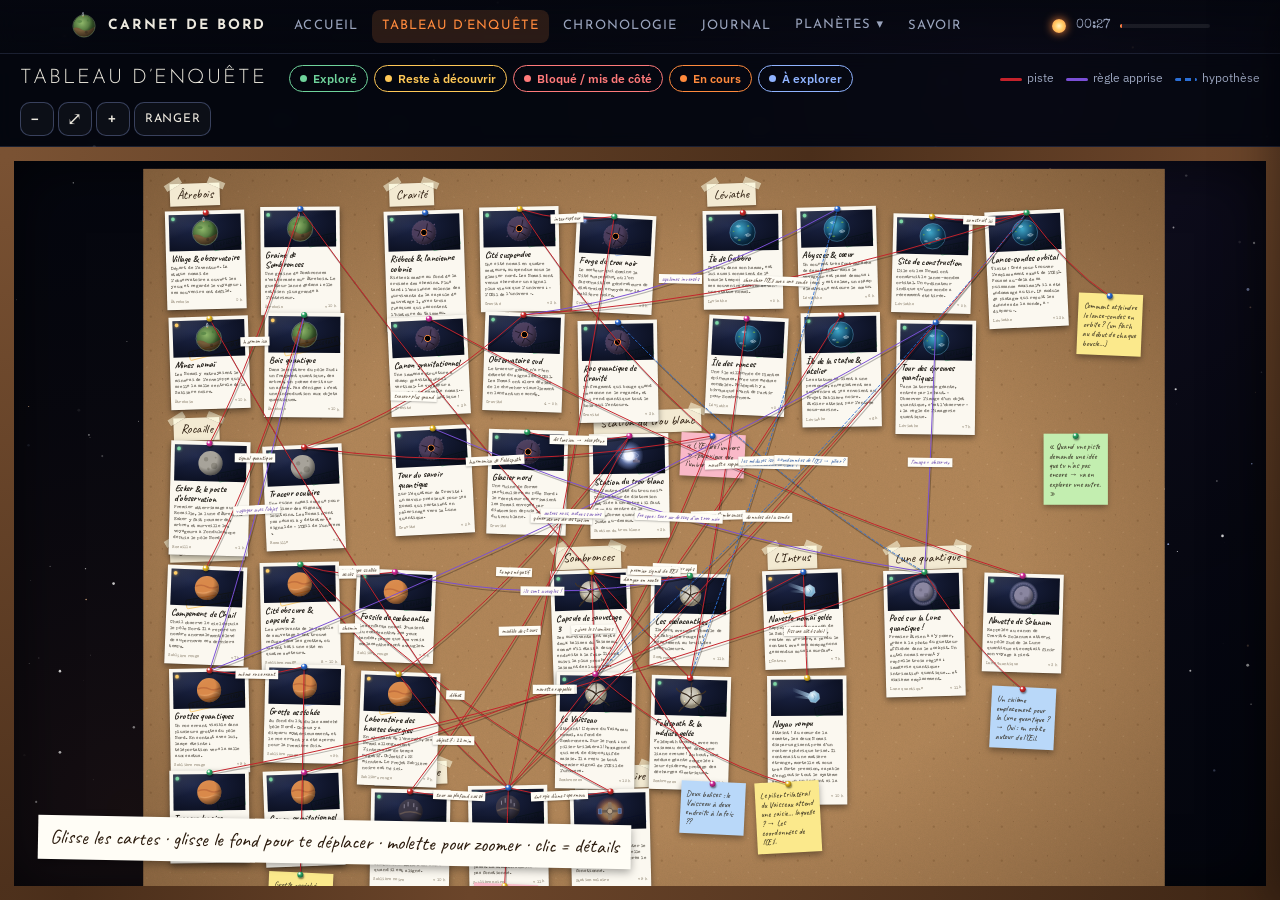
<file: tableau.html>
<!doctype html>
<html lang="fr">
<head>
<meta charset="utf-8">
<meta name="viewport" content="width=device-width, initial-scale=1">
<title>Tableau d’enquête — Outer Wilds</title>
<link rel="stylesheet" href="assets/style.css">
<style>
  body { overflow: hidden; height: 100vh; display: flex; flex-direction: column; }
  .toolbar { position: relative; z-index: 20; display: flex; align-items: center; gap: 10px; flex-wrap: wrap; padding: 10px 20px; border-bottom: 1px solid var(--line); background: rgba(5,7,15,.75); backdrop-filter: blur(8px); }
  .toolbar h1 { font-size: 20px; margin: 0 12px 0 0; letter-spacing: .1em; }
  .toolbar .filters { display: flex; gap: 6px; flex-wrap: wrap; }
  .toolbar .filters label { cursor: pointer; user-select: none; }
  .toolbar .filters input { display: none; }
  .toolbar .filters input:not(:checked) + .pill { opacity: .35; text-decoration: line-through; }
  .toolbar .spacer { flex: 1; }
  .toolbar .zoom { display: flex; gap: 4px; }
  .toolbar .zoom button { width: 34px; height: 34px; padding: 0; justify-content: center; font-size: 18px; }
  .toolbar .yarns { display: flex; gap: 12px; font-size: 12px; color: var(--muted); }
  .toolbar .yarns i { display: inline-block; width: 22px; height: 3px; border-radius: 2px; vertical-align: middle; margin-right: 5px; }

  .viewport { position: relative; flex: 1; overflow: hidden; z-index: 1; touch-action: none; cursor: grab;
    border: 14px solid #5a3a22; border-image: linear-gradient(135deg, #7a5233, #4a2e1a 40%, #6b452a 60%, #3e2615) 1;
    box-shadow: inset 0 0 60px rgba(0,0,0,.6); }
  .viewport.panning { cursor: grabbing; }
  .board { position: absolute; left: 0; top: 0; width: 2700px; height: 2050px; transform-origin: 0 0;
    background-color: #b4875a;
    background-image:
      radial-gradient(ellipse at center, rgba(0,0,0,0) 50%, rgba(40,20,5,.35) 100%),
      url("data:image/svg+xml;utf8,<svg xmlns='http://www.w3.org/2000/svg' width='300' height='300'><filter id='n'><feTurbulence type='fractalNoise' baseFrequency='.9' numOctaves='3' stitchTiles='stitch'/><feColorMatrix values='0 0 0 0 .35  0 0 0 0 .2  0 0 0 0 .08  0 0 0 .55 0'/></filter><rect width='300' height='300' filter='url(%23n)'/></svg>"),
      url("data:image/svg+xml;utf8,<svg xmlns='http://www.w3.org/2000/svg' width='90' height='90'><circle cx='20' cy='30' r='3' fill='%23825a34' opacity='.5'/><circle cx='70' cy='60' r='2' fill='%23d9b285' opacity='.5'/><circle cx='50' cy='15' r='1.5' fill='%236d4526' opacity='.6'/><circle cx='10' cy='75' r='2.5' fill='%23cfa577' opacity='.4'/></svg>");
  }

  .zone { position: absolute; font-family: var(--font-hand); font-size: 34px; color: #2a1a0c; background: #f3ead2; padding: 2px 18px 4px; box-shadow: 0 3px 8px rgba(0,0,0,.35); transform: rotate(-2deg); white-space: nowrap; pointer-events: none; }
  .zone::before, .zone::after { content: ""; position: absolute; top: -8px; width: 46px; height: 18px; background: rgba(255,255,230,.55); box-shadow: 0 1px 2px rgba(0,0,0,.15); }
  .zone::before { left: -14px; transform: rotate(-30deg); } .zone::after { right: -14px; transform: rotate(25deg); }

  .card { position: absolute; width: 210px; background: #fbf8f0; padding: 10px 10px 12px; box-shadow: 0 8px 18px rgba(0,0,0,.4), 0 1px 3px rgba(0,0,0,.3); cursor: pointer; transform: rotate(var(--rot)); transition: box-shadow .2s, opacity .3s, filter .3s; user-select: none; touch-action: none; }
  .card:hover, .card.dragging { box-shadow: 0 18px 34px rgba(0,0,0,.5); z-index: 3; }
  .card.dragging { cursor: grabbing; transform: rotate(0deg) scale(1.03); }
  .card .photo { height: 96px; background: radial-gradient(ellipse at 30% 30%, #1c2547, #070a16); display: grid; place-items: center; overflow: hidden; position: relative; }
  .card .photo::after { content: ""; position: absolute; inset: 0; background: linear-gradient(160deg, rgba(255,255,255,.12), transparent 40%); }
  .card .photo .st { position: absolute; top: 6px; left: 6px; width: 10px; height: 10px; border-radius: 50%; background: var(--c); box-shadow: 0 0 8px var(--c); }
  .card h4 { font-family: var(--font-hand); font-size: 25px; line-height: 1.02; color: #1e1a14; margin: 8px 2px 4px; font-weight: 700; }
  .card p { font-family: var(--font-type); font-size: 11.5px; line-height: 1.4; color: #3b352b; margin: 0 2px; }
  .card .meta { display: flex; justify-content: space-between; align-items: center; margin-top: 8px; font-family: var(--font-type); font-size: 10.5px; color: #8a7f6c; }
  .stamp { position: absolute; right: 10px; top: 76px; transform: rotate(-12deg); font-family: var(--font-type); font-size: 12px; letter-spacing: .08em; text-transform: uppercase; color: var(--c); border: 2px solid var(--c); padding: 1px 6px; border-radius: 4px; background: rgba(251,248,240,.85); opacity: .92; mix-blend-mode: multiply; }
  .card.current { outline: 3px solid rgba(255,138,61,.0); animation: glowc 2.4s ease-in-out infinite; }
  @keyframes glowc { 50% { box-shadow: 0 0 0 6px rgba(255,138,61,.55), 0 18px 34px rgba(0,0,0,.5); } }
  .card.dim, .note.dim { opacity: .25; filter: grayscale(.8); }
  .board.focus .card:not(.lit), .board.focus .note:not(.lit) { opacity: .45; }

  .note { position: absolute; width: 170px; padding: 22px 14px 18px; font-family: var(--font-hand); font-size: 22px; line-height: 1.12; color: #2b2418; box-shadow: 0 8px 16px rgba(0,0,0,.35); transform: rotate(var(--rot)); cursor: grab; user-select: none; touch-action: none; transition: opacity .3s; }
  .note.yellow { background: #fbe98c; } .note.pink { background: #f9b9c8; } .note.blue { background: #b9d8f9; } .note.green { background: #c3eeb0; }

  svg.strings { position: absolute; left: 0; top: 0; width: 2700px; height: 2050px; pointer-events: none; z-index: 2; overflow: visible; }
  svg.strings path { fill: none; stroke-linecap: round; transition: opacity .3s, stroke-width .3s; }
  svg.strings path.shadow { stroke: rgba(0,0,0,.28); stroke-width: 3; }
  svg.strings path.clue { stroke: #c4222b; stroke-width: 2.6; }
  svg.strings path.rule { stroke: #7a4fd6; stroke-width: 2.6; }
  svg.strings path.hypo { stroke: #2b6fd6; stroke-width: 2.4; stroke-dasharray: 7 6; }
  .board.focus svg.strings path:not(.lit) { opacity: .15; }
  .board.focus svg.strings path.lit:not(.shadow) { stroke-width: 4; }
  .tags { position: absolute; inset: 0; pointer-events: none; z-index: 4; }
  .tag { position: absolute; transform: translate(-50%, -50%) rotate(var(--rot)); background: #fffdf6; color: #3a2a1a; font-family: var(--font-hand); font-size: 17px; line-height: 1; padding: 3px 8px 4px; box-shadow: 0 2px 5px rgba(0,0,0,.3); white-space: nowrap; transition: opacity .3s; }
  .tag.hypo { color: #1f4f9c; } .tag.rule { color: #5a36a8; }
  .board.focus .tag:not(.lit) { opacity: .15; }
  .pins { position: absolute; inset: 0; pointer-events: none; z-index: 5; }
  .pin { position: absolute; width: 16px; height: 16px; margin: -8px 0 0 -8px; border-radius: 50%; background: radial-gradient(circle at 35% 30%, #fff 0 8%, var(--pc) 30%, #000 140%); box-shadow: 2px 4px 4px rgba(0,0,0,.45); }

  /* Tiroir de détail */
  .drawer { position: fixed; right: 0; top: 0; bottom: 0; width: min(420px, 100%); z-index: 60; background: var(--panel-solid); border-left: 1px solid var(--line-strong); box-shadow: -20px 0 50px rgba(0,0,0,.5); transform: translateX(105%); transition: transform .35s cubic-bezier(.2,.8,.2,1); overflow-y: auto; padding: 26px 24px 40px; }
  .drawer.open { transform: none; }
  .drawer .close { position: absolute; right: 16px; top: 14px; background: none; border: 0; color: var(--muted); font-size: 26px; cursor: pointer; }
  .drawer .pic { height: 150px; border-radius: 12px; background: radial-gradient(ellipse at 30% 30%, #1c2547, #070a16); display: grid; place-items: center; margin-bottom: 16px; }
  .drawer h3 { font-size: 24px; margin: 6px 0 10px; }
  .drawer ul { padding-left: 18px; } .drawer li { margin: 6px 0; color: #d6d3ca; }
  .drawer .links a { display: block; padding: 6px 0; border-top: 1px solid var(--line); font-size: 14px; }

  .help { transition: opacity .6s; position: absolute; left: 24px; bottom: 22px; z-index: 6; font-family: var(--font-hand); font-size: 20px; color: #2a1a0c; background: #fffdf6; padding: 6px 12px; box-shadow: 0 3px 8px rgba(0,0,0,.35); transform: rotate(1deg); pointer-events: none; max-width: 80vw; }
  @media (max-width: 700px) { .toolbar .yarns { display: none; } .toolbar h1 { display: none; } }
</style>
</head>
<body data-page="tableau" data-nofooter="1">
<div class="toolbar">
  <h1>Tableau d’enquête</h1>
  <div class="filters" id="filters"></div>
  <div class="spacer"></div>
  <div class="yarns"><span><i style="background:#c4222b"></i>piste</span><span><i style="background:#7a4fd6"></i>règle apprise</span><span><i style="background:repeating-linear-gradient(90deg,#2b6fd6 0 6px,transparent 6px 10px)"></i>hypothèse</span></div>
  <div class="zoom">
    <button class="btn" id="zout" title="Dézoomer">−</button>
    <button class="btn" id="zfit" title="Tout voir">⤢</button>
    <button class="btn" id="zin" title="Zoomer">+</button>
    <button class="btn" id="reset" title="Remettre les cartes à leur place" style="width:auto;padding:0 10px;font-size:12px">Ranger</button>
  </div>
</div>
<div class="viewport" id="vp">
  <div class="board" id="board">
    <svg class="strings" id="strings"></svg>
    <div class="tags" id="tags"></div>
    <div class="pins" id="pins"></div>
  </div>
  <div class="help">Glisse les cartes · glisse le fond pour te déplacer · molette pour zoomer · clic = détails</div>
</div>
<aside class="drawer" id="drawer"><button class="close" id="dclose" aria-label="Fermer">×</button><div id="dbody"></div></aside>

<script src="assets/data.js"></script>
<script src="assets/journal.js"></script>
<script src="assets/common.js"></script>
<script>
(function () {
  const D = OW, U = OWUI, { esc, STATUS, pill, planetSVG, planet } = U;
  const vp = document.getElementById("vp"), board = document.getElementById("board");
  const sv = document.getElementById("strings"), tagsL = document.getElementById("tags"), pinsL = document.getElementById("pins");
  const KEY = "ow-board-pos-v2";
  const saved = U.lsGet(KEY) || {};
  const hash = s => [...s].reduce((a, c) => (a * 31 + c.charCodeAt(0)) | 0, 7);
  const rot = id => ((Math.abs(hash(id)) % 60) / 10 - 3).toFixed(1) + "deg";

  /* ---------- Étiquettes de zones (calculées depuis les positions par défaut) ---------- */
  const zones = {};
  D.cards.forEach(c => { const z = zones[c.zone] || (zones[c.zone] = { x: 1e9, y: 1e9 }); z.x = Math.min(z.x, c.pos.x); z.y = Math.min(z.y, c.pos.y); });
  Object.entries(zones).forEach(([name, z]) => {
    const el = document.createElement("div"); el.className = "zone"; el.textContent = name;
    el.style.left = (z.x + 10) + "px"; el.style.top = (z.y - 62) + "px"; board.appendChild(el);
  });

  /* ---------- Cartes & post-its ---------- */
  const items = {};
  D.cards.forEach(c => {
    const st = STATUS[c.status], el = document.createElement("div");
    el.className = "card" + (c.status === "current" ? " current" : "");
    el.dataset.id = c.id; el.style.setProperty("--rot", rot(c.id)); el.style.setProperty("--c", st.hex);
    el.innerHTML = `<div class="photo"><span class="st"></span>${planetSVG(U.artFor(c), 84)}</div>
      <span class="stamp">${esc(st.label)}</span>
      <h4>${esc(c.title)}</h4><p>${esc(c.summary)}</p>
      <div class="meta"><span>${esc(c.zone)}</span><span>${esc(c.hours || "")}</span></div>`;
    board.appendChild(el);
    items[c.id] = { el, data: c, kind: "card", w: 210, pos: { ...(saved[c.id] || c.pos) } };
  });
  D.notes.forEach(n => {
    const el = document.createElement("div");
    el.className = "note " + n.color; el.dataset.id = n.id; el.style.setProperty("--rot", rot(n.id));
    el.textContent = n.text; board.appendChild(el);
    items[n.id] = { el, data: n, kind: "note", w: 170, pos: { ...(saved[n.id] || n.pos) } };
  });
  const pinColors = ["#d42a2a", "#2a6ad4", "#e8b81c", "#2aa865", "#d42a9a"];
  Object.values(items).forEach((it, i) => {
    const p = document.createElement("div"); p.className = "pin"; p.style.setProperty("--pc", it.data.status === "current" ? "#ff8a3d" : pinColors[i % pinColors.length]);
    pinsL.appendChild(p); it.pin = p;
  });

  /* ---------- Fils ---------- */
  const links = D.links.map(l => {
    const sh = document.createElementNS("http://www.w3.org/2000/svg", "path"); sh.setAttribute("class", "shadow");
    const pa = document.createElementNS("http://www.w3.org/2000/svg", "path"); pa.setAttribute("class", l.kind);
    sv.append(sh, pa);
    let tag = null;
    if (l.label) { tag = document.createElement("div"); tag.className = "tag " + l.kind; tag.textContent = l.label; tag.style.setProperty("--rot", rot(l.from + l.to)); tagsL.appendChild(tag); }
    return { ...l, sh, pa, tag };
  });
  const pinPt = it => [it.pos.x + it.w / 2, it.pos.y + 6];
  function layout() {
    Object.values(items).forEach(it => {
      it.el.style.left = it.pos.x + "px"; it.el.style.top = it.pos.y + "px";
      const [px, py] = pinPt(it); it.pin.style.left = px + "px"; it.pin.style.top = py + "px";
    });
    links.forEach(l => {
      const a = items[l.from], b = items[l.to]; if (!a || !b) return;
      const [x1, y1] = pinPt(a), [x2, y2] = pinPt(b);
      const dist = Math.hypot(x2 - x1, y2 - y1), sag = Math.min(90, dist * 0.12);
      const cx = (x1 + x2) / 2, cy = (y1 + y2) / 2 + sag;
      const d = `M${x1} ${y1} Q${cx} ${cy} ${x2} ${y2}`;
      l.pa.setAttribute("d", d); l.sh.setAttribute("d", `M${x1 + 3} ${y1 + 5} Q${cx + 3} ${cy + 7} ${x2 + 3} ${y2 + 5}`);
      if (l.tag) { l.tag.style.left = (0.25 * x1 + 0.5 * cx + 0.25 * x2) + "px"; l.tag.style.top = (0.25 * y1 + 0.5 * cy + 0.25 * y2) + "px"; }
    });
  }
  layout();

  /* ---------- Vue (zoom / déplacement) ---------- */
  const view = { s: 1, x: 0, y: 0 };
  const apply = () => board.style.transform = `translate(${view.x}px,${view.y}px) scale(${view.s})`;
  function fit() {
    const r = vp.getBoundingClientRect(), s = Math.min(r.width / 2700, r.height / 2050) * 0.98;
    view.s = Math.max(0.2, s); view.x = (r.width - 2700 * view.s) / 2; view.y = (r.height - 2050 * view.s) / 2; apply();
  }
  function zoomAt(f, cx, cy) {
    const ns = Math.min(2.2, Math.max(0.2, view.s * f)); f = ns / view.s;
    view.x = cx - (cx - view.x) * f; view.y = cy - (cy - view.y) * f; view.s = ns; apply();
  }
  fit();
  addEventListener("resize", fit);
  vp.addEventListener("wheel", e => { e.preventDefault(); const r = vp.getBoundingClientRect(); zoomAt(e.deltaY < 0 ? 1.12 : 1 / 1.12, e.clientX - r.left, e.clientY - r.top); }, { passive: false });
  const center = () => { const r = vp.getBoundingClientRect(); return [r.width / 2, r.height / 2]; };
  document.getElementById("zin").onclick = () => zoomAt(1.25, ...center());
  document.getElementById("zout").onclick = () => zoomAt(0.8, ...center());
  document.getElementById("zfit").onclick = fit;
  document.getElementById("reset").onclick = () => {
    Object.values(items).forEach(it => it.pos = { ...it.data.pos });
    try { localStorage.removeItem(KEY); } catch (e) {}
    layout();
  };

  /* ---------- Glisser (cartes & fond) ---------- */
  let drag = null;
  vp.addEventListener("pointerdown", e => {
    if (e.button !== 0) return;
    document.querySelector(".help").style.opacity = 0;
    const el = e.target.closest(".card, .note");
    if (el) {
      const it = items[el.dataset.id];
      drag = { type: "item", it, sx: e.clientX, sy: e.clientY, ox: it.pos.x, oy: it.pos.y, moved: false };
      el.classList.add("dragging");
    } else {
      drag = { type: "pan", sx: e.clientX, sy: e.clientY, ox: view.x, oy: view.y }; vp.classList.add("panning");
    }
    vp.setPointerCapture(e.pointerId);
  });
  vp.addEventListener("pointermove", e => {
    if (!drag) return;
    const dx = e.clientX - drag.sx, dy = e.clientY - drag.sy;
    if (drag.type === "pan") { view.x = drag.ox + dx; view.y = drag.oy + dy; apply(); return; }
    if (Math.hypot(dx, dy) > 4) drag.moved = true;
    drag.it.pos.x = Math.round(drag.ox + dx / view.s); drag.it.pos.y = Math.round(drag.oy + dy / view.s); layout();
  });
  vp.addEventListener("pointerup", () => {
    if (!drag) return;
    vp.classList.remove("panning");
    if (drag.type === "item") {
      drag.it.el.classList.remove("dragging");
      if (drag.moved) { const o = {}; Object.entries(items).forEach(([k, it]) => o[k] = it.pos); U.lsSet(KEY, o); }
      else if (drag.it.kind === "card") openDrawer(drag.it.data);
    }
    drag = null;
  });

  /* ---------- Survol : mettre en lumière les fils d'une carte ---------- */
  Object.values(items).forEach(it => {
    it.el.addEventListener("mouseenter", () => {
      if (drag) return;
      board.classList.add("focus"); it.el.classList.add("lit");
      links.forEach(l => { if (l.from === it.data.id || l.to === it.data.id) {
        l.pa.classList.add("lit"); l.sh.classList.add("lit"); l.tag && l.tag.classList.add("lit");
        items[l.from === it.data.id ? l.to : l.from]?.el.classList.add("lit"); } });
    });
    it.el.addEventListener("mouseleave", () => {
      board.classList.remove("focus");
      board.querySelectorAll(".lit").forEach(n => n.classList.remove("lit"));
      links.forEach(l => { l.pa.classList.remove("lit"); l.sh.classList.remove("lit"); });
    });
  });

  /* ---------- Filtres par statut ---------- */
  const fl = document.getElementById("filters");
  fl.innerHTML = Object.keys(STATUS).map(k => `<label><input type="checkbox" value="${k}" checked>${pill(k)}</label>`).join("");
  fl.addEventListener("change", () => {
    const on = new Set([...fl.querySelectorAll("input:checked")].map(i => i.value));
    Object.values(items).forEach(it => it.kind === "card" && it.el.classList.toggle("dim", !on.has(it.data.status)));
  });

  /* ---------- Tiroir de détail ---------- */
  const drawer = document.getElementById("drawer"), dbody = document.getElementById("dbody");
  function openDrawer(c) {
    const p = planet(c.planet);
    const rel = D.links.filter(l => l.from === c.id || l.to === c.id).map(l => {
      const o = l.from === c.id ? l.to : l.from, oc = D.cards.find(x => x.id === o) || D.notes.find(x => x.id === o);
      return oc ? `<a href="#" data-go="${o}">${l.kind === "hypo" ? "🔵" : l.kind === "rule" ? "🟣" : "🔴"} ${esc(oc.title || oc.text)}${l.label ? ` <span class="muted">— ${esc(l.label)}</span>` : ""}</a>` : "";
    }).join("");
    dbody.innerHTML = `<div class="pic">${planetSVG(U.artFor(c), 130)}</div>
      <div class="eyebrow">${esc(c.zone)} · ${esc(c.hours || "")}</div>
      <h3>${esc(c.title)}</h3>${pill(c.status)}
      <p style="margin-top:14px">${esc(c.summary)}</p>
      ${c.details.length ? `<ul>${c.details.map(d => `<li>${esc(d)}</li>`).join("")}</ul>` : ""}
      ${c.hints.length ? `<details class="hints"><summary>Indices déjà reçus (${c.hints.length})</summary>${c.hints.map(h => `<div class="hint"><span class="lvl">niv. ${h.lvl}</span><span>${esc(h.text)}</span></div>`).join("")}</details>` : ""}
      ${c.img ? `<figure class="shot"><a href="${c.img.src}" target="_blank"><img src="${c.img.src}" alt="${esc(c.img.caption)}"></a><figcaption>${esc(c.img.caption)}</figcaption></figure>` : ""}
      ${U.logBlock(c, true)}
      ${rel ? `<div class="eyebrow" style="margin-top:22px">Fils reliés</div><div class="links">${rel}</div>` : ""}
      <p style="margin-top:22px"><a class="btn" href="${p.page}#${c.id}">Page ${esc(p.name)} →</a></p>`;
    drawer.classList.add("open");
    dbody.querySelectorAll("[data-go]").forEach(a => a.onclick = ev => {
      ev.preventDefault(); const it = items[a.dataset.go]; if (!it) return;
      const r = vp.getBoundingClientRect(); view.s = Math.max(view.s, 0.8);
      view.x = r.width / 2 - (it.pos.x + it.w / 2) * view.s; view.y = r.height / 2 - (it.pos.y + 80) * view.s; apply();
      if (it.kind === "card") openDrawer(it.data);
    });
  }
  document.getElementById("dclose").onclick = () => drawer.classList.remove("open");
  addEventListener("keydown", e => { if (e.key === "Escape") drawer.classList.remove("open"); });

  // Ouvrir directement une carte via #id
  if (location.hash) { const it = items[location.hash.slice(1)]; if (it && it.kind === "card") setTimeout(() => openDrawer(it.data), 300); }
})();
</script>
</body>
</html>
</file>
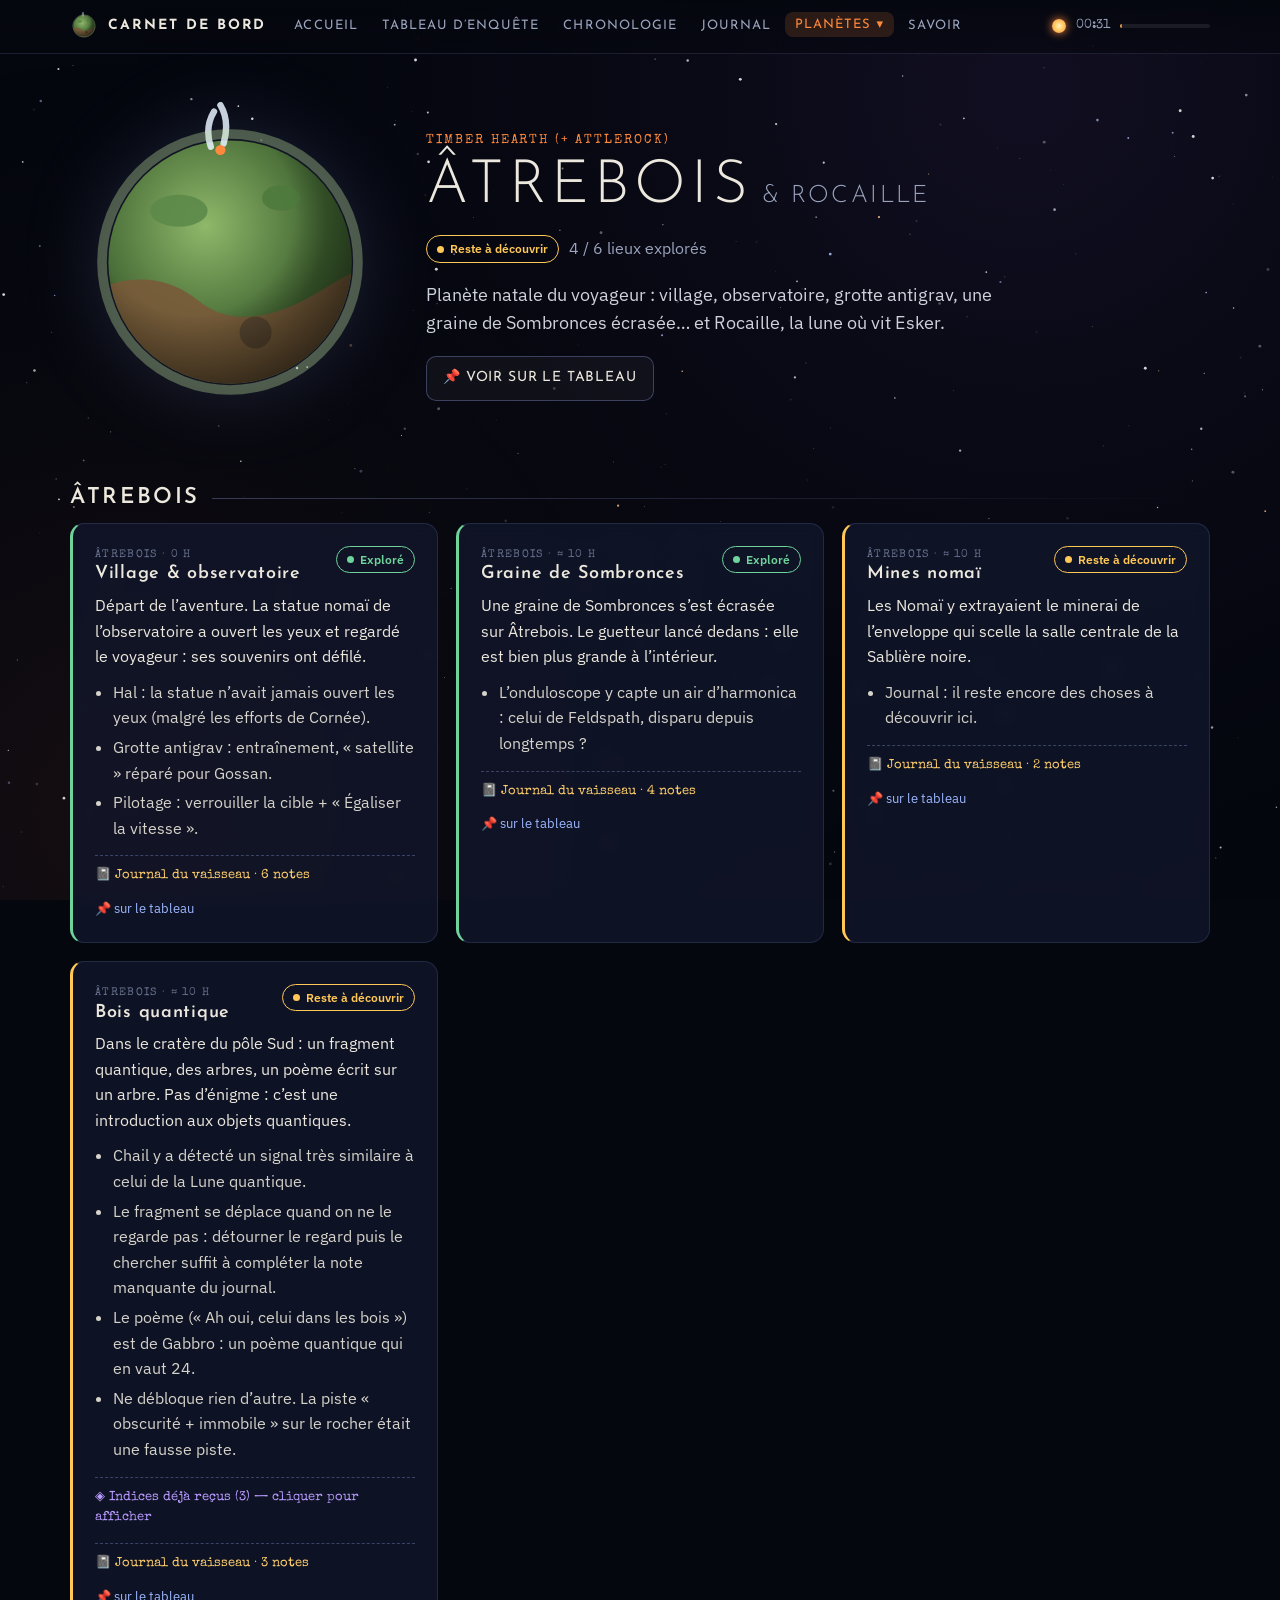
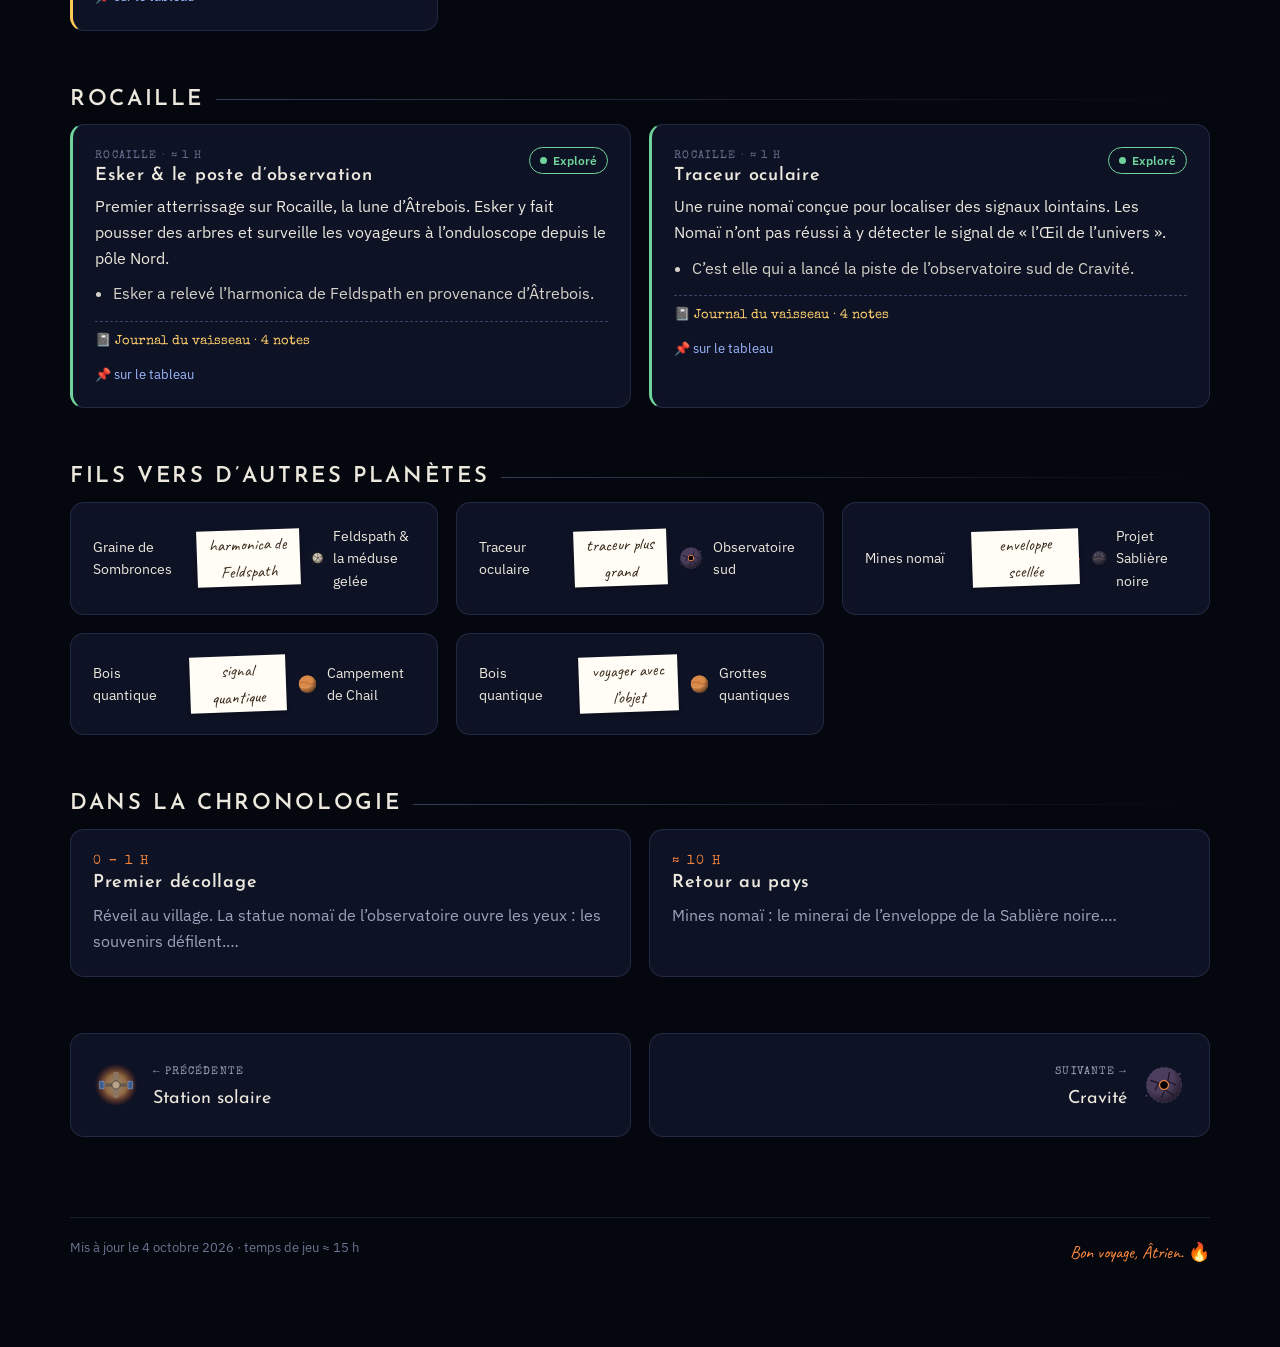
<file: planetes/atrebois.html>
<!doctype html>
<html lang="fr">
<head>
<meta charset="utf-8">
<meta name="viewport" content="width=device-width, initial-scale=1">
<title>Carnet de bord — Outer Wilds</title>
<link rel="stylesheet" href="../assets/style.css">
</head>
<body data-page="atrebois" data-root="../">
<div class="page"></div>
<script src="../assets/data.js"></script>
<script src="../assets/journal.js"></script>
<script src="../assets/common.js"></script>
<script src="../assets/planet.js"></script>
</body>
</html>
</file>
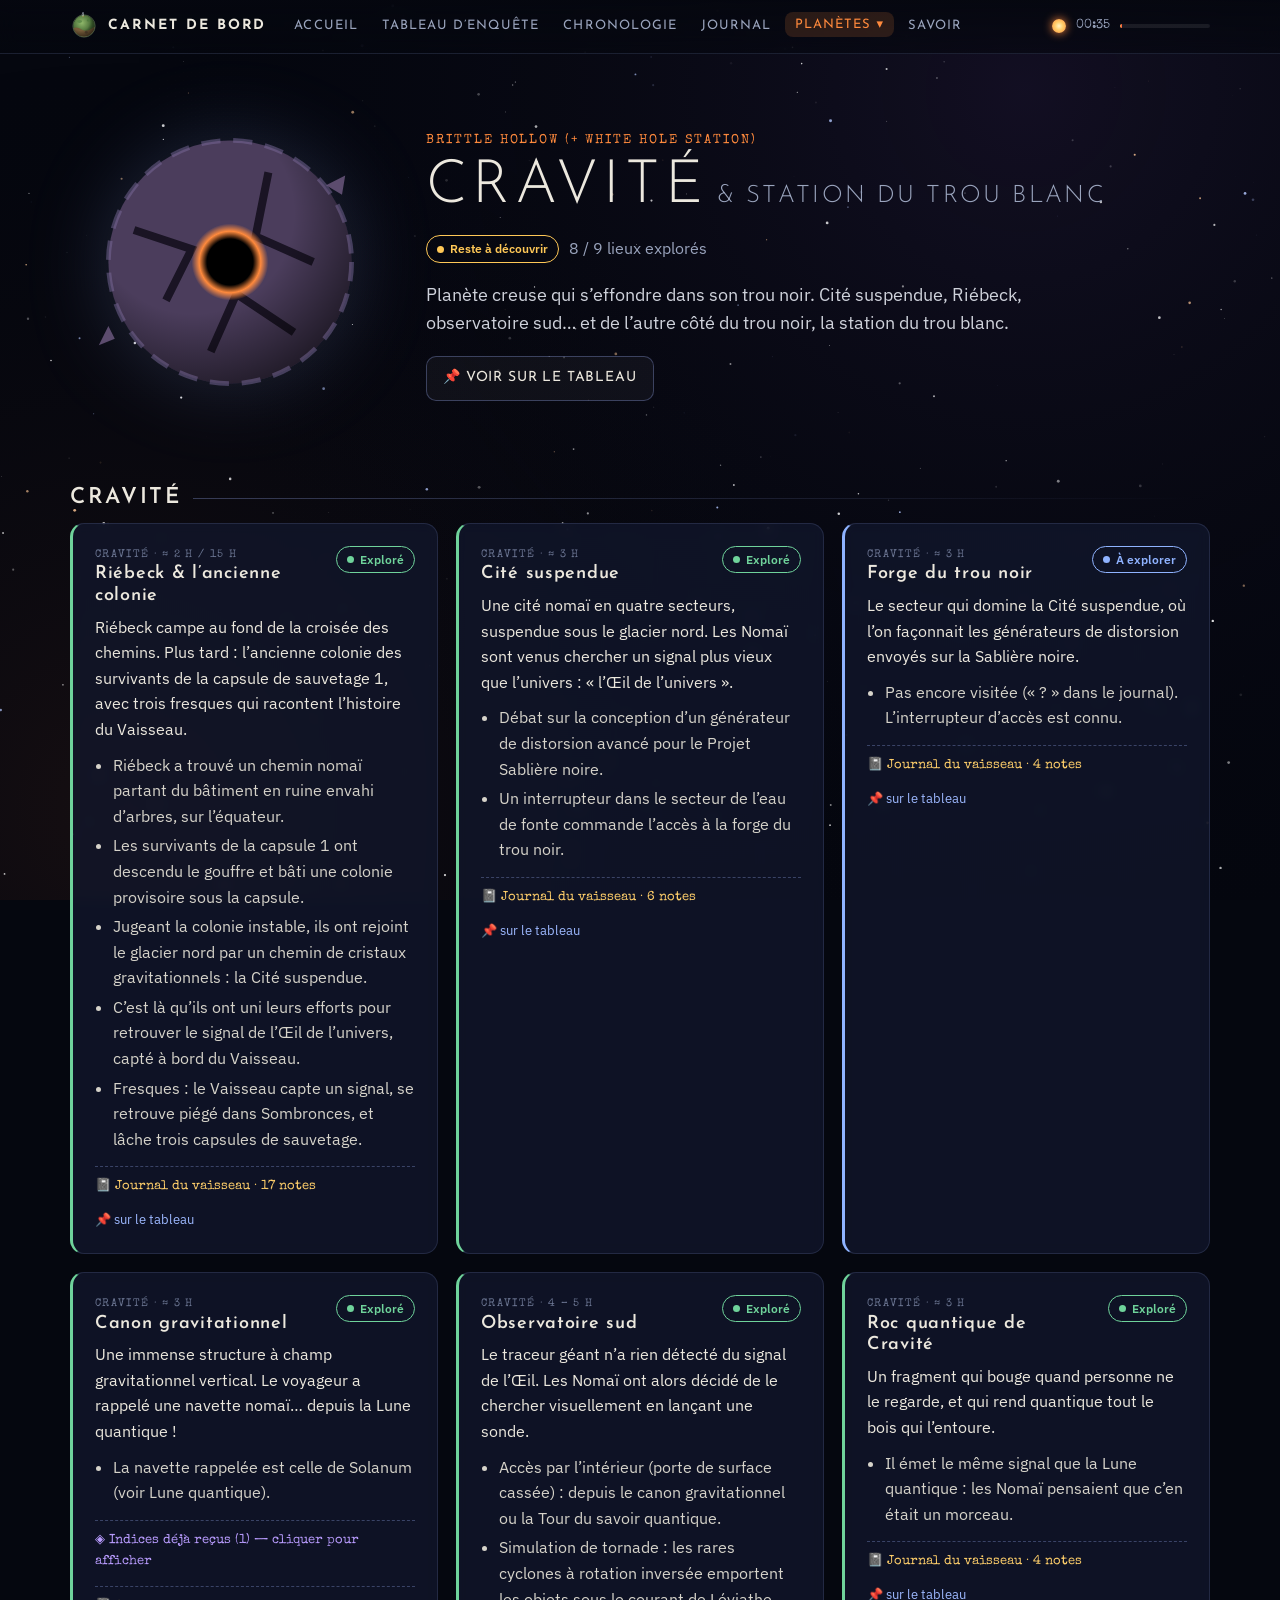
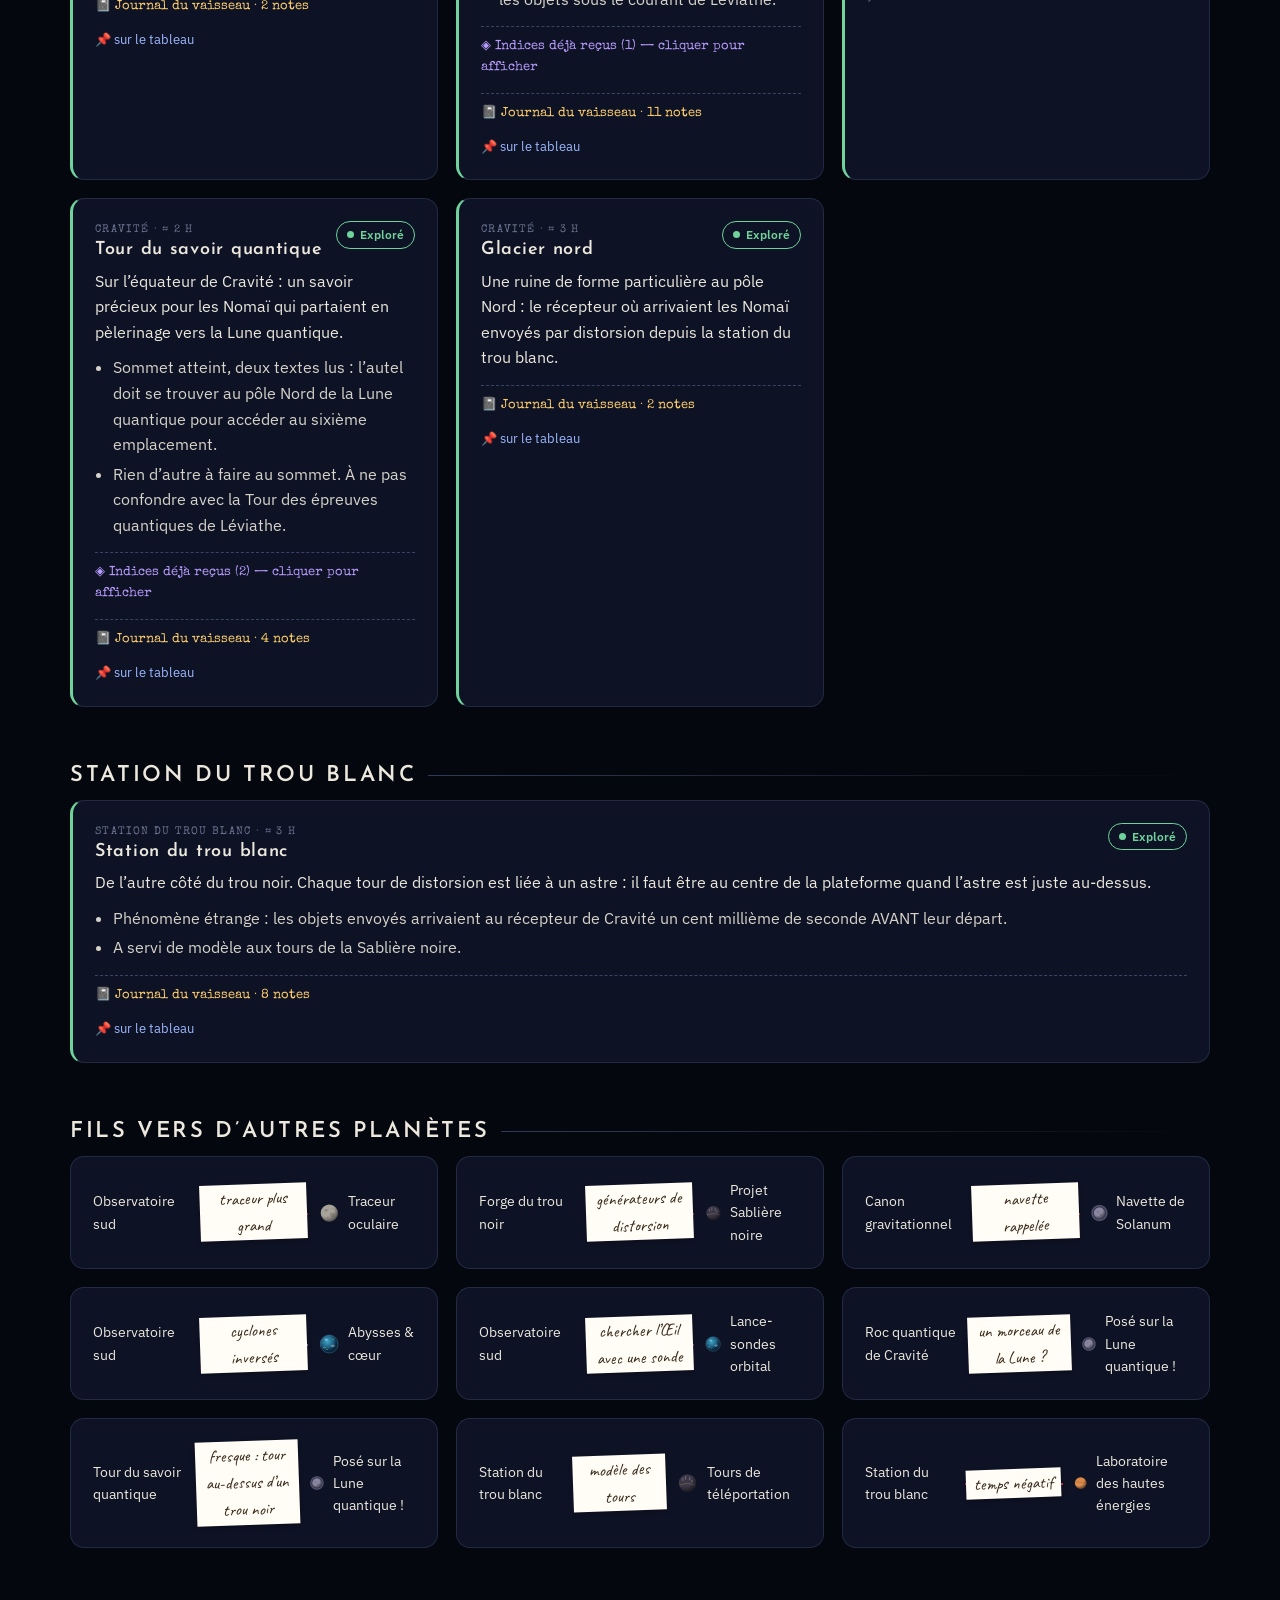
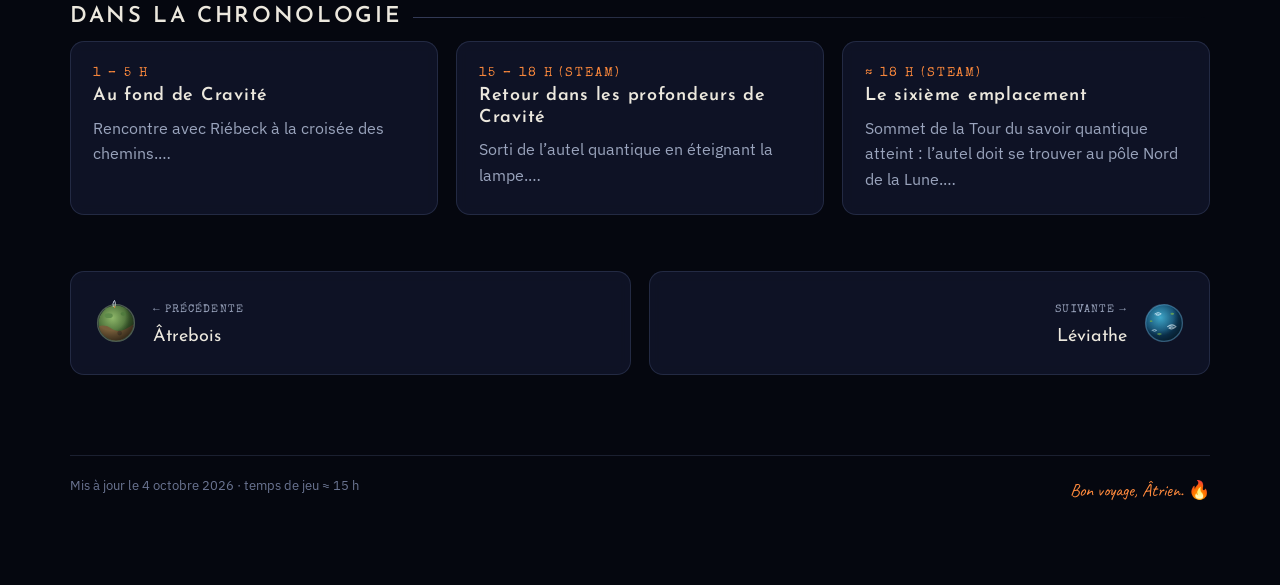
<file: planetes/cravite.html>
<!doctype html>
<html lang="fr">
<head>
<meta charset="utf-8">
<meta name="viewport" content="width=device-width, initial-scale=1">
<title>Carnet de bord — Outer Wilds</title>
<link rel="stylesheet" href="../assets/style.css">
</head>
<body data-page="cravite" data-root="../">
<div class="page"></div>
<script src="../assets/data.js"></script>
<script src="../assets/journal.js"></script>
<script src="../assets/common.js"></script>
<script src="../assets/planet.js"></script>
</body>
</html>
</file>
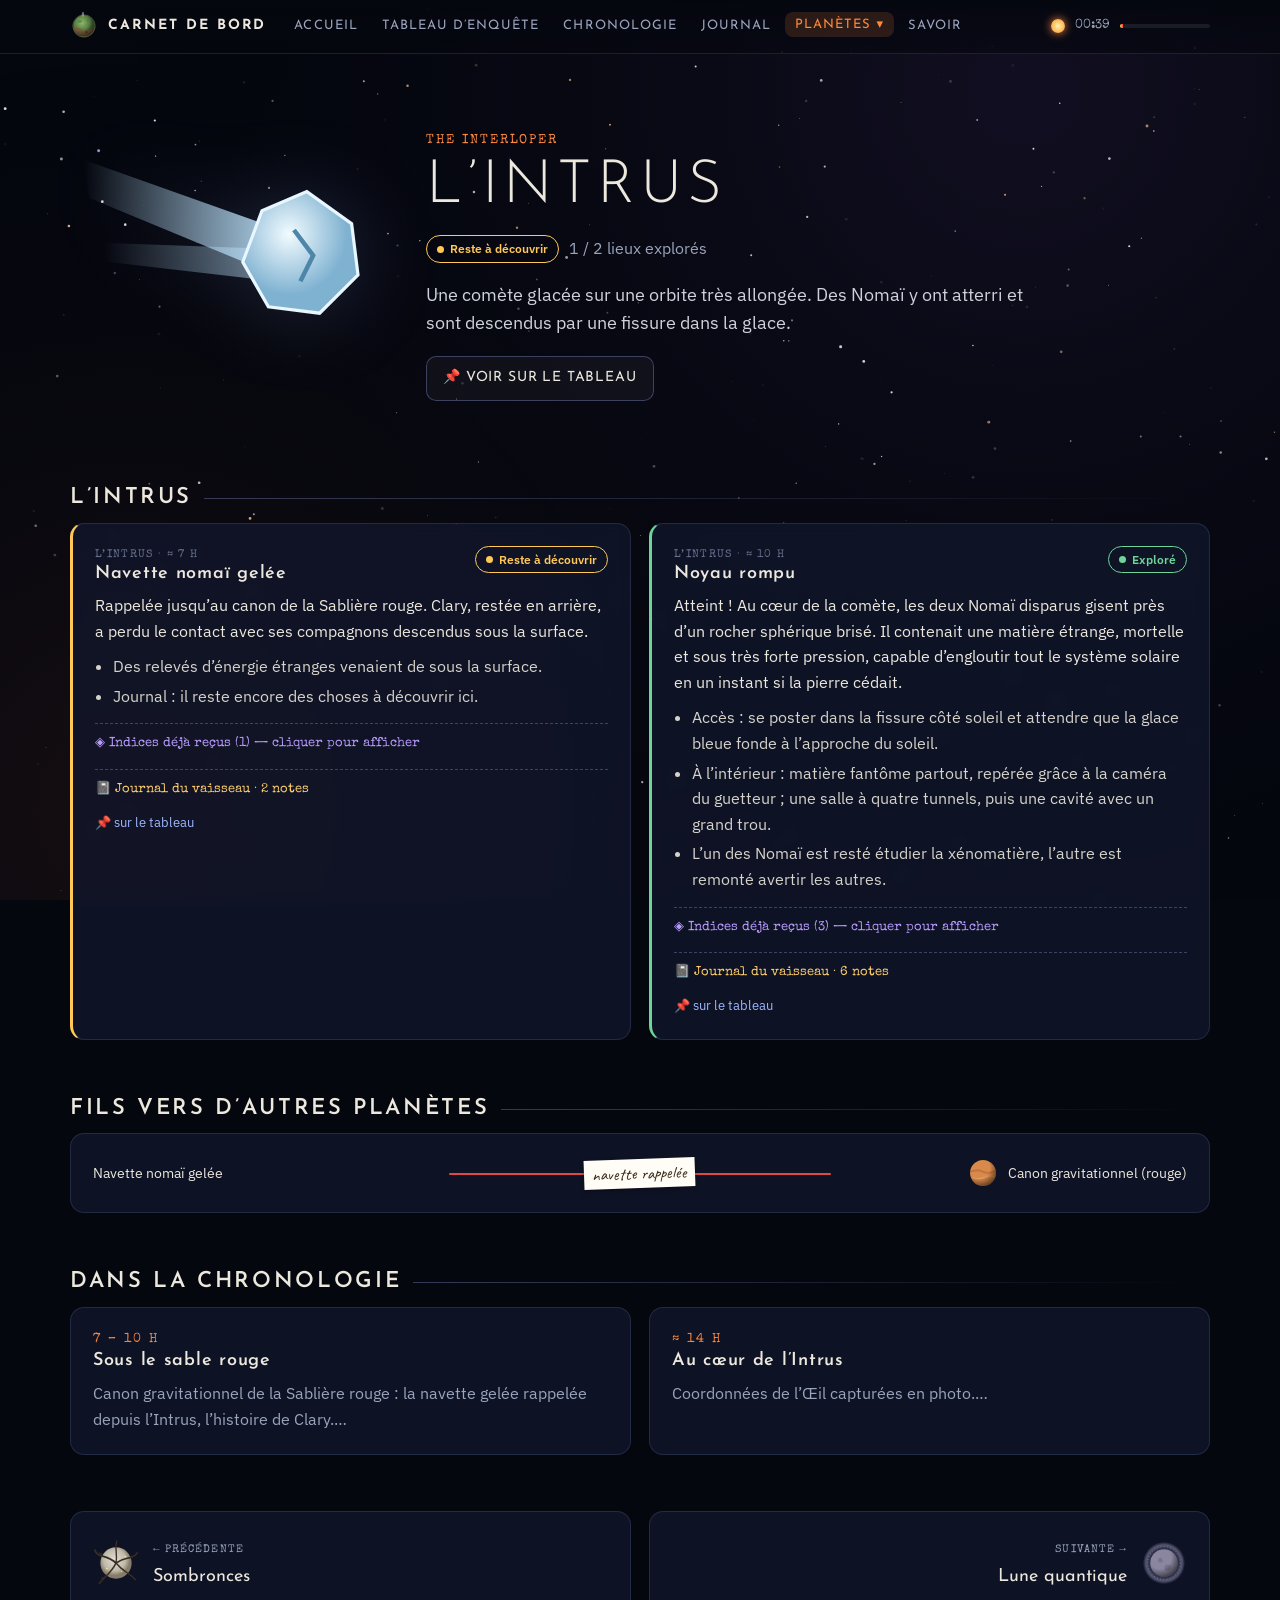
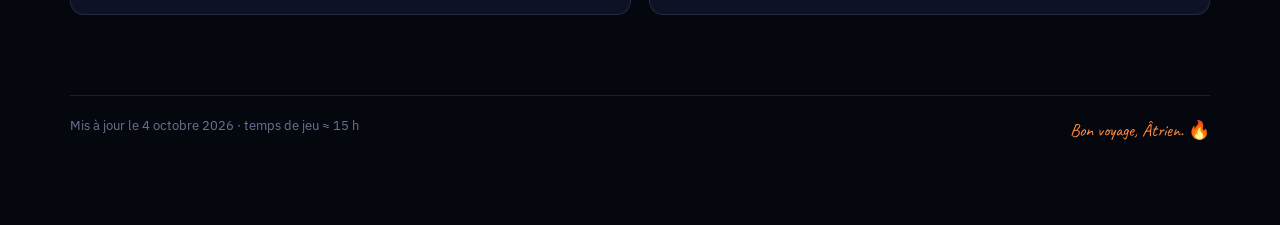
<file: planetes/intrus.html>
<!doctype html>
<html lang="fr">
<head>
<meta charset="utf-8">
<meta name="viewport" content="width=device-width, initial-scale=1">
<title>Carnet de bord — Outer Wilds</title>
<link rel="stylesheet" href="../assets/style.css">
</head>
<body data-page="intrus" data-root="../">
<div class="page"></div>
<script src="../assets/data.js"></script>
<script src="../assets/journal.js"></script>
<script src="../assets/common.js"></script>
<script src="../assets/planet.js"></script>
</body>
</html>
</file>
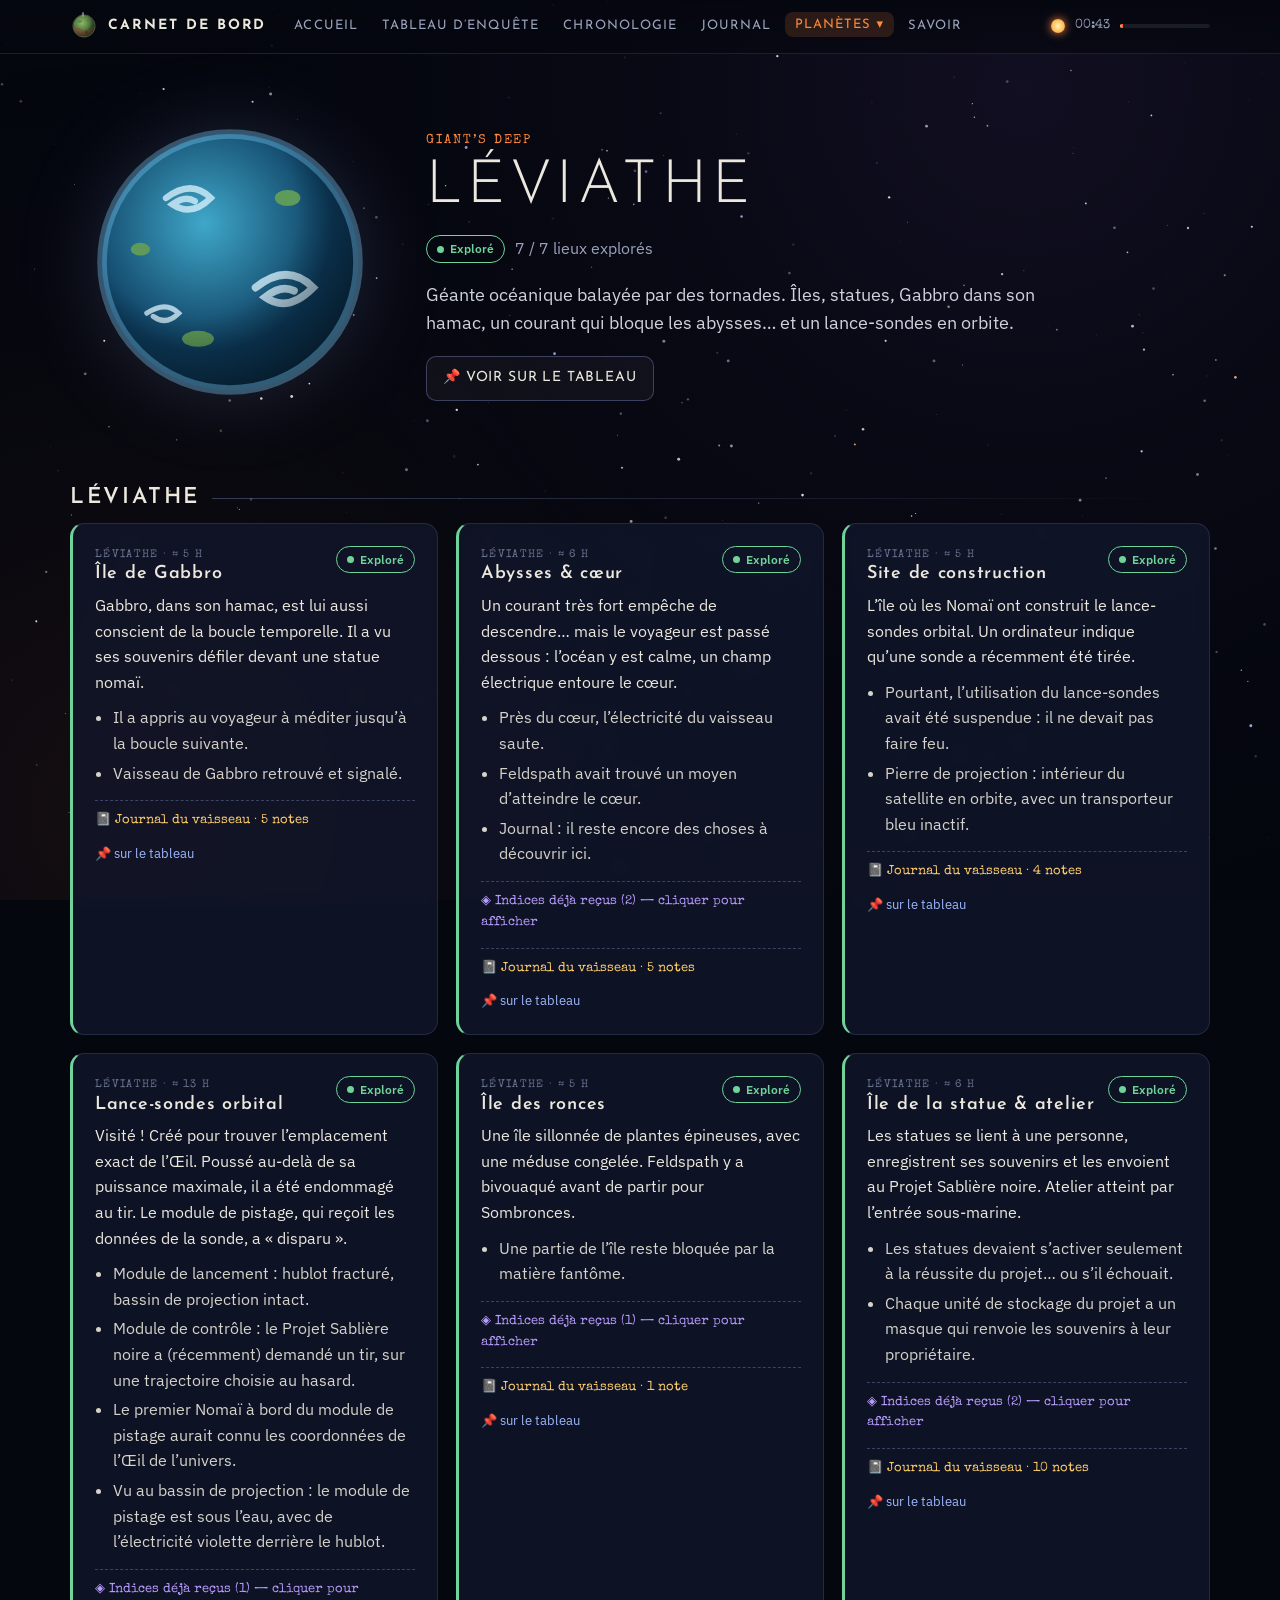
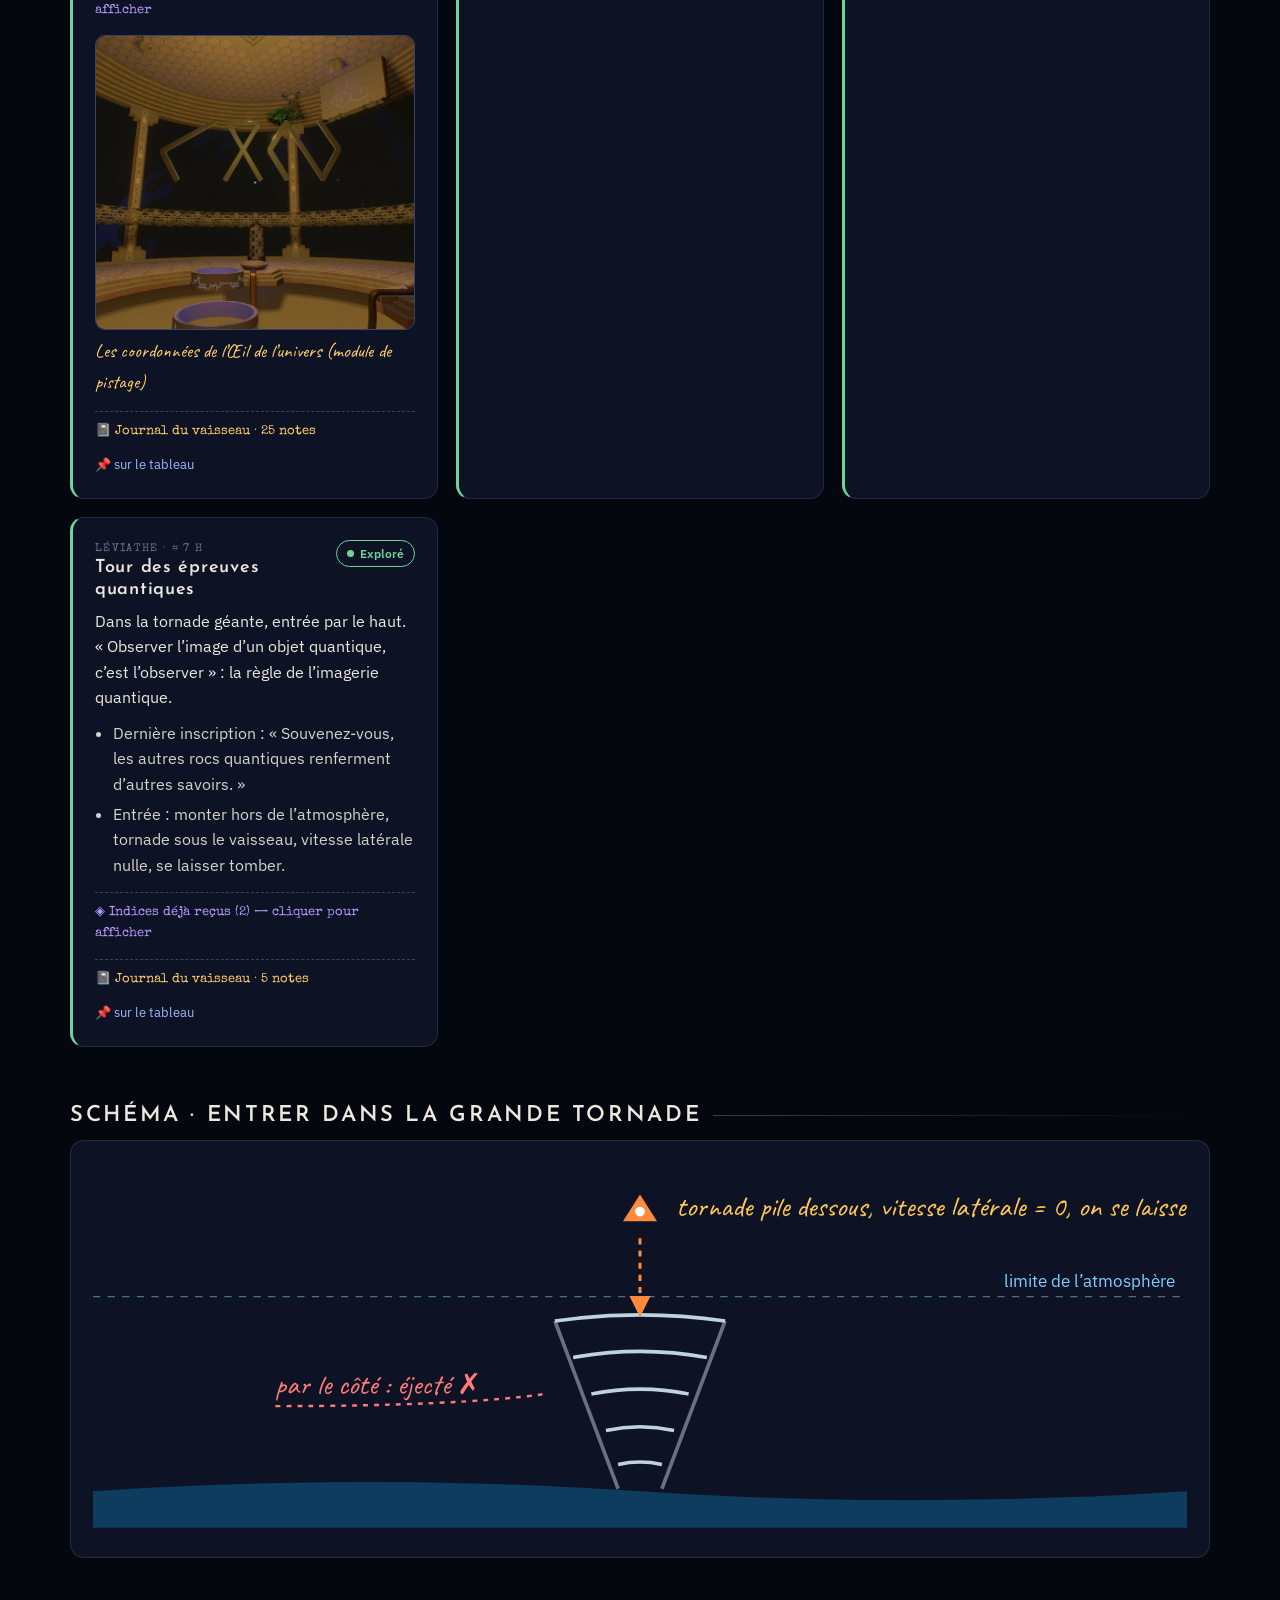
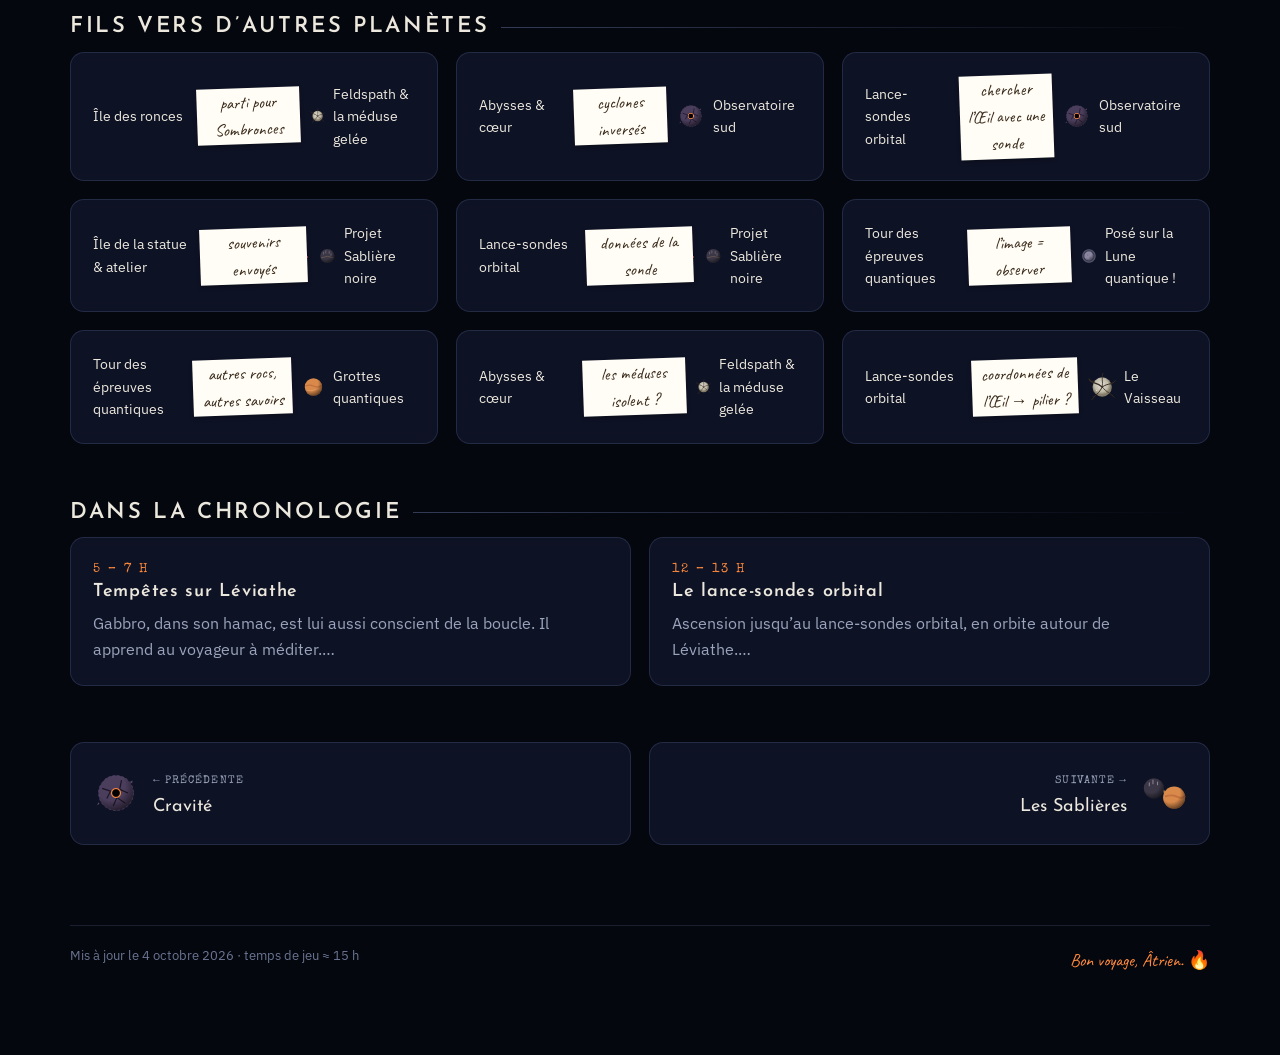
<file: planetes/leviathe.html>
<!doctype html>
<html lang="fr">
<head>
<meta charset="utf-8">
<meta name="viewport" content="width=device-width, initial-scale=1">
<title>Carnet de bord — Outer Wilds</title>
<link rel="stylesheet" href="../assets/style.css">
</head>
<body data-page="leviathe" data-root="../">
<div class="page"></div>
<script src="../assets/data.js"></script>
<script src="../assets/journal.js"></script>
<script src="../assets/common.js"></script>
<script src="../assets/planet.js"></script>
</body>
</html>
</file>
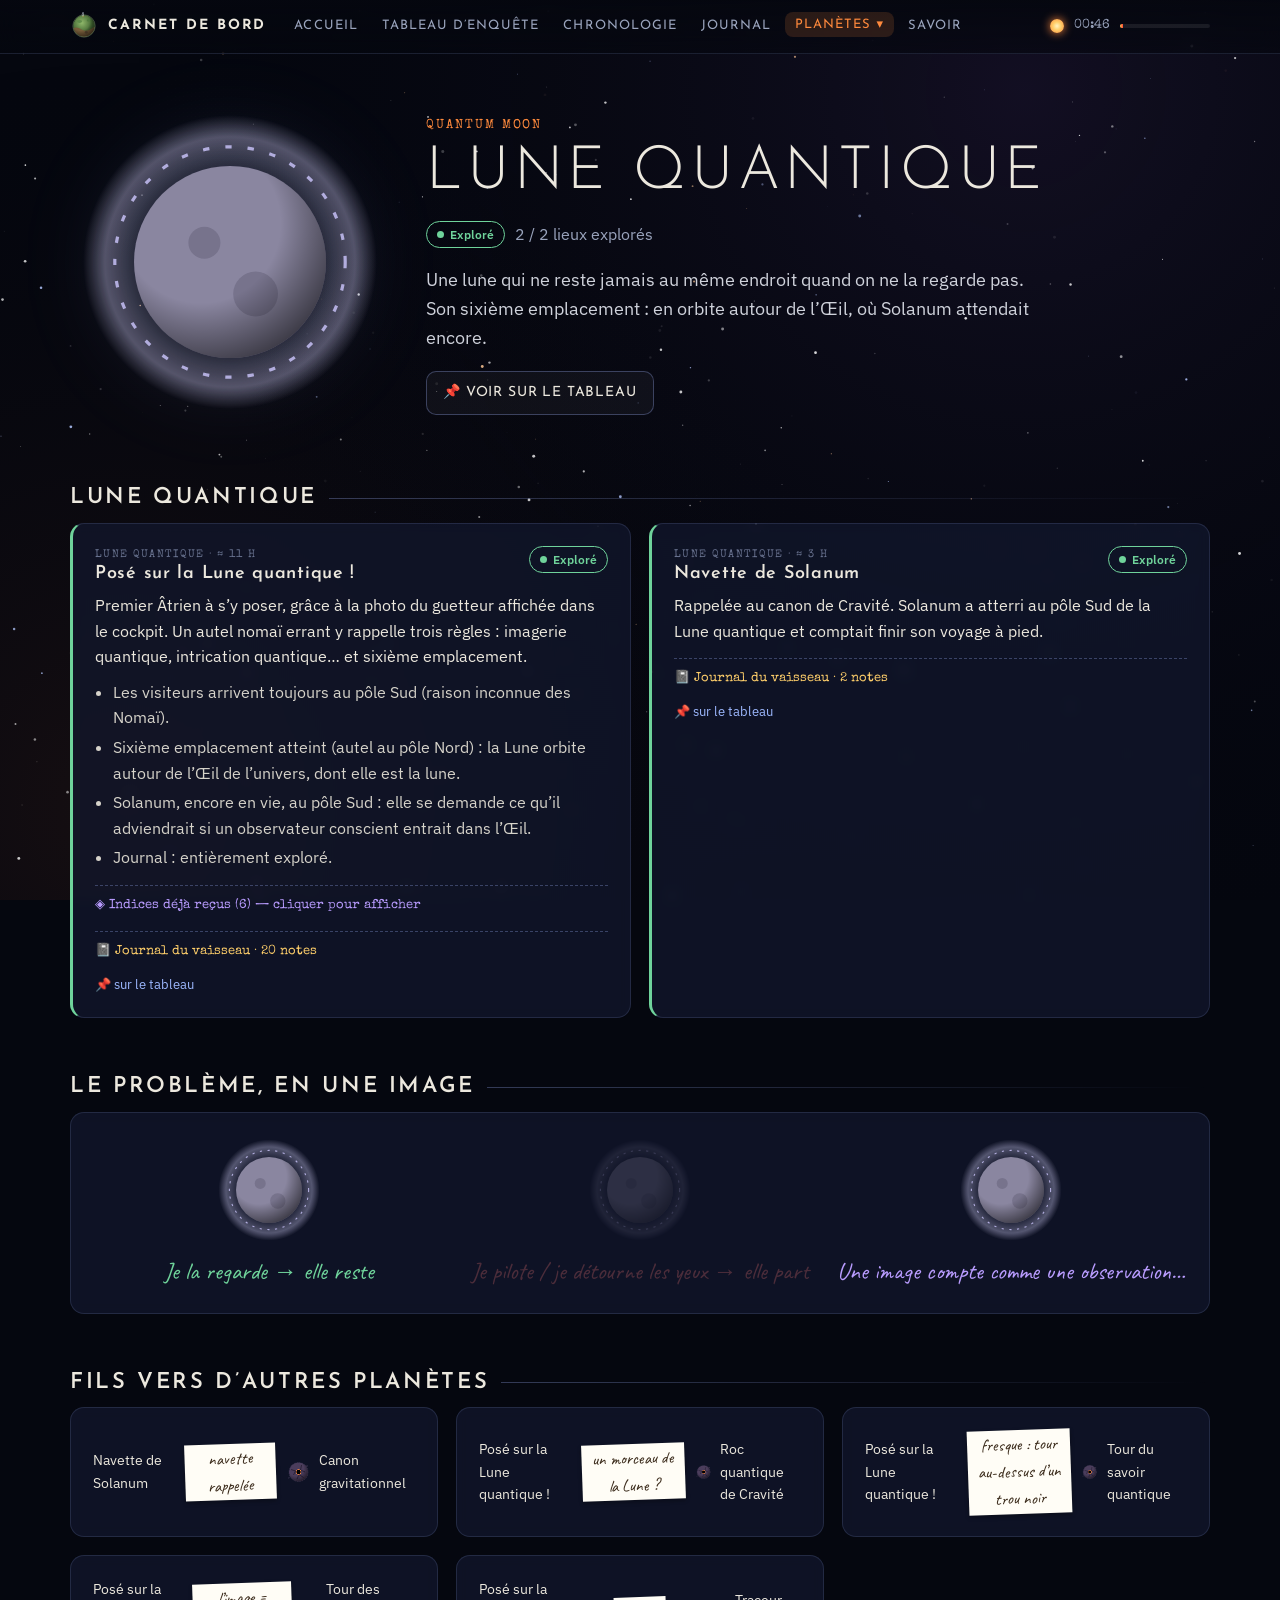
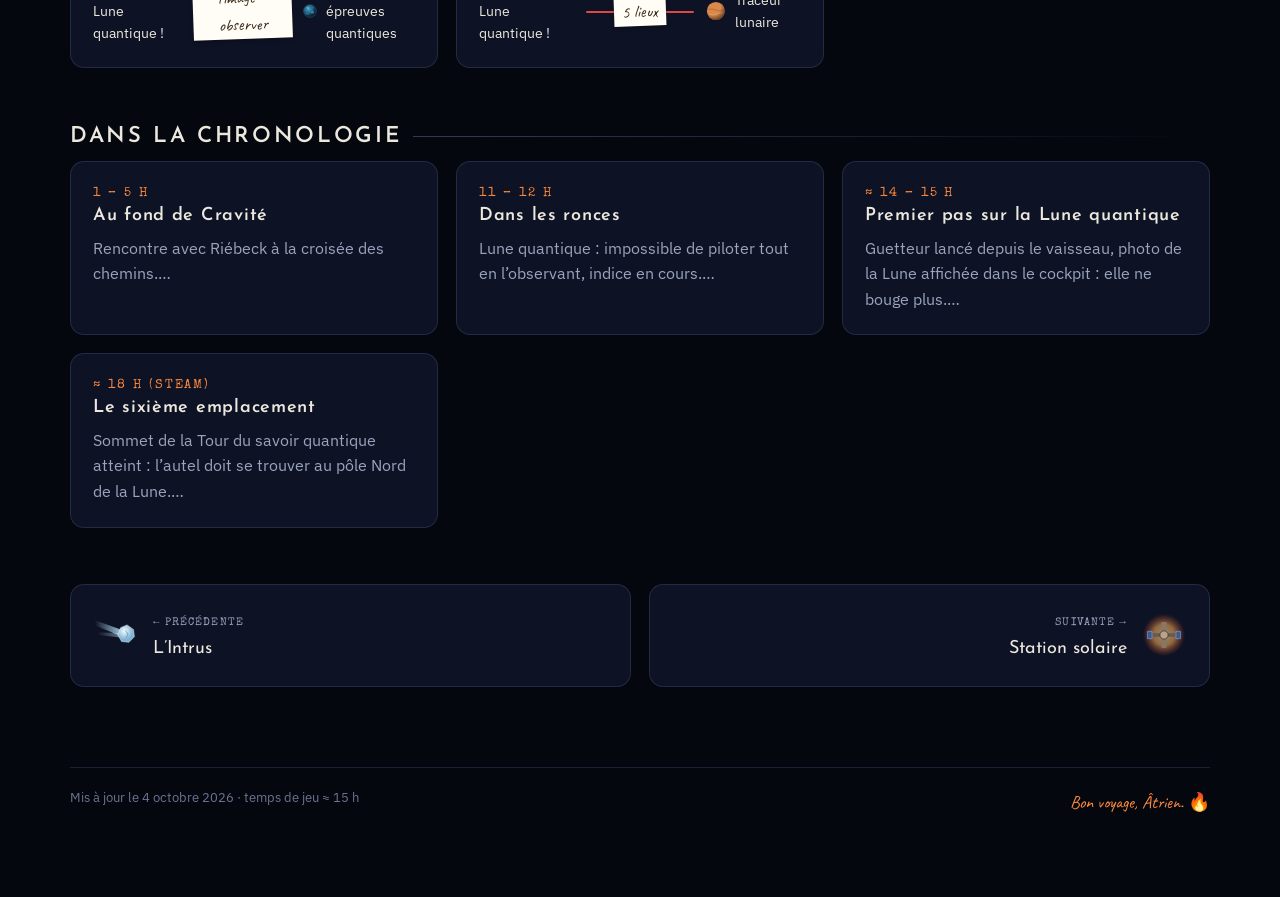
<file: planetes/lune-quantique.html>
<!doctype html>
<html lang="fr">
<head>
<meta charset="utf-8">
<meta name="viewport" content="width=device-width, initial-scale=1">
<title>Carnet de bord — Outer Wilds</title>
<link rel="stylesheet" href="../assets/style.css">
</head>
<body data-page="lune-quantique" data-root="../">
<div class="page"></div>
<script src="../assets/data.js"></script>
<script src="../assets/journal.js"></script>
<script src="../assets/common.js"></script>
<script src="../assets/planet.js"></script>
</body>
</html>
</file>
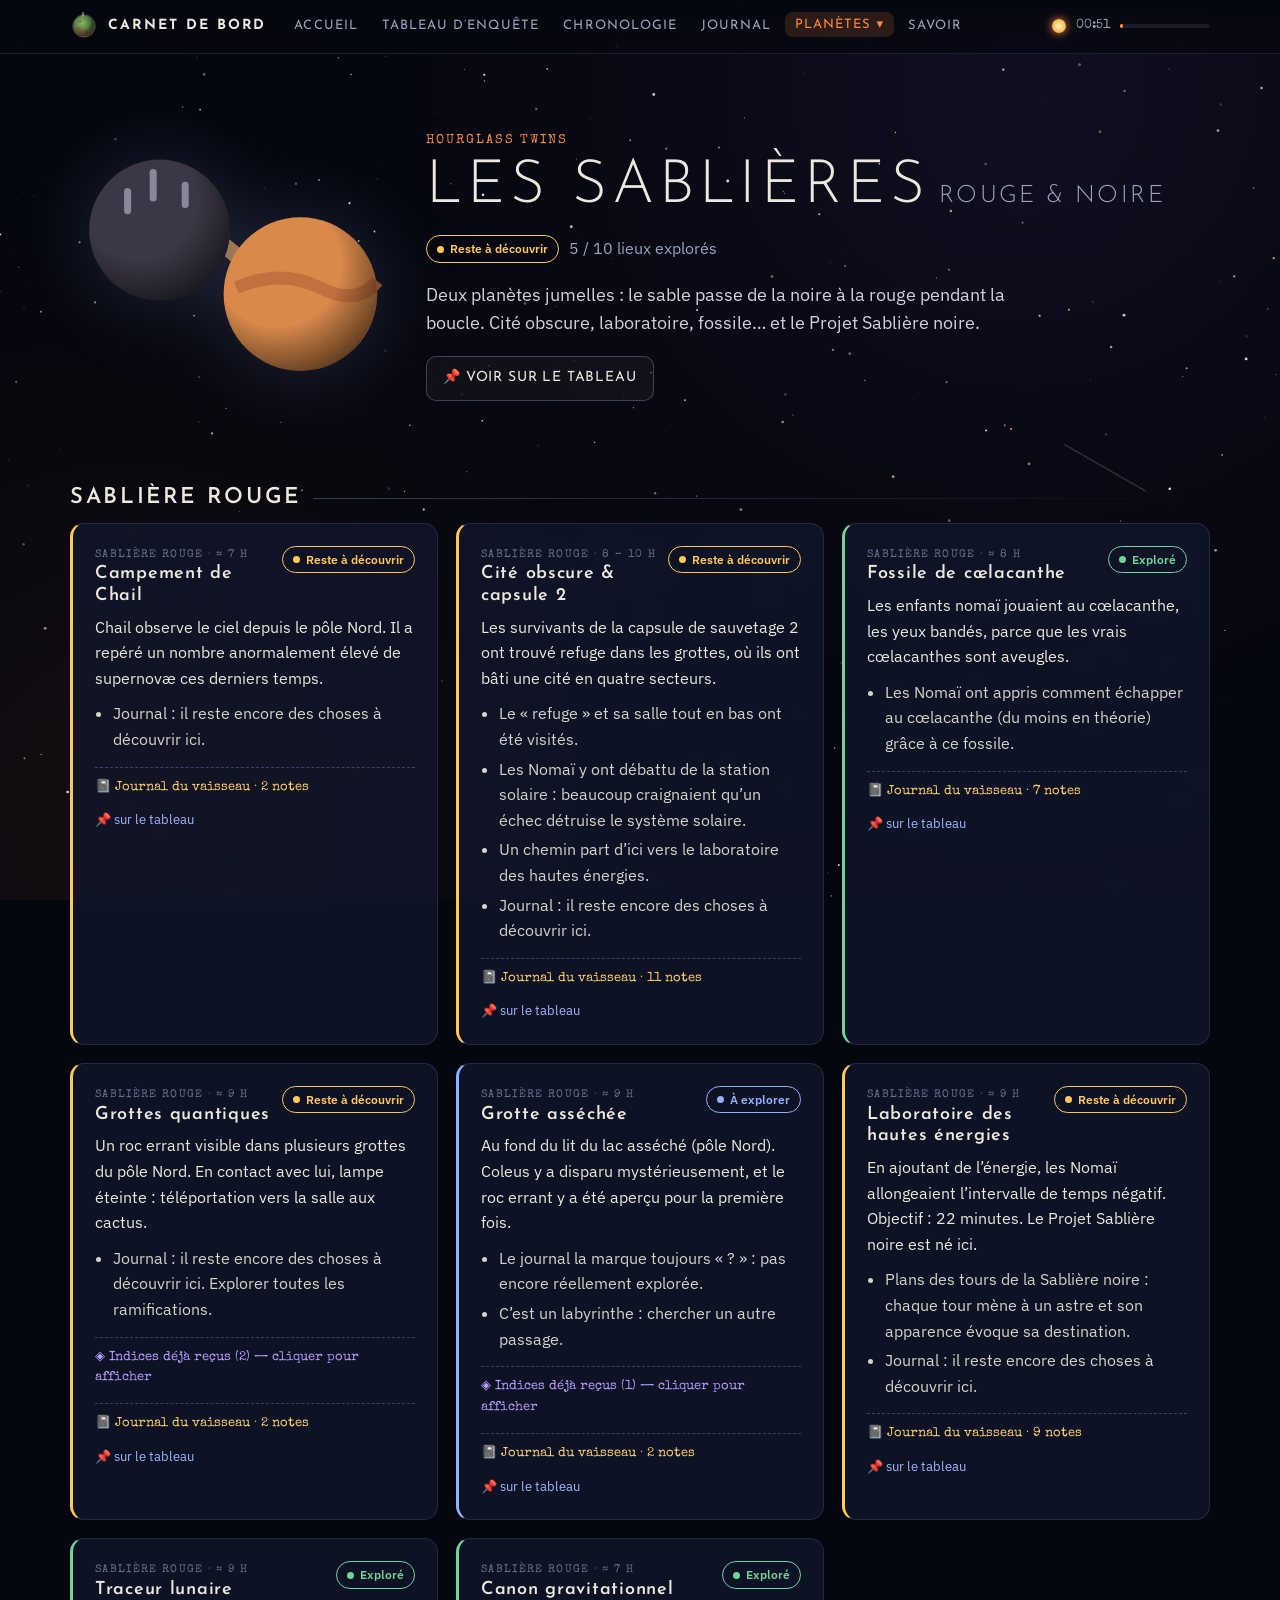
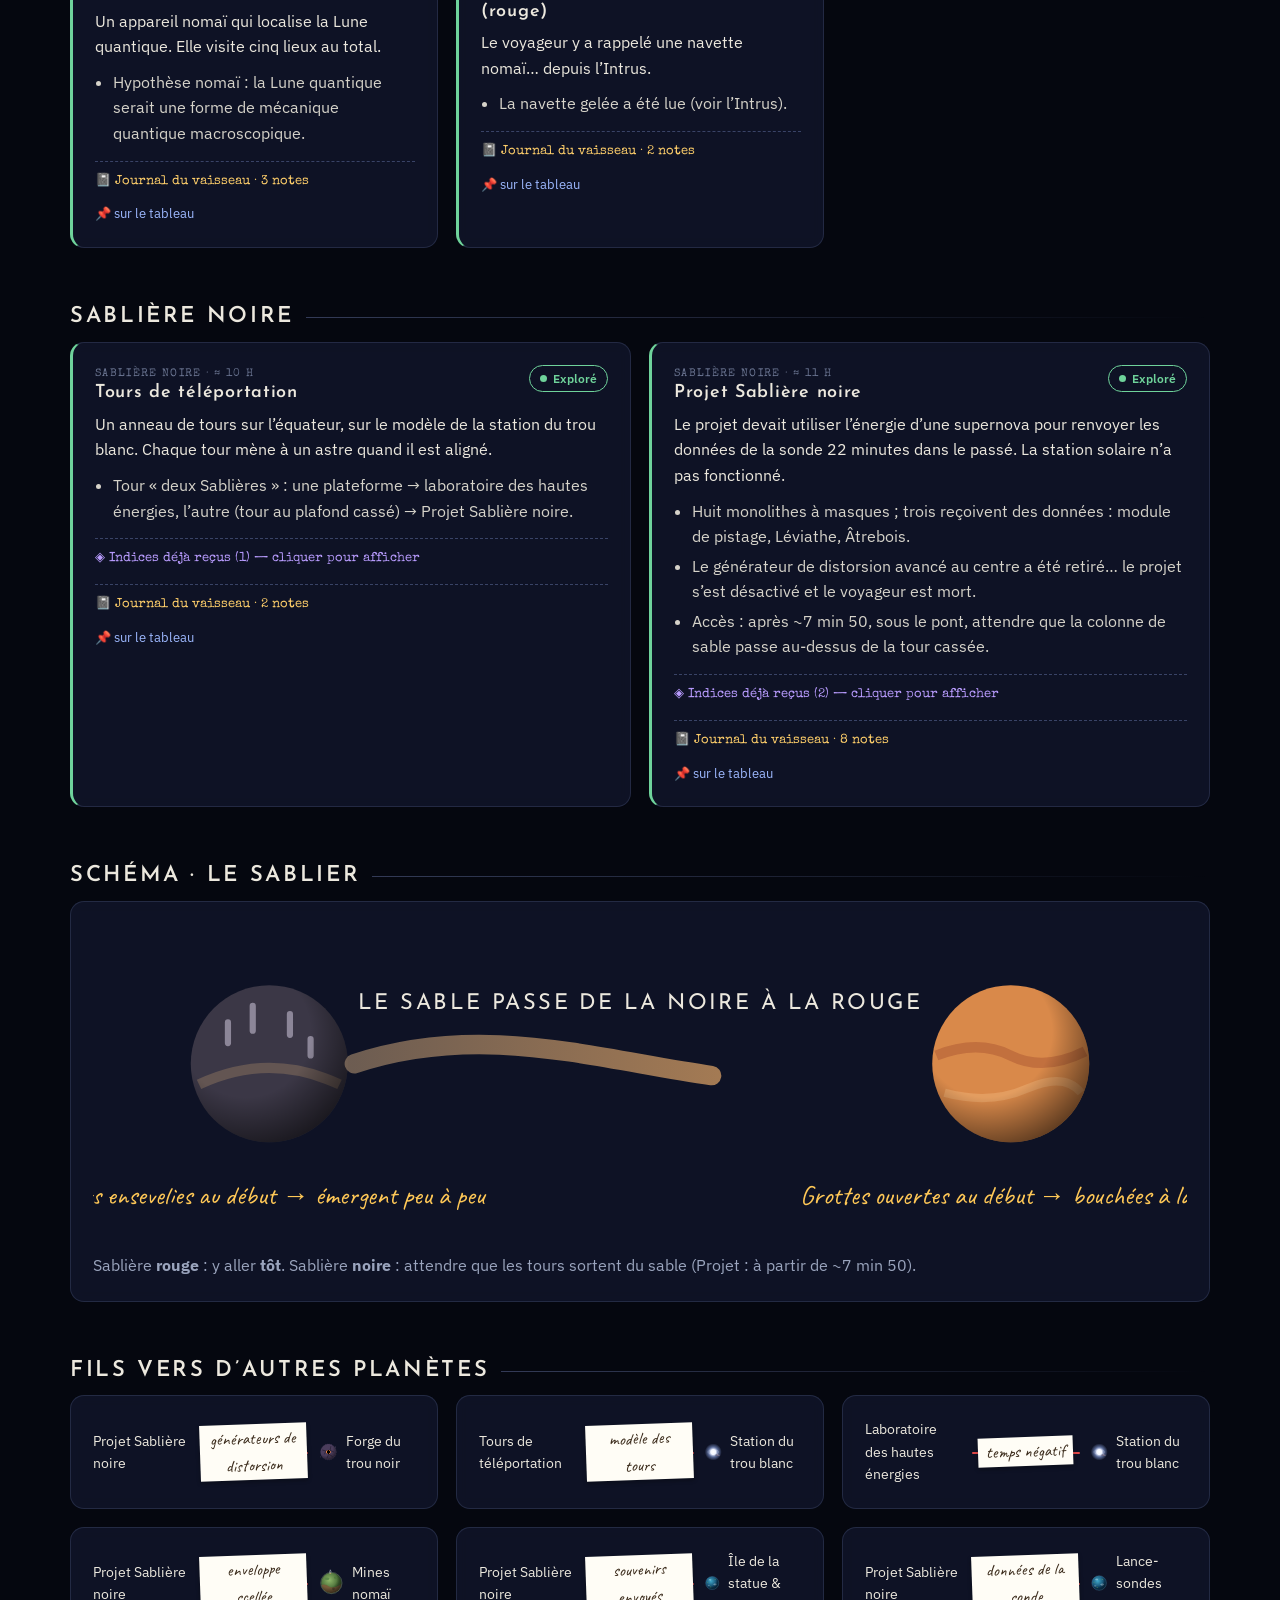
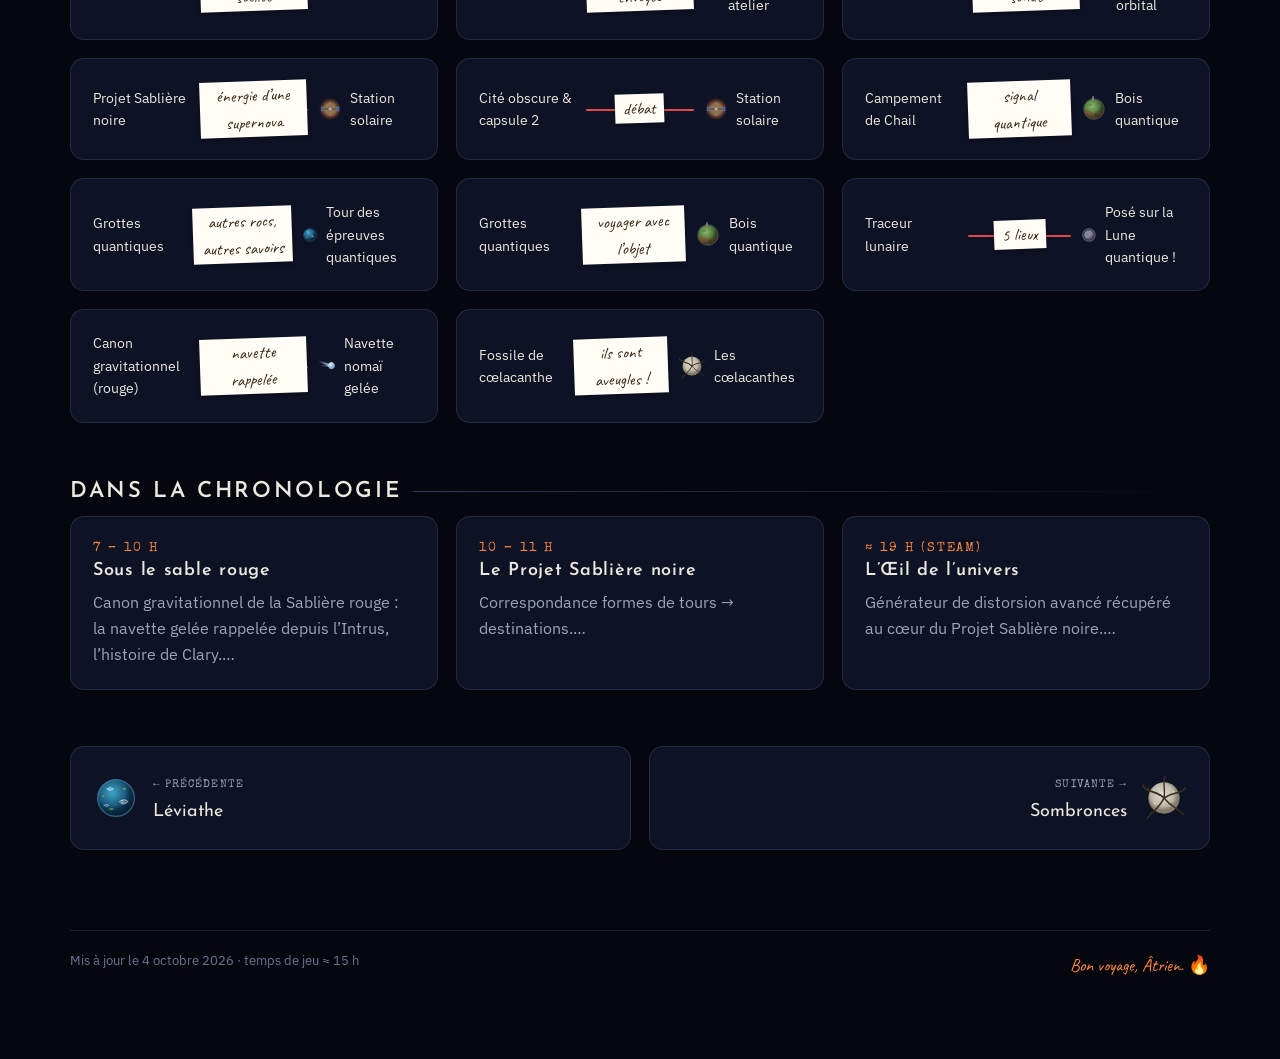
<file: planetes/sablieres.html>
<!doctype html>
<html lang="fr">
<head>
<meta charset="utf-8">
<meta name="viewport" content="width=device-width, initial-scale=1">
<title>Carnet de bord — Outer Wilds</title>
<link rel="stylesheet" href="../assets/style.css">
</head>
<body data-page="sablieres" data-root="../">
<div class="page"></div>
<script src="../assets/data.js"></script>
<script src="../assets/journal.js"></script>
<script src="../assets/common.js"></script>
<script src="../assets/planet.js"></script>
</body>
</html>
</file>
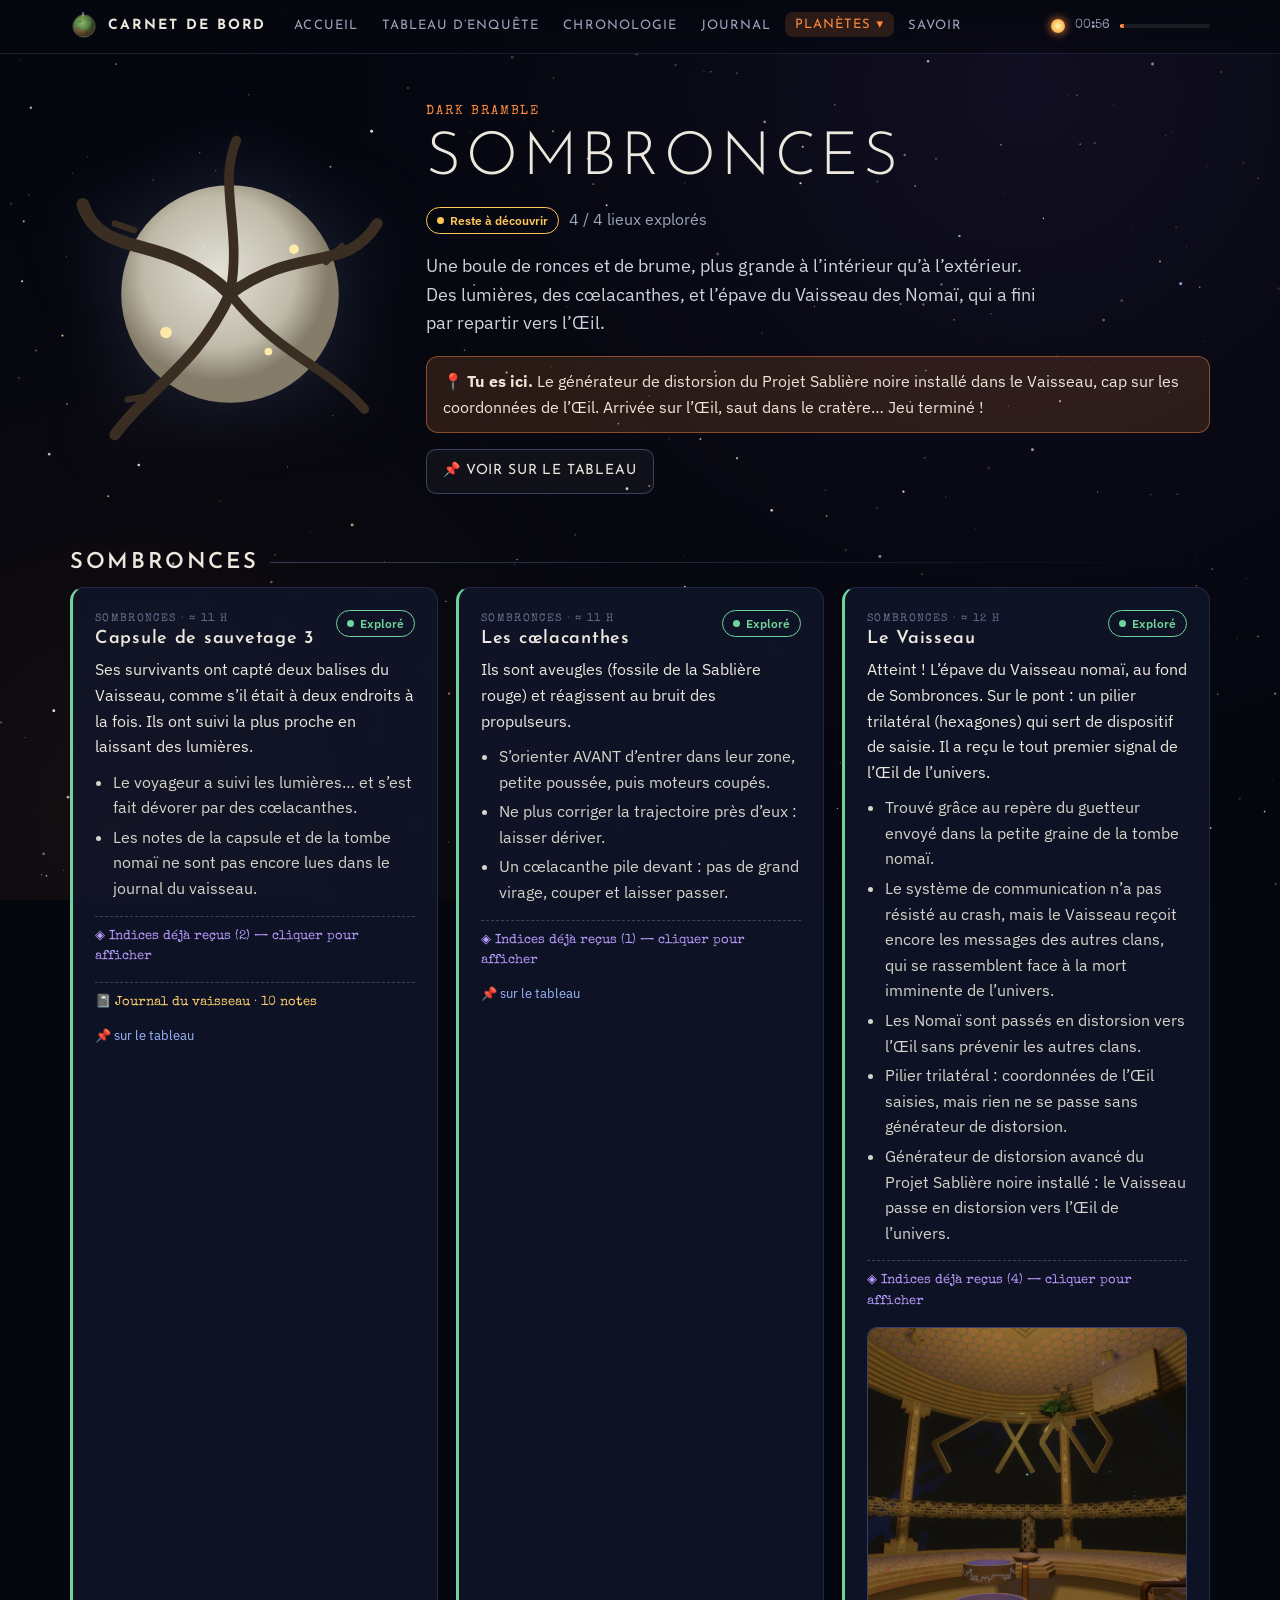
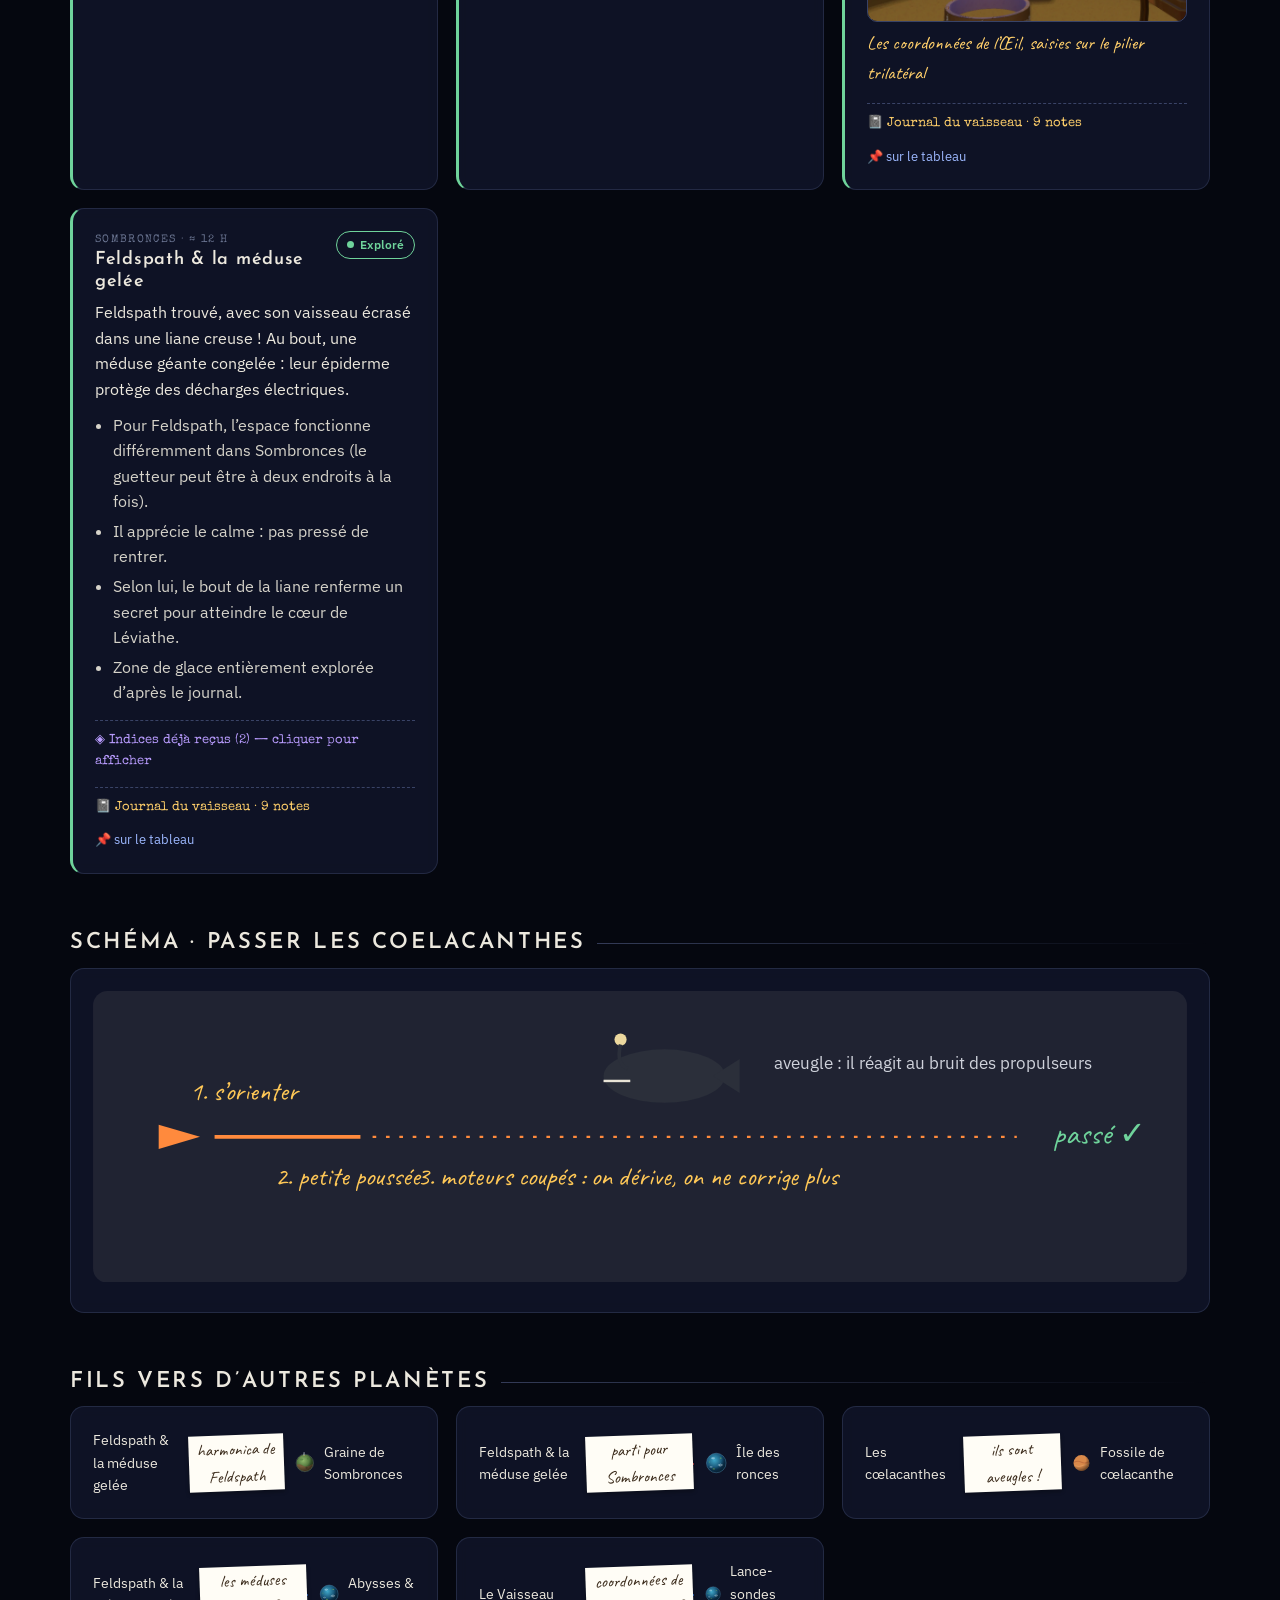
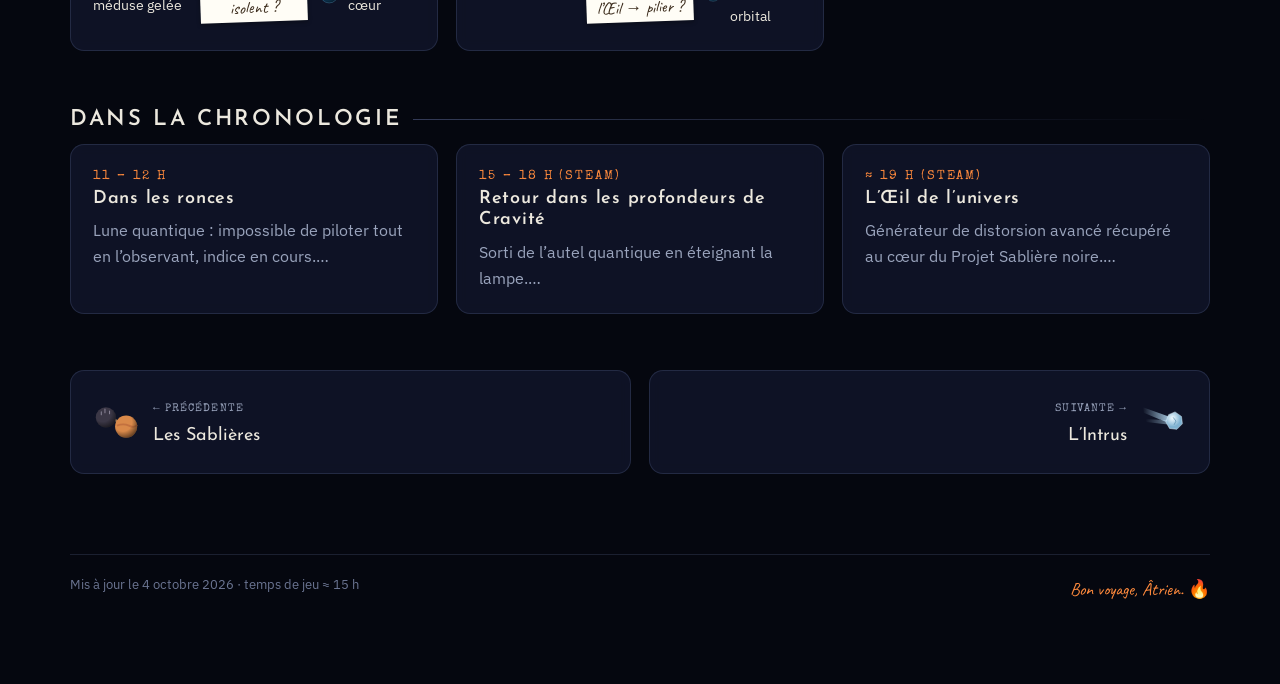
<file: planetes/sombronces.html>
<!doctype html>
<html lang="fr">
<head>
<meta charset="utf-8">
<meta name="viewport" content="width=device-width, initial-scale=1">
<title>Carnet de bord — Outer Wilds</title>
<link rel="stylesheet" href="../assets/style.css">
</head>
<body data-page="sombronces" data-root="../">
<div class="page"></div>
<script src="../assets/data.js"></script>
<script src="../assets/journal.js"></script>
<script src="../assets/common.js"></script>
<script src="../assets/planet.js"></script>
</body>
</html>
</file>
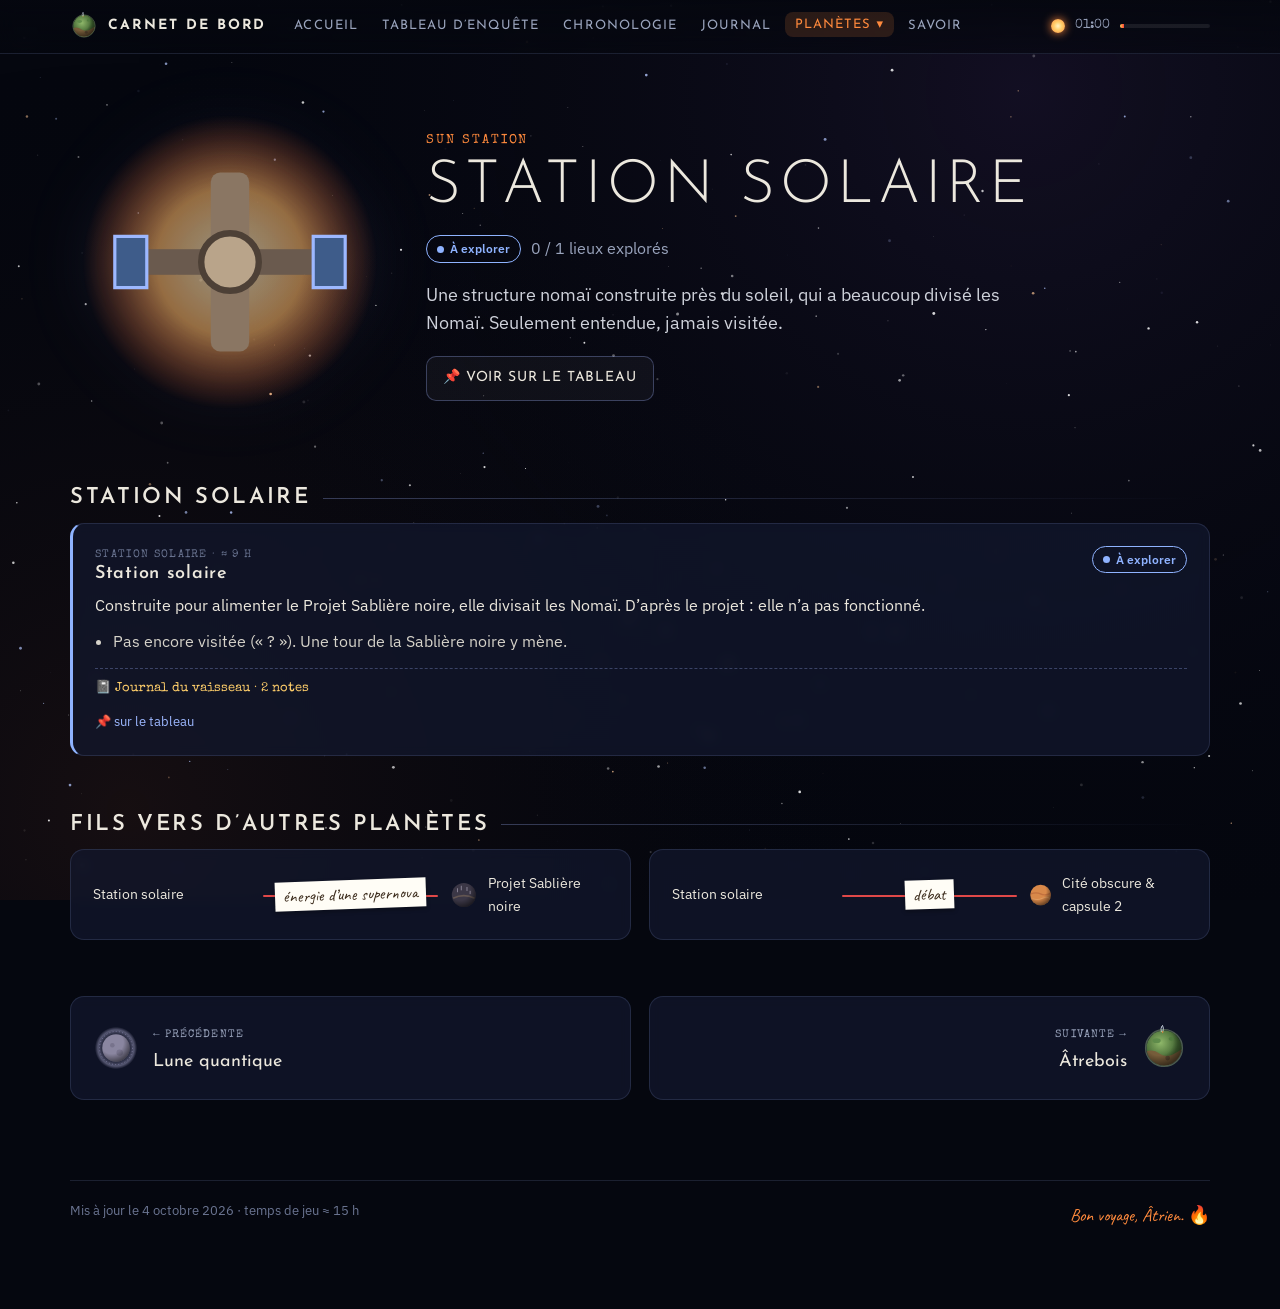
<file: planetes/station-solaire.html>
<!doctype html>
<html lang="fr">
<head>
<meta charset="utf-8">
<meta name="viewport" content="width=device-width, initial-scale=1">
<title>Carnet de bord — Outer Wilds</title>
<link rel="stylesheet" href="../assets/style.css">
</head>
<body data-page="station-solaire" data-root="../">
<div class="page"></div>
<script src="../assets/data.js"></script>
<script src="../assets/journal.js"></script>
<script src="../assets/common.js"></script>
<script src="../assets/planet.js"></script>
</body>
</html>
</file>
<file: assets/style.css>
@import url('https://fonts.googleapis.com/css2?family=Josefin+Sans:wght@300;400;600;700&family=IBM+Plex+Sans:ital,wght@0,400;0,500;0,600;1,400&family=Caveat:wght@500;700&family=Special+Elite&display=swap');

:root {
  --space-0: #05070f;
  --space-1: #0b1022;
  --space-2: #131a33;
  --panel: rgba(18, 24, 46, 0.72);
  --panel-solid: #141b34;
  --line: rgba(160, 180, 255, 0.14);
  --line-strong: rgba(160, 180, 255, 0.3);
  --ink: #ece8de;
  --muted: #9aa4bd;
  --faint: #6b7592;
  --ember: #ff8a3d;
  --ember-soft: rgba(255, 138, 61, 0.15);
  --nomai: #9db8ff;
  --nomai-violet: #b99cff;
  --sun: #ffcf6b;

  --st-done: #6fd39b;
  --st-partial: #ffc857;
  --st-blocked: #ff7a7a;
  --st-current: #ff8a3d;
  --st-todo: #8fb3ff;

  --radius: 14px;
  --font-title: 'Josefin Sans', system-ui, sans-serif;
  --font-body: 'IBM Plex Sans', system-ui, sans-serif;
  --font-hand: 'Caveat', cursive;
  --font-type: 'Special Elite', 'Courier New', monospace;
}

* { box-sizing: border-box; }
html { scroll-behavior: smooth; }
body {
  margin: 0;
  background: var(--space-0);
  color: var(--ink);
  font-family: var(--font-body);
  font-size: 16px;
  line-height: 1.6;
  min-height: 100vh;
  overflow-x: hidden;
}
a { color: var(--nomai); text-decoration: none; }
a:hover { color: #fff; }

#starfield { position: fixed; inset: 0; z-index: 0; pointer-events: none; }
.page { position: relative; z-index: 1; max-width: 1180px; margin: 0 auto; padding: 0 20px 80px; }

/* ---------- Header / Nav ---------- */
.topbar {
  position: sticky; top: 0; z-index: 50;
  backdrop-filter: blur(10px);
  background: linear-gradient(to bottom, rgba(5,7,15,.92), rgba(5,7,15,.6));
  border-bottom: 1px solid var(--line);
}
.topbar-inner { max-width: 1180px; margin: 0 auto; padding: 10px 20px; display: flex; align-items: center; gap: 18px; flex-wrap: wrap; }
.brand { display: flex; align-items: center; gap: 10px; font-family: var(--font-title); font-weight: 700; letter-spacing: .14em; text-transform: uppercase; font-size: 14px; color: var(--ink); }
.brand svg { width: 28px; height: 28px; }
.nav { display: flex; gap: 4px; flex-wrap: wrap; flex: 1; }
.nav a { font-family: var(--font-title); font-size: 13px; letter-spacing: .08em; text-transform: uppercase; color: var(--muted); padding: 6px 10px; border-radius: 8px; transition: .2s; }
.nav a:hover { color: var(--ink); background: rgba(255,255,255,.05); }
.nav a.active { color: var(--ember); background: var(--ember-soft); }
.nav .dd { position: relative; }
.nav .dd-menu { display: none; position: absolute; top: 100%; left: 0; background: var(--panel-solid); border: 1px solid var(--line-strong); border-radius: 10px; padding: 6px; min-width: 210px; box-shadow: 0 20px 40px rgba(0,0,0,.5); }
.nav .dd:hover .dd-menu, .nav .dd:focus-within .dd-menu { display: block; }
.nav .dd-menu a { display: flex; align-items: center; gap: 8px; text-transform: none; letter-spacing: 0; font-family: var(--font-body); font-size: 14px; }
.nav .dd-menu a .dot { width: 8px; height: 8px; border-radius: 50%; }

.loop { display: flex; align-items: center; gap: 10px; font-family: var(--font-type); font-size: 13px; color: var(--muted); }
.loop-bar { width: 90px; height: 4px; background: rgba(255,255,255,.08); border-radius: 4px; overflow: hidden; }
.loop-bar i { display: block; height: 100%; width: 0; background: linear-gradient(90deg, var(--sun), var(--ember), #ff3d3d); }
.loop .sunico { width: 14px; height: 14px; border-radius: 50%; background: radial-gradient(circle, #fff3c4, var(--sun) 40%, var(--ember)); box-shadow: 0 0 10px var(--ember); transition: transform 1s; }

/* ---------- Typo ---------- */
h1, h2, h3 { font-family: var(--font-title); font-weight: 600; letter-spacing: .04em; line-height: 1.2; margin: 0 0 .5em; }
h1 { font-size: clamp(32px, 6vw, 58px); font-weight: 300; letter-spacing: .08em; text-transform: uppercase; }
h2 { font-size: 22px; text-transform: uppercase; letter-spacing: .12em; color: var(--ink); display: flex; align-items: center; gap: 12px; }
h2::after { content: ""; flex: 1; height: 1px; background: linear-gradient(90deg, var(--line-strong), transparent); }
h3 { font-size: 18px; }
.eyebrow { font-family: var(--font-type); color: var(--ember); font-size: 13px; letter-spacing: .15em; text-transform: uppercase; }
.muted { color: var(--muted); }
.hand { font-family: var(--font-hand); }

section { margin-top: 56px; }

/* ---------- Panels ---------- */
.panel { background: var(--panel); border: 1px solid var(--line); border-radius: var(--radius); padding: 22px; backdrop-filter: blur(6px); }
.grid { display: grid; gap: 18px; }
.grid-2 { grid-template-columns: repeat(auto-fit, minmax(300px, 1fr)); }
.grid-3 { grid-template-columns: repeat(auto-fit, minmax(240px, 1fr)); }
.grid-4 { grid-template-columns: repeat(auto-fit, minmax(170px, 1fr)); }

/* ---------- Status pills ---------- */
.pill { display: inline-flex; align-items: center; gap: 6px; font-size: 12px; font-weight: 600; padding: 3px 10px; border-radius: 99px; border: 1px solid currentColor; white-space: nowrap; }
.pill::before { content: ""; width: 7px; height: 7px; border-radius: 50%; background: currentColor; }
.st-done { color: var(--st-done); }
.st-partial { color: var(--st-partial); }
.st-blocked { color: var(--st-blocked); }
.st-current { color: var(--st-current); }
.st-todo { color: var(--st-todo); }
.pill.st-current::before { animation: pulse 1.6s infinite; }
@keyframes pulse { 0%,100% { box-shadow: 0 0 0 0 currentColor; } 50% { box-shadow: 0 0 0 5px transparent; } }

/* ---------- Stat tiles ---------- */
.stat { padding: 18px 20px; }
.stat .k { font-family: var(--font-type); font-size: 12px; color: var(--muted); text-transform: uppercase; letter-spacing: .1em; }
.stat .v { font-family: var(--font-title); font-size: 34px; font-weight: 600; margin-top: 4px; }
.stat .s { font-size: 13px; color: var(--faint); }

/* ---------- Location cards (planet pages) ---------- */
.loc { position: relative; border-left: 3px solid var(--c, var(--line-strong)); }
.loc header { display: flex; justify-content: space-between; align-items: flex-start; gap: 10px; margin-bottom: 8px; }
.loc h3 { margin: 0; }
.loc .zone { font-family: var(--font-type); font-size: 11px; letter-spacing: .12em; color: var(--faint); text-transform: uppercase; }
.loc ul { margin: 10px 0 0; padding-left: 18px; }
.loc li { margin: 4px 0; color: #d6d3ca; }
.loc .hours { font-family: var(--font-type); font-size: 12px; color: var(--faint); }

details.hints { margin-top: 14px; border-top: 1px dashed var(--line-strong); padding-top: 10px; }
details.hints summary { cursor: pointer; font-family: var(--font-type); font-size: 13px; color: var(--nomai-violet); list-style: none; }
details.hints summary::-webkit-details-marker { display: none; }
details.hints summary::before { content: "◈ "; }
.hint { display: flex; gap: 10px; margin-top: 8px; font-size: 14px; color: #cfd6ea; }
.hint .lvl { flex: none; font-family: var(--font-type); font-size: 11px; padding: 2px 6px; border-radius: 4px; height: fit-content; background: rgba(185,156,255,.14); color: var(--nomai-violet); }

/* ---------- Buttons ---------- */
.btn { display: inline-flex; align-items: center; gap: 8px; padding: 10px 16px; border-radius: 10px; border: 1px solid var(--line-strong); background: rgba(255,255,255,.04); color: var(--ink); font-family: var(--font-title); font-size: 14px; letter-spacing: .06em; text-transform: uppercase; cursor: pointer; transition: .2s; }
.btn:hover { border-color: var(--ember); color: var(--ember); background: var(--ember-soft); }
.btn.primary { background: var(--ember); color: #1a0d03; border-color: var(--ember); font-weight: 700; }
.btn.primary:hover { filter: brightness(1.1); color: #1a0d03; }

/* ---------- Footer ---------- */
.foot { margin-top: 80px; padding-top: 20px; border-top: 1px solid var(--line); font-size: 13px; color: var(--faint); display: flex; justify-content: space-between; flex-wrap: wrap; gap: 10px; }

/* ---------- Nomai spiral decoration ---------- */
.nomai-spiral { position: absolute; opacity: .18; pointer-events: none; }

/* ---------- Reveal anim ---------- */
.reveal { opacity: 0; transform: translateY(14px); transition: opacity .7s ease, transform .7s ease; }
.reveal.in { opacity: 1; transform: none; }
@media (prefers-reduced-motion: reduce) {
  .reveal { opacity: 1; transform: none; transition: none; }
  * { animation: none !important; }
}

@media (max-width: 700px) {
  .page { padding: 0 16px 60px; }
  .loop { display: none; }
  h2 { font-size: 18px; }
}

/* ---------- Pages planètes ---------- */
.phero { display: grid; grid-template-columns: 320px 1fr; gap: 36px; align-items: center; padding-top: 48px; }
.phero .spin svg { width: 100%; height: auto; filter: drop-shadow(0 0 40px rgba(157,184,255,.18)); animation: spin 160s linear infinite; }
.phero h1 { font-size: clamp(34px, 6vw, 60px); margin-bottom: 12px; }
.phero h1 .sub { font-size: .4em; color: var(--muted); letter-spacing: .1em; }
.phero .lead { font-size: 18px; color: #cfd2db; max-width: 620px; }
.herebox { margin-top: 14px; padding: 12px 16px; border-radius: 12px; background: var(--ember-soft); border: 1px solid rgba(255,138,61,.45); color: #f3e4d6; }
@keyframes spin { to { transform: rotate(360deg); } }
.thread { display: grid; grid-template-columns: 1fr 1.1fr 1fr; align-items: center; gap: 10px; color: var(--ink); font-size: 14px; transition: .25s; }
.thread:hover { border-color: var(--yc); color: var(--ink); transform: translateY(-2px); }
.thread .yarn { position: relative; text-align: center; }
.thread .yarn i { position: absolute; left: 0; right: 0; top: 50%; height: 2px; background: var(--yc); border-radius: 2px; }
.thread .yarn em { position: relative; background: #fffdf6; color: #3a2a1a; padding: 1px 8px; font-size: 17px; font-style: normal; box-shadow: 0 2px 4px rgba(0,0,0,.3); display: inline-block; transform: rotate(-2deg); }
.pnav { display: grid; grid-template-columns: 1fr 1fr; gap: 18px; }
.pnav a { display: flex; align-items: center; gap: 14px; color: var(--ink); font-family: var(--font-title); font-size: 18px; }
.pnav a:hover { border-color: var(--ember); }
.pnav small { font-family: var(--font-type); font-size: 11px; color: var(--muted); letter-spacing: .1em; text-transform: uppercase; }
.loc.flash { animation: flash 1.6s ease 2; }
@keyframes flash { 50% { box-shadow: 0 0 0 4px var(--ember); } }
@media (max-width: 760px) { .phero { grid-template-columns: 1fr; } .phero .spin { max-width: 200px; margin: 0 auto; } .thread { grid-template-columns: 1fr; text-align: center; } .thread .yarn { height: 30px; } }
@media (max-width: 700px) {
  .topbar-inner { gap: 4px; padding: 8px 12px; }
  .nav { flex: 1 1 100%; flex-wrap: nowrap; overflow-x: auto; scrollbar-width: none; }
  .nav a { white-space: nowrap; padding: 6px 8px; }
  .nav .dd-menu { display: none !important; }
}

/* ---------- Extraits du journal du vaisseau ---------- */
details.logx { margin-top: 14px; border-top: 1px dashed var(--line-strong); padding-top: 10px; }
details.logx summary { cursor: pointer; font-family: var(--font-type); font-size: 13px; color: var(--sun); list-style: none; }
details.logx summary::-webkit-details-marker { display: none; }
.logentry { margin-top: 10px; }
.logentry .lh { display: flex; justify-content: space-between; gap: 8px; align-items: baseline; flex-wrap: wrap; font-size: 14px; }
.ls { font-family: var(--font-type); font-size: 11px; padding: 1px 7px; border-radius: 4px; }
.ls-done { color: var(--st-done); background: rgba(111,211,155,.1); }
.ls-more { color: var(--st-partial); background: rgba(255,200,87,.1); }
.ls-rumor { color: var(--st-todo); background: rgba(143,179,255,.1); }
ul.logfacts { list-style: none; padding: 0; margin: 6px 0 0; }
ul.logfacts li { position: relative; padding: 6px 0 6px 46px; font-size: 14px; color: #d8d6cf; border-top: 1px solid rgba(255,255,255,.04); }
ul.logfacts li.rumor { color: #b9c3dc; font-style: italic; }
ul.logfacts li .n { position: absolute; left: 0; top: 7px; font-family: var(--font-type); font-size: 11px; color: var(--faint); font-style: normal; }
ul.logfacts li.rumor::after { content: "rumeur"; margin-left: 8px; font-family: var(--font-type); font-size: 10px; font-style: normal; color: var(--st-todo); opacity: .8; }
.new { display: inline-block; margin-right: 6px; font-family: var(--font-type); font-size: 10px; font-style: normal; color: #1a0d03; background: var(--ember); padding: 0 6px; border-radius: 99px; vertical-align: 1px; }

/* ---------- Captures d'écran ---------- */
figure.shot { margin: 14px 0 0; }
figure.shot img { width: 100%; display: block; border-radius: 10px; border: 1px solid var(--line-strong); }
figure.shot figcaption { font-family: var(--font-hand); font-size: 19px; color: var(--sun); margin-top: 6px; }
</file>
